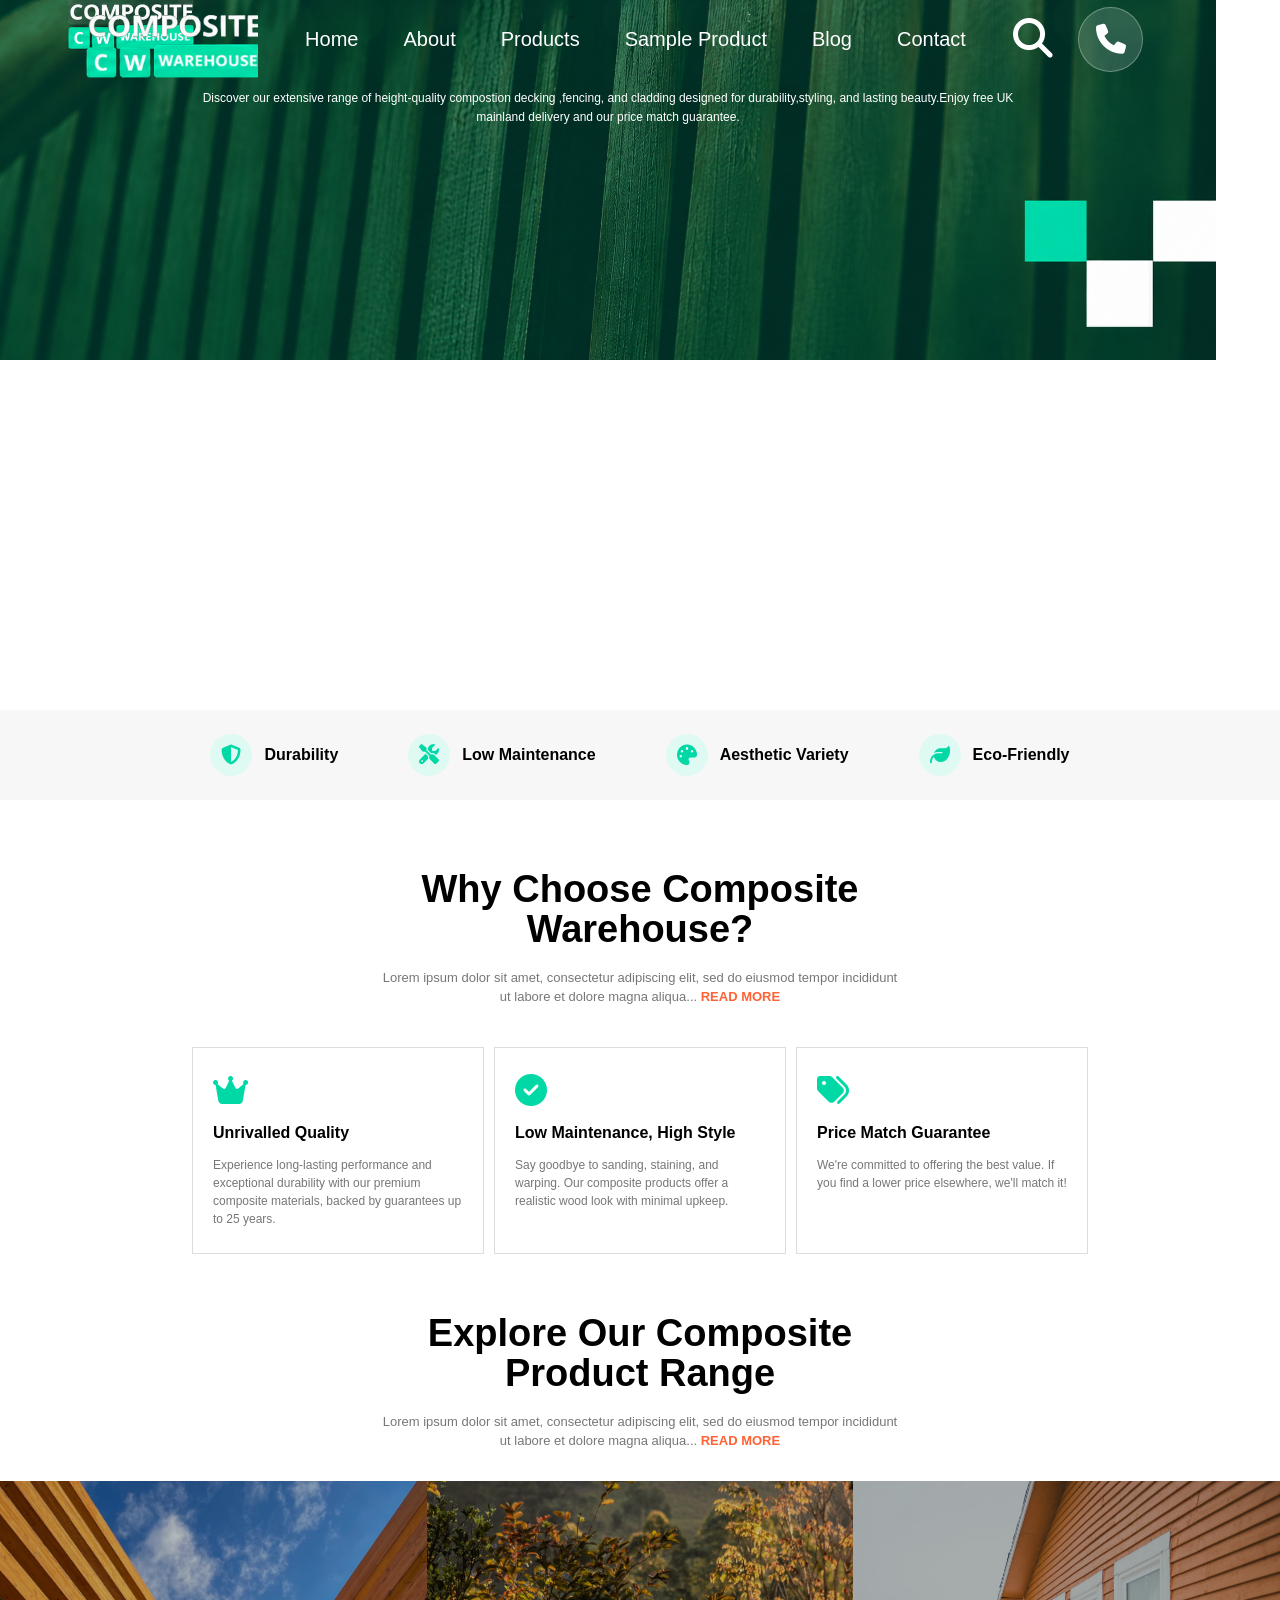
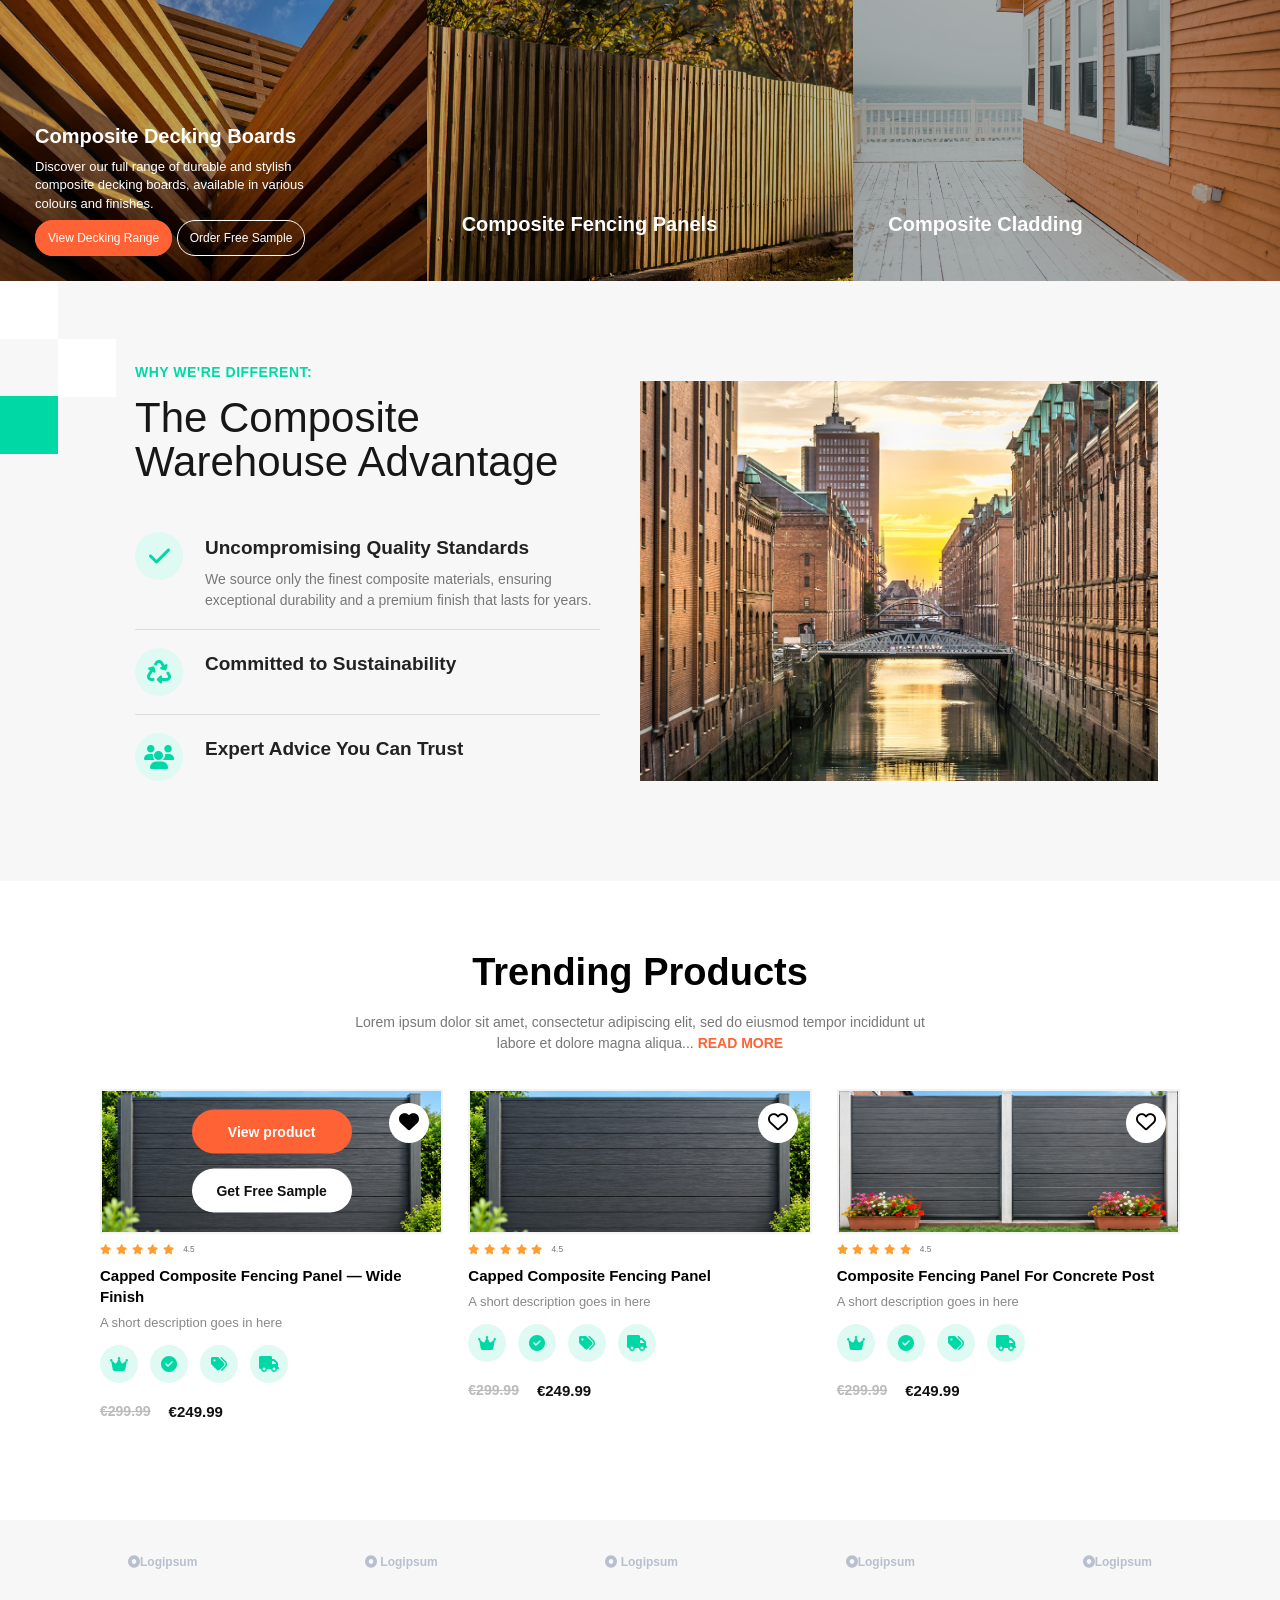
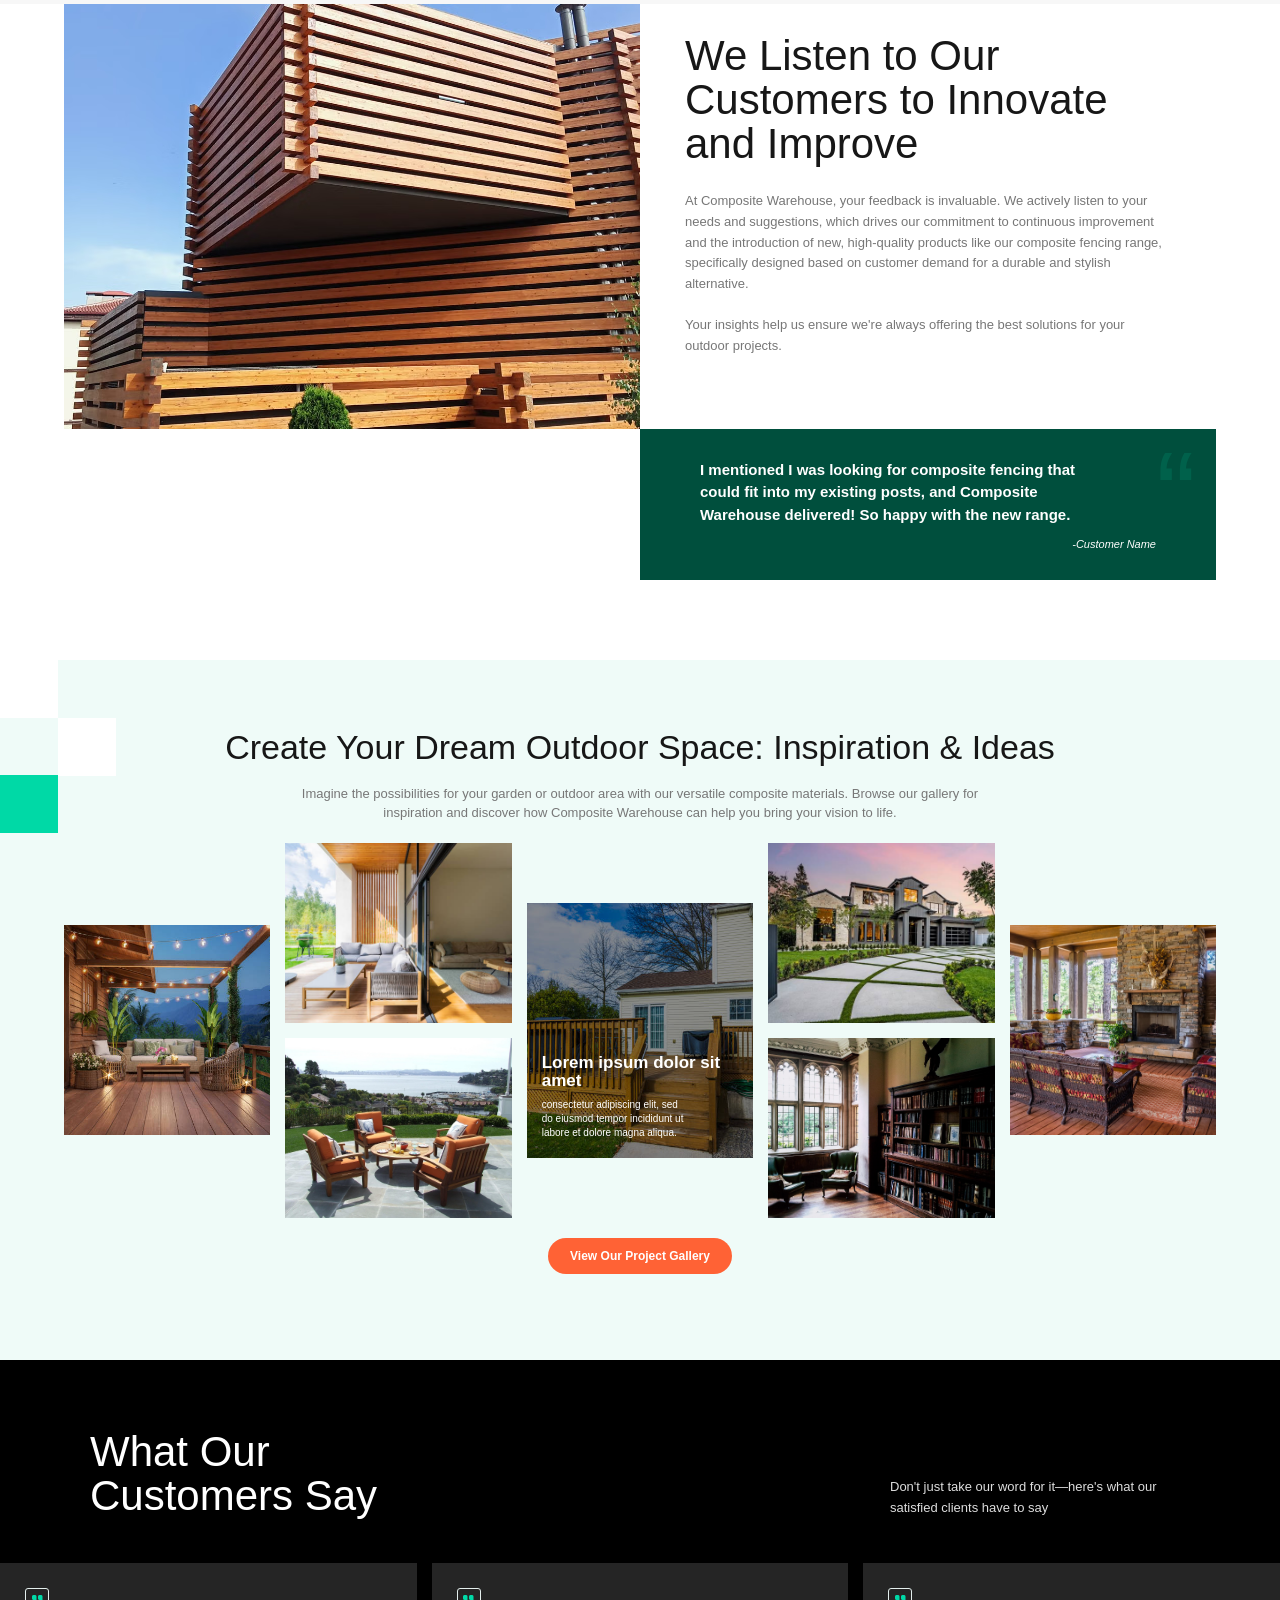
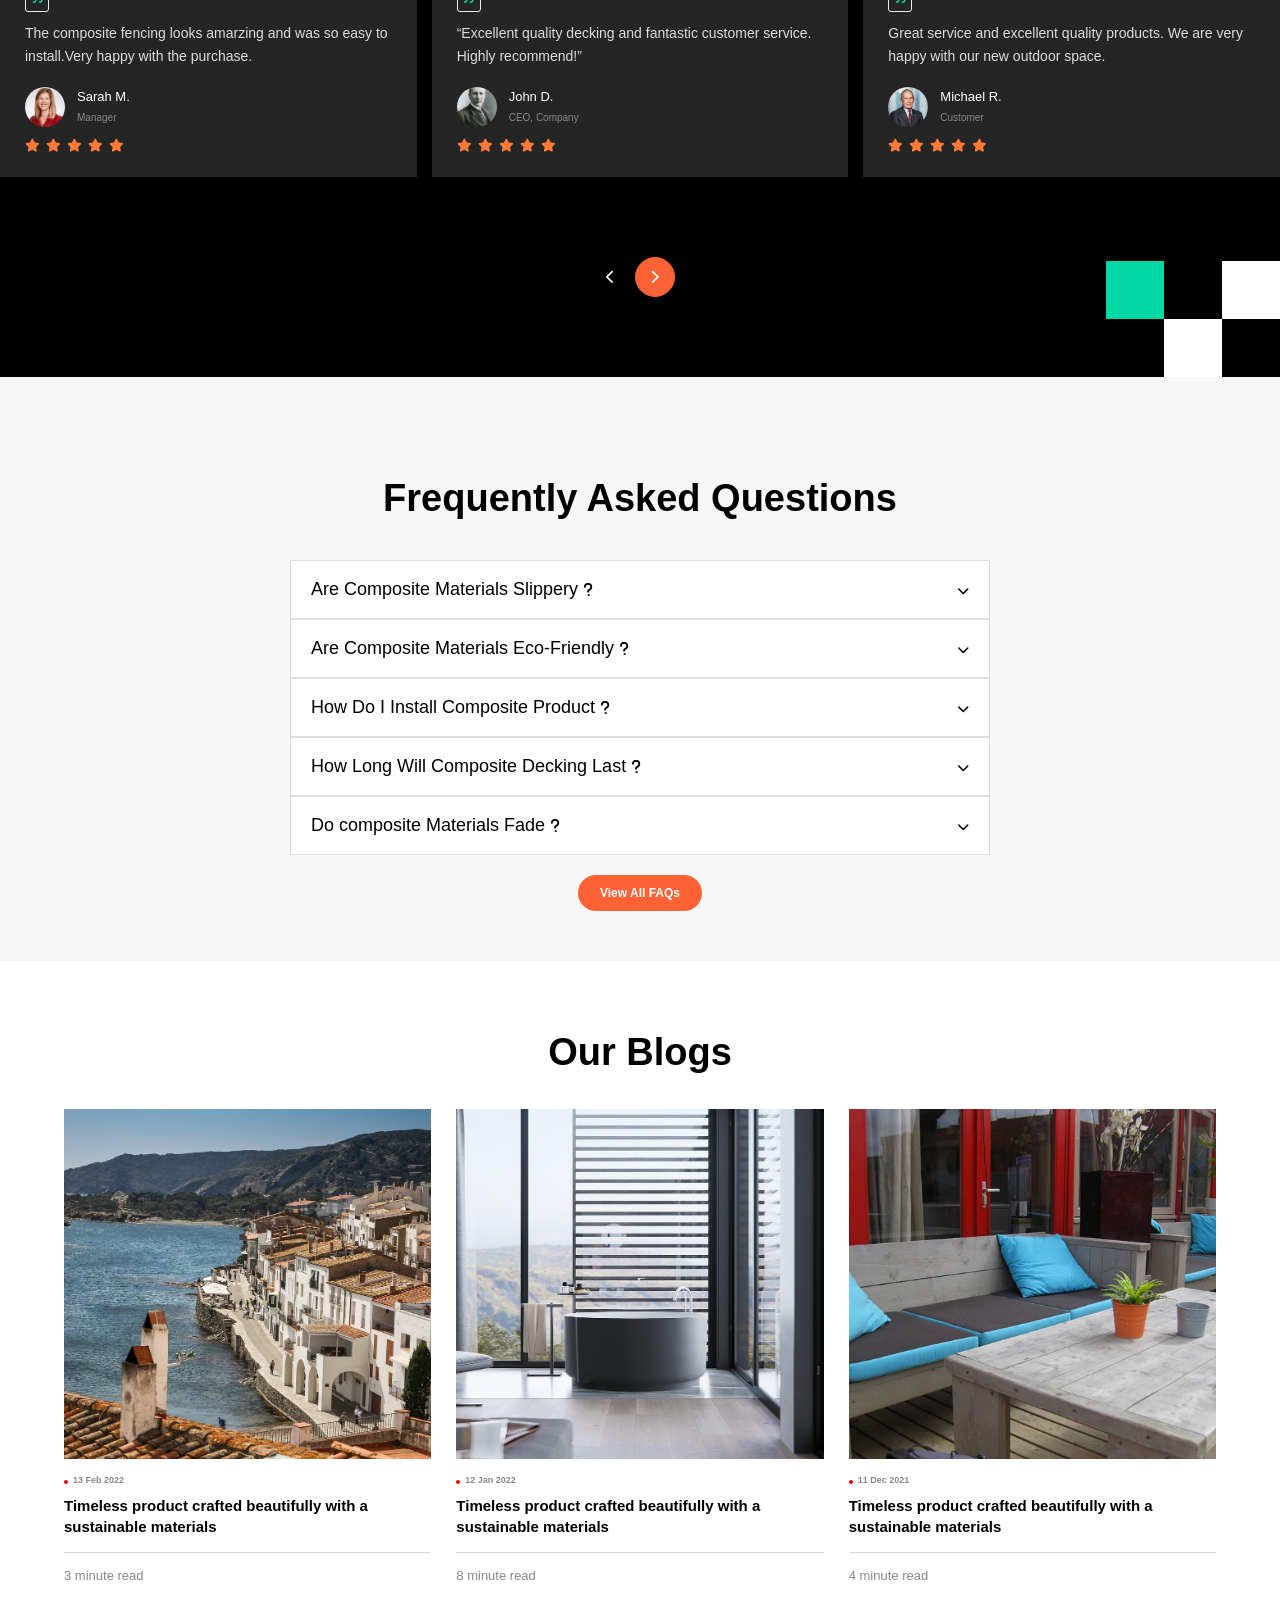
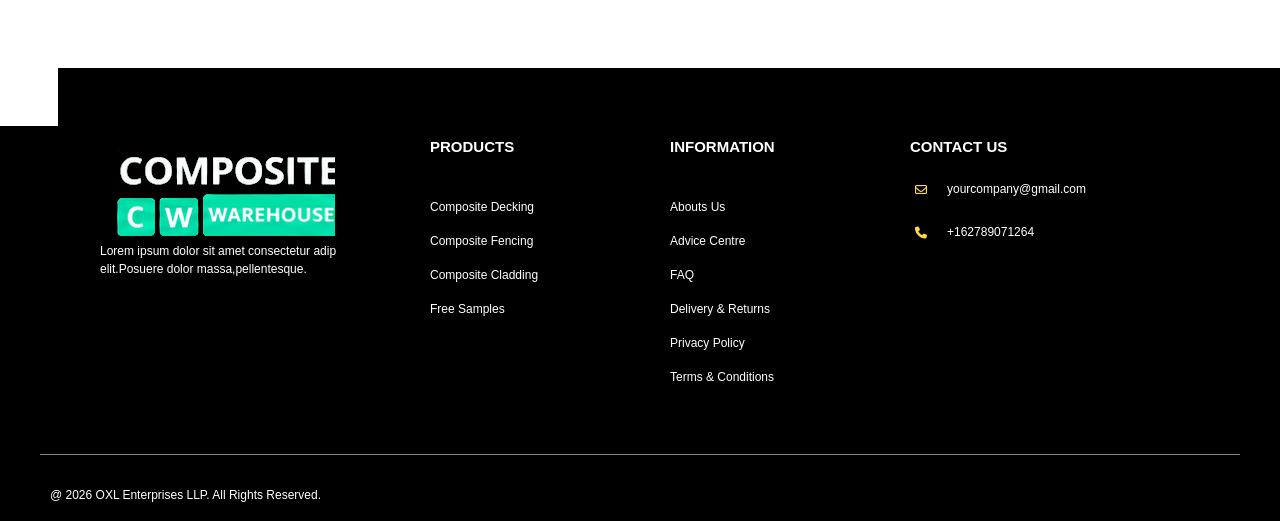
<file: index.html>
<!DOCTYPE html>
<html lang="en">

<head>
    <meta charset="UTF-8">
    <meta name="viewport" content="width=device-width, initial-scale=1.0">
    <link rel="stylesheet" href="https://cdnjs.cloudflare.com/ajax/libs/font-awesome/6.7.2/css/all.min.css">

    <link rel="stylesheet" href="style.css">

    <title>Website</title>
</head>

<body>
    <section class="hero">
        <div class="container">
            <div class="navbar">

                <div class="nav">
                    <img src="logo.png" alt="Logo" class="logo">
                    <div class="nav-links">
                        <a href="index.html">Home</a>
                        <a href="about.html">About</a>
                        <a href="products.html">Products</a>
                        <a href="sample.html">Sample Product</a>
                        <a href="blog.html">Blog</a>
                        <a href="contact.html">Contact</a>
                    </div>
                    <div class="nav-icons">
                        <span class="search">
                            <i class="fa-solid fa-magnifying-glass search-icon"></i>
                        </span>
                        <span class="call">
                            <i class="fa-solid fa-phone phone-icon"></i>
                        </span>
                    </div>
                </div>
                <div class="hero-content">
                    <p>
                        Discover our extensive range of height-quality compostion decking ,fencing, and cladding
                        designed
                        for
                        durability,styling, and lasting beauty.Enjoy free UK mainland delivery and our price match
                        guarantee.
                    </p>
                </div>

            </div>
        </div>

    </section>
    <section class="why-section">
        <div class="features">
            <div class="feature">
                <span><i class="fa-solid fa-shield-halved"></i></span>
                <p>Durability</p>
            </div>

            <div class="feature">
                <span><i class="fa-solid fa-screwdriver-wrench"></i></span>
                <p>Low Maintenance</p>
            </div>

            <div class="feature">
                <span><i class="fa-solid fa-palette"></i></span>
                <p>Aesthetic Variety</p>
            </div>

            <div class="feature">
                <span><i class="fa-solid fa-leaf"></i></span>
                <p>Eco-Friendly</p>
            </div>
        </div>
        <div class="section-heading">

            <h2>
                Why Choose Composite
                Warehouse?
            </h2>

            <p>
                Lorem ipsum dolor sit amet, consectetur adipiscing elit, sed do eiusmod tempor
                incididunt ut labore et dolore magna aliqua...
                <a href="#">READ MORE</a>
            </p>

        </div>
        <div class="cards">

            <div class="card">
                <div class="card-icon"> <i class="fa-solid fa-crown"></i></div>

                <h3>Unrivalled Quality</h3>

                <p>
                    Experience long-lasting performance and exceptional durability
                    with our premium composite materials, backed by guarantees
                    up to 25 years.
                </p>
            </div>


            <div class="card">
                <div class="card-icon"> <i class="fa-solid fa-circle-check"></i></div>

                <h3>
                    Low Maintenance,
                    High Style
                </h3>

                <p>
                    Say goodbye to sanding, staining, and warping. Our composite
                    products offer a realistic wood look with minimal upkeep.
                </p>
            </div>


            <div class="card">
                <div class="card-icon"> <i class="fa-solid fa-tags"></i></div>

                <h3>Price Match Guarantee</h3>

                <p>
                    We're committed to offering the best value. If you find a
                    lower price elsewhere, we'll match it!
                </p>
            </div>

        </div>
        <div class="product-heading">

            <h2>
                Explore Our Composite
                Product Range
            </h2>

            <p>
                Lorem ipsum dolor sit amet, consectetur adipiscing elit, sed do eiusmod tempor
                incididunt ut labore et dolore magna aliqua...
                <a href="#">READ MORE</a>
            </p>

        </div>
        <div class="products">

            <div class="product">
                <img src="project1.avif" alt="Composite Decking">

                <div class="product-content">
                    <h3>Composite Decking Boards</h3>
                    <p>
                        Discover our full range of durable and stylish composite
                        decking boards, available in various colours and finishes.
                    </p>

                    <div class="product-buttons">
                        <a href="products.html" class="btn1">View Decking Range</a>
                        <a href="sample.html" class="btn2">Order Free Sample</a>
                    </div>
                </div>
            </div>

            <div class="product">
                <img src="project3.avif" alt="Composite Fencing">

                <div class="product-content">
                    <h3>Composite Fencing Panels</h3>
                </div>
            </div>

            <div class="product">
                <img src="pro1.avif" alt="Composite Cladding">

                <div class="product-content">
                    <h3>Composite Cladding</h3>
                </div>
            </div>

        </div>

    </section>
    <section class="advantage">
        <div class="decor-box box-white"></div>
        <div class="decor-box box1-white"></div>
        <div class="decor-box box-green"></div>

        <div class="advantage-container">
            <div class="advantage-content">

                <span class="small-title">WHY WE'RE DIFFERENT:</span>

                <h2>
                    The Composite
                    Warehouse Advantage
                </h2>
                <div class="advantage-item">

                    <div class="advantage-icon">
                        <i class="fa-solid fa-check"></i>
                    </div>

                    <div>
                        <h3>Uncompromising Quality Standards</h3>

                        <p>
                            We source only the finest composite materials, ensuring
                            exceptional durability and a premium finish that lasts for years.
                        </p>
                    </div>

                </div>
                <div class="advantage-item">

                    <div class="advantage-icon">
                        <i class="fa-solid fa-recycle"></i>
                    </div>

                    <div>
                        <h3>Committed to Sustainability</h3>
                    </div>

                </div>
                <div class="advantage-item">

                    <div class="advantage-icon">
                        <i class="fa-solid fa-users"></i>
                    </div>

                    <div>
                        <h3>Expert Advice You Can Trust</h3>
                    </div>

                </div>

            </div>
            <div class="advantage-image">
                <img src="warehouse.jpg" alt="Composite Warehouse">
            </div>

        </div>

    </section>
    <section class="trending-section">

        <div class="container">

            <div class="section-title">
                <h2>Trending Products</h2>

                <p>
                    Lorem ipsum dolor sit amet, consectetur adipiscing elit,
                    sed do eiusmod tempor incididunt ut labore et dolore magna aliqua...
                    <a href="#">READ MORE</a>
                </p>
            </div>


            <div class="product-grid">
                <div class="product-card">

                    <div class="product-image">
                        <img src="image2.png" alt="Composite Fencing">

                        <button class="wishlist">
                            <i class="fa-solid fa-heart"></i>
                        </button>

                        <div class="product-overlay">
                            <a href="products.html" class="btn orange-btn">View product</a>
                            <a href="#" class="btn white-btn">Get Free Sample</a>
                        </div>
                    </div>

                    <div class="product-info">

                        <div class="rating">
                            <span>
                                <i class="fa-solid fa-star"></i>
                                <i class="fa-solid fa-star"></i>
                                <i class="fa-solid fa-star"></i>
                                <i class="fa-solid fa-star"></i>
                                <i class="fa-solid fa-star"></i>
                            </span>
                            <small>4.5</small>
                        </div>

                        <h3>Capped Composite Fencing Panel — Wide Finish</h3>

                        <p>A short description goes in here</p>

                        <div class="product-features">
                            <span><i class="fa-solid fa-crown"></i></span>
                            <span><i class="fa-solid fa-circle-check"></i></span>
                            <span><i class="fa-solid fa-tags"></i></span>
                            <span><i class="fa-solid fa-truck"></i></span>
                        </div>

                        <div class="price">
                            <del>€299.99</del>
                            <strong>€249.99</strong>
                        </div>

                    </div>

                </div>
                <div class="product-card">

                    <div class="product-image">
                        <img src="image2.png" alt="Composite Fencing">

                        <button class="wishlist">
                            <i class="fa-regular fa-heart"></i>
                        </button>
                    </div>

                    <div class="product-info">

                        <div class="rating">
                            <span><i class="fa-solid fa-star"></i>
                                <i class="fa-solid fa-star"></i>
                                <i class="fa-solid fa-star"></i>
                                <i class="fa-solid fa-star"></i>
                                <i class="fa-solid fa-star"></i></span>
                            <small>4.5</small>
                        </div>

                        <h3>Capped Composite Fencing Panel</h3>

                        <p>A short description goes in here</p>

                        <div class="product-features">
                            <span><i class="fa-solid fa-crown"></i></span>
                            <span><i class="fa-solid fa-circle-check"></i></span>
                            <span><i class="fa-solid fa-tags"></i></span>
                            <span><i class="fa-solid fa-truck"></i></span>
                        </div>

                        <div class="price">
                            <del>€299.99</del>
                            <strong>€249.99</strong>
                        </div>

                    </div>

                </div>
                <div class="product-card">

                    <div class="product-image">
                        <img src="image3.png" alt="Composite Fencing">

                        <button class="wishlist">
                            <i class="fa-regular fa-heart"></i>
                        </button>
                    </div>

                    <div class="product-info">

                        <div class="rating">
                            <span><i class="fa-solid fa-star"></i>
                                <i class="fa-solid fa-star"></i>
                                <i class="fa-solid fa-star"></i>
                                <i class="fa-solid fa-star"></i>
                                <i class="fa-solid fa-star"></i></span>
                            <small>4.5</small>
                        </div>

                        <h3>Composite Fencing Panel For Concrete Post</h3>

                        <p>A short description goes in here</p>

                        <div class="product-features">
                            <span><i class="fa-solid fa-crown"></i></span>
                            <span><i class="fa-solid fa-circle-check"></i></span>
                            <span><i class="fa-solid fa-tags"></i></span>
                            <span><i class="fa-solid fa-truck"></i></span>
                        </div>

                        <div class="price">
                            <del>€299.99</del>
                            <strong>€249.99</strong>
                        </div>

                    </div>

                </div>

            </div>

        </div>

    </section>

    <section class="brand-section">
        <div class="brands">
            <span><i class="fa-solid fa-circle-dot"></i>Logipsum</span>
            <span><i class="fa-solid fa-circle-dot"></i> Logipsum</span>
            <span><i class="fa-solid fa-circle-dot"></i> Logipsum</span>
            <span><i class="fa-solid fa-circle-dot"></i>Logipsum</span>
            <span><i class="fa-solid fa-circle-dot"></i>Logipsum</span>
        </div>
    </section>
    <section class="customer-section">

        <div class="customer-container">
            <div class="customer-image">
                <img src="product2.avif" alt="Composite products">
            </div>
            <div class="customer-content">

                <h2>
                    We Listen to Our<br>
                    Customers to Innovate<br>
                    and Improve
                </h2>

                <p>
                    At Composite Warehouse, your feedback is invaluable.
                    We actively listen to your needs and suggestions,
                    which drives our commitment to continuous improvement
                    and the introduction of new, high-quality products
                    like our composite fencing range, specifically designed
                    based on customer demand for a durable and stylish alternative.
                </p>

                <p>
                    Your insights help us ensure we're always offering
                    the best solutions for your outdoor projects.
                </p>

            </div>
            <div class="testimonial">

                <div class="quote">
                    “
                </div>

                <p>
                    I mentioned I was looking for composite fencing
                    that could fit into my existing posts, and Composite
                    Warehouse delivered! So happy with the new range.
                </p>

                <span>-Customer Name</span>

            </div>

        </div>

    </section>
    <section class="inspiration-section">
        <div class="decor-box box-white"></div>
        <div class="decor-box box1-white"></div>
        <div class="decor-box box-green"></div>



        <div class="inspiration-container">
            <div class="inspiration-heading">

                <h2>
                    Create Your Dream Outdoor
                    Space: Inspiration & Ideas
                </h2>

                <p>
                    Imagine the possibilities for your garden or outdoor area with our versatile composite materials.
                    Browse our gallery for inspiration and discover how Composite Warehouse can help you bring
                    your vision to life.
                </p>

            </div>
            <div class="gallery">
                <div class="gallery-item image1">
                    <img src="outerdoor.jpg" alt="Outdoor space">
                </div>

                <div class="gallery-item image2">
                    <img src="outerdeck.jpg" alt="Outdoor deck">
                </div>

                <div class="gallery-item center-image">

                    <img src="outerproject.jpg" alt="Outdoor project">

                    <div class="gallery-overlay">

                        <h3>
                            Lorem ipsum dolor
                            sit amet
                        </h3>
                        <p>
                            consectetur adipiscing elit, sed do
                            eiusmod tempor incididunt ut labore
                            et dolore magna aliqua.
                        </p>

                    </div>

                </div>

                <div class="gallery-item image4">
                    <img src="outdoor area.jpg" alt="Outdoor area">
                </div>
                <div class="gallery-item image5">
                    <img src="img.jpg" alt="Outdoor deck">
                </div>

                <div class="gallery-item image6">
                    <img src="green area.jpg" alt="Garden deck">
                </div>

                <div class="gallery-item image7">
                    <img src="space.jpg" alt="Garden deck">
                </div>


            </div>
            <a href="sample.html" class="gallery-btn">
                View Our Project Gallery
            </a>

        </div>

    </section>
    <section class="testimonial-section">

        <div class="testimonial-top">

            <div class="testimonial-heading">
                <h2>What Our Customers Say</h2>
            </div>

            <div class="testimonial-intro">
                <p>
                    Don't just take our word for it—here's what
                    our satisfied clients have to say
                </p>
            </div>

        </div>


        <div class="testimonial-cards">
            <div class="testimonial-card">

                <div class="quote-icon">
                    <i class="fa-solid fa-quote-right"></i>
                </div>

                <p class="review">
                    The composite fencing looks amarzing and was so easy to install.Very happy with the purchase.
                </p>

                <div class="customer-info">

                    <img src="sara.jpg" alt="Customer">

                    <div>
                        <h4>Sarah M.</h4>
                        <span>Manager</span>
                    </div>

                </div>

                <div class="stars">
                    <i class="fa-solid fa-star"></i>
                    <i class="fa-solid fa-star"></i>
                    <i class="fa-solid fa-star"></i>
                    <i class="fa-solid fa-star"></i>
                    <i class="fa-solid fa-star"></i>
                </div>

            </div>
            <div class="testimonial-card">

                <div class="quote-icon">
                    <i class="fa-solid fa-quote-right"></i>
                </div>

                <p class="review">
                    “Excellent quality decking and fantastic customer
                    service. Highly recommend!”
                </p>

                <div class="customer-info">

                    <img src="john.jpg" alt="Customer">

                    <div>
                        <h4>John D.</h4>
                        <span>CEO, Company</span>
                    </div>
                </div>
                <div class="stars">
                    <i class="fa-solid fa-star"></i>
                    <i class="fa-solid fa-star"></i>
                    <i class="fa-solid fa-star"></i>
                    <i class="fa-solid fa-star"></i>
                    <i class="fa-solid fa-star"></i>
                </div>
            </div>
            <div class="testimonial-card">
                <div class="quote-icon">
                    <i class="fa-solid fa-quote-right"></i>
                </div>
                <p class="review">
                    Great service and excellent quality products.
                    We are very happy with our new outdoor space.
                </p>
                <div class="customer-info">
                    <img src="mic.jpg" alt="Customer">
                    <div>
                        <h4>Michael R.</h4>
                        <span>Customer</span>
                    </div>
                </div>
                <div class="stars">
                    <i class="fa-solid fa-star"></i>
                    <i class="fa-solid fa-star"></i>
                    <i class="fa-solid fa-star"></i>
                    <i class="fa-solid fa-star"></i>
                    <i class="fa-solid fa-star"></i>
                </div>
            </div>
        </div>
        <div class="testimonial-arrow">
            <button class="button1">
                <i class="fa-solid fa-chevron-left"></i>
            </button>
            <button class="button2">
                <i class="fa-solid fa-chevron-right"></i>
            </button>
        </div>
        <div class="testimonial-boxes">
            <div class="green-box"></div>
            <div class="white-box"></div>
            <div class="white-box2"></div>
        </div>
    </section>
    <section class="option-section">
        <div class="main-heading">
            <h2>Frequently Asked Questions</h2>
            <div class="accordion">
                <details>
                    <summary>Are Composite Materials Slippery <i class="fa fa-question"
                            style="color: black; font-size: 15px;"></i></summary>
                    <div class="content">
                        While Traditional wood decking can become slippery our composite decking is designed with a low
                        slip resistance
                        offering a safe surface, espically in wet conditions.With an average PTV of 33,it present a low
                        to medium slip risk.
                    </div>
                </details>
                <details>
                    <summary>Are Composite Materials Eco-Friendly <i class="fa fa-question"
                            style="color: black; font-size: 15px;"></i></summary>
                    <div class="content">
                        While Traditional wood decking can become slippery our composite decking is designed with a low
                        slip resistance
                        offering a safe surface, espically in wet conditions.With an average PTV of 33,it present a low
                        to medium slip risk.
                    </div>
                </details>
                <details>
                    <summary>How Do I Install Composite Product <i class="fa fa-question"
                            style="color: black; font-size: 15px;"></i></summary>
                    <div class="content">
                        While Traditional wood decking can become slippery our composite decking is designed with a low
                        slip resistance
                        offering a safe surface, espically in wet conditions.With an average PTV of 33,it present a low
                        to medium slip risk.
                    </div>
                </details>
                <details>
                    <summary>How Long Will Composite Decking Last <i class="fa fa-question"
                            style="color:black; font-size: 15px;"></i></summary>
                    <div class="content">
                        While Traditional wood decking can become slippery our composite decking is designed with a low
                        slip resistance
                        offering a safe surface, espically in wet conditions.With an average PTV of 33,it present a low
                        to medium slip risk.
                    </div>
                </details>
                <details>
                    <summary>Do composite Materials Fade <i class="fa fa-question"
                            style="color:black; font-size: 15px;"></i></summary>
                    <div class="content">
                        While Traditional wood decking can become slippery our composite decking is designed with a low
                        slip resistance
                        offering a safe surface, espically in wet conditions.With an average PTV of 33,it present a low
                        to medium slip risk.
                    </div>
                </details>
            </div>
            <a href="sample.html" class="gallery-btn">View All FAQs</a>
        </div>
    </section>
    <section class="trending-section">
        <div class="section-title">
            <h2>Our Blogs</h2>
        </div>
        <div class="product-grid">
            <div class="blog-card">

                <div class="blog-image">
                    <img src="blog1.jpg" alt="Composite Fencing">
                </div>
                <div class="blog-info">
                    <h5> <i class="fa-solid fa-circle red-dot"></i>13 Feb 2022</h5>
                    <h3>Timeless product crafted beautifully with a sustainable materials</h3>
                    <p>3 minute read</p>
                </div>

            </div>
            <div class="blog-card">
                <div class="blog-image">
                    <img src="blog2.jpg" alt="Composite Fencing">
                </div>
                <div class="blog-info">
                    <h5> <i class="fa-solid fa-circle red-dot"></i>12 Jan 2022</h5>
                    <h3>Timeless product crafted beautifully with a sustainable materials</h3>
                    <p> 8 minute read</p>
                </div>
            </div>
            <div class="blog-card">
                <div class="blog-image">
                    <img src="blog3.jpg" alt="Composite Fencing">
                </div>
                <div class="blog-info">
                    <h5> <i class="fa-solid fa-circle red-dot"></i>11 Dec 2021</h5>
                    <h3>Timeless product crafted beautifully with a sustainable materials</h3>
                    <p>4 minute read</p>
                </div>
            </div>
        </div>
    </section>
    <section class="footer-section">
        <div class="decor-box box-white"></div>
        <div class="container">
            <div class="footer-content">
                <div class="footer-grid">
                    <div class="footer-about">
                        <img src="logo.png" alt="Logo">
                        <p>
                            Lorem ipsum dolor sit amet consectetur adip
                            elit.Posuere dolor massa,pellentesque.
                        </p>

                    </div>
                    <div class="footer-links">
                        <h3>PRODUCTS</h3>

                        <a>Composite Decking</a>
                        <a>Composite Fencing</a>
                        <a>Composite Cladding</a>
                        <a>Free Samples</a>
                    </div>
                    <div class="footer-company">
                        <h3>INFORMATION</h3>
                        <a>Abouts Us</a>
                        <a>Advice Centre</a>
                        <a>FAQ</a>
                        <a>Delivery & Returns</a>
                        <a>Privacy Policy</a>
                        <a>Terms & Conditions</a>
                    </div>

                    <div class="footer-contact">
                        <h3>CONTACT US</h3>
                        <p>
                            <i class="fa-regular fa-envelope"></i>
                            <span>yourcompany@gmail.com</span>
                        </p>
                        <p>
                            <i class="fa-solid fa-phone"></i>
                            <span>+162789071264</span>
                        </p>
                    </div>
                </div>
            </div>
            <footer class="footer-bottom">
                <p>@ 2026 OXL Enterprises LLP. All Rights Reserved.</p>
            </footer>
        </div>
    </section>
    <script src="script.js"></script>
</body>

</html>
</file>
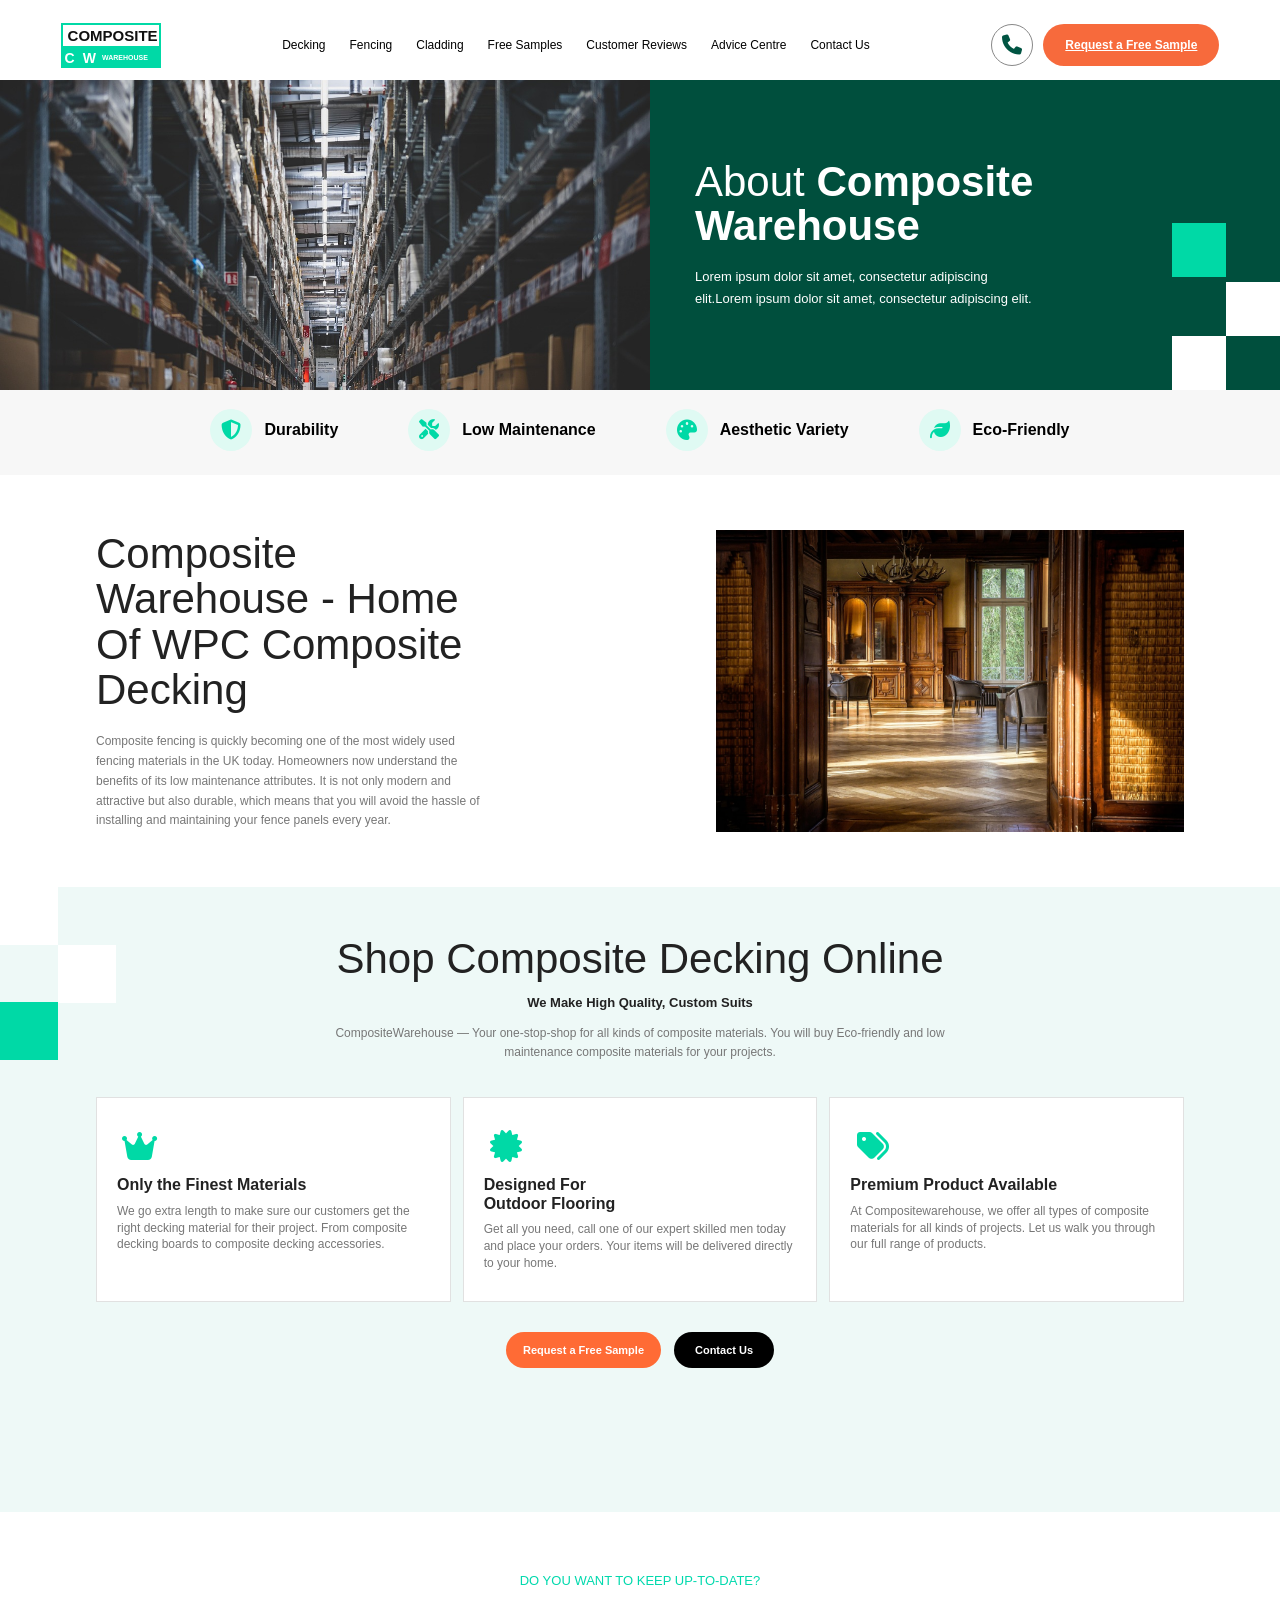
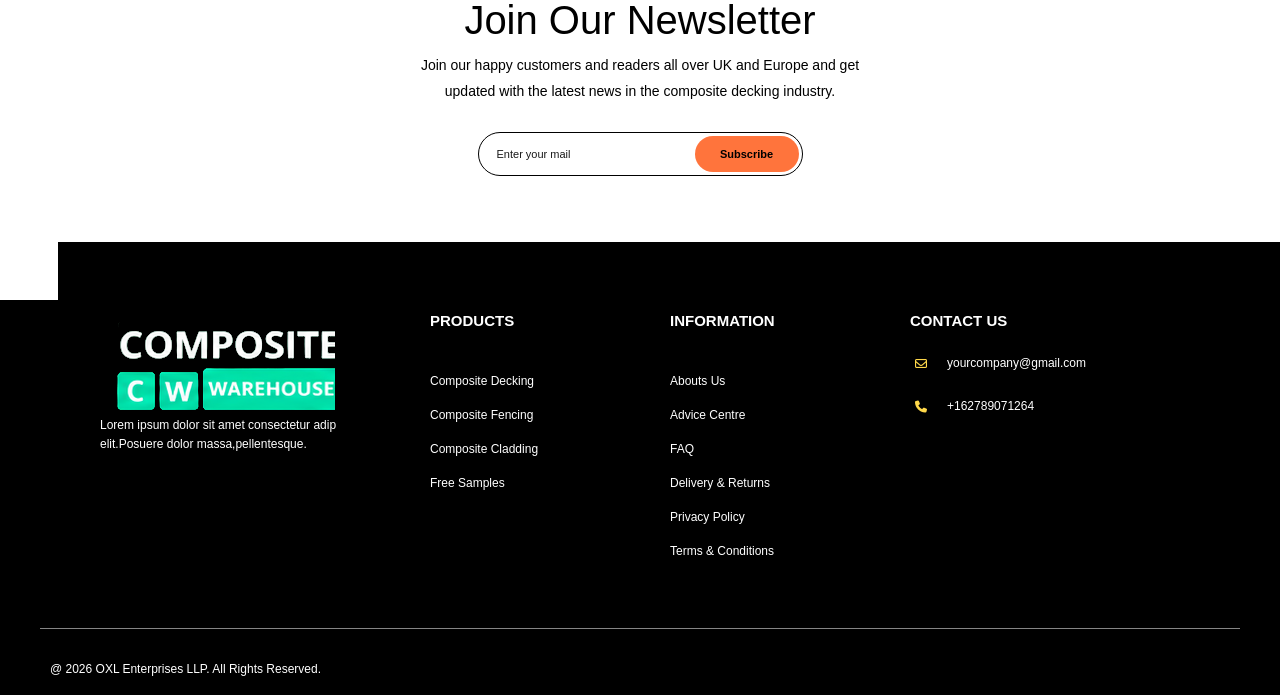
<file: about.html>
<!DOCTYPE html>
<html lang="en">

<head>
    <meta charset="UTF-8">
    <meta name="viewport" content="width=device-width, initial-scale=1.0">
    <title>website</title>
    <link rel="stylesheet" href="https://cdnjs.cloudflare.com/ajax/libs/font-awesome/6.7.2/css/all.min.css">
    <link rel="stylesheet" href="style.css">
</head>

<body>
    <header class="cw-header">
        <div class="cw-brand">
            <div class="cw-brand-name">
                COMPOSITE
            </div>
            <div class="cw-brand-bottom">
                <span>C</span>
                <span>W</span>
                <small>WAREHOUSE</small>
            </div>
        </div>
        <nav class="cw-navigation">

            <a href="#">Decking</a>
            <a href="#">Fencing</a>
            <a href="#">Cladding</a>
            <a href="#">Free Samples</a>
            <a href="#">Customer Reviews</a>
            <a href="#">Advice Centre</a>
            <a href="#">Contact Us</a>

        </nav>
        <div class="cw-header-actions">

            <button class="cw-call-button">
                <i class="fa-solid fa-phone phone-icon"></i>
            </button>

      
                 <a href="sample.html" class="cw-sample-button">
                    Request a Free Sample
                </a>
            

        </div>

    </header>
    <section class="cw-hero">
        <div class="cw-hero-image">

            <img src="aboutwarehouse.jpg" alt=" Composite Fencing">

        </div>
        <div class="cw-hero-content">

            <div class="cw-hero-text">

                <h1>
                    About
                    <strong>Composite Warehouse</strong>
                </h1>

                <p>
                    Lorem ipsum dolor sit amet, consectetur adipiscing
                    elit.Lorem ipsum dolor sit amet, consectetur
                    adipiscing elit.
                </p>

            </div>
            <div class="cw-decoration cw-green-square"></div>

            <div class="cw-decoration cw-white-square-one"></div>

            <div class="cw-decoration cw-white-square-two"></div>

        </div>

    </section>
    <section class="why-section">
        <div class="features1">
            <div class="feature1">
                <span><i class="fa-solid fa-shield-halved"></i></span>
                <p>Durability</p>
            </div>

            <div class="feature1">
                <span><i class="fa-solid fa-screwdriver-wrench"></i></span>
                <p>Low Maintenance</p>
            </div>

            <div class="feature1">
                <span><i class="fa-solid fa-palette"></i></span>
                <p>Aesthetic Variety</p>
            </div>

            <div class="feature1">
                <span><i class="fa-solid fa-leaf"></i></span>
                <p>Eco-Friendly</p>
            </div>
        </div>
    </section>
    <section class="warehouse-section">

        <div class="warehouse-container">
            <div class="warehouse-content">

                <h1>
                    Composite Warehouse
                    - Home Of WPC
                    Composite Decking
                </h1>

                <p>
                    Composite fencing is quickly becoming one of the most widely
                    used fencing materials in the UK today. Homeowners now
                    understand the benefits of its low maintenance attributes.
                    It is not only modern and attractive but also durable, which
                    means that you will avoid the hassle of installing and
                    maintaining your fence panels every year.
                </p>

            </div>
            <div class="warehouse-image">
                <img src="about1.jpg" alt="Composite Decking">
            </div>

        </div>

    </section>
    <section class="shop-section">
        <div class="decor-box box-white"></div>
        <div class="decor-box box1-white"></div>
        <div class="decor-box box-green"></div>

        <div class="shop-container">
            <div class="shop-heading">
                <h1>
                    Shop Composite
                    Decking Online
                </h1>
                <h3>We Make High Quality, Custom Suits</h3>
                <p>
                    CompositeWarehouse — Your one-stop-shop for all kinds of composite materials.
                    You will buy Eco-friendly and low maintenance composite materials for your projects.
                </p>
            </div>
            <div class="shop-cards">
                <div class="shop-card">
                    <div class="shop-icon">
                        <i class="fa-solid fa-crown"></i>
                    </div>
                    <h2>Only the Finest Materials</h2>
                    <p>
                        We go extra length to make sure our customers get the right decking
                        material for their project. From composite decking boards to composite
                        decking accessories.
                    </p>
                </div>
                <div class="shop-card">
                    <div class="shop-icon">
                        <i class="fa-solid fa-certificate"></i>
                    </div>
                    <h2>Designed For<br>Outdoor Flooring</h2>
                    <p>
                        Get all you need, call one of our expert skilled men today and place
                        your orders. Your items will be delivered directly to your home.
                    </p>
                </div>
                <div class="shop-card">
                    <div class="shop-icon">
                        <i class="fa-solid fa-tags"></i>
                    </div>
                    <h2>Premium Product Available</h2>
                    <p>
                        At Compositewarehouse, we offer all types of composite materials for
                        all kinds of projects. Let us walk you through our full range of products.
                    </p>
                </div>
            </div>
            <div class="shop-buttons">
                <a href="sample.html" class="sample-button">
                    Request a Free Sample
                </a>
                <a href="contact.html" class="contact-button">
                    Contact Us
                </a>
            </div>
        </div>
    </section>
    <section class="newsletter-section1">
      
        <div class="newsletter-content1">

            <span class="newsletter-small-title1">
                DO YOU WANT TO KEEP UP-TO-DATE?
            </span>

            <h2>Join Our Newsletter</h2>

            <p>
                Join our happy customers and readers all over UK and Europe and get<br>
                updated with the latest news in the composite decking industry.
            </p>
            <form class="newsletter-form1">

                <input type="email" placeholder="Enter your mail">

                <button type="submit1">
                    Subscribe
                </button>

            </form>

        </div>

    </section>
    <section class="footer-section">
        <div class="decor-box box-white"></div>
        <div class="container">
            <div class="footer-content">
                <div class="footer-grid">
                    <div class="footer-about">
                        <img src="logo.png" alt="Logo">
                        <p>
                            Lorem ipsum dolor sit amet consectetur adip
                            elit.Posuere dolor massa,pellentesque.
                        </p>

                    </div>
                    <div class="footer-links">
                        <h3>PRODUCTS</h3>

                        <a>Composite Decking</a>
                        <a>Composite Fencing</a>
                        <a>Composite Cladding</a>
                        <a>Free Samples</a>
                    </div>
                    <div class="footer-company">
                        <h3>INFORMATION</h3>
                        <a>Abouts Us</a>
                        <a>Advice Centre</a>
                        <a>FAQ</a>
                        <a>Delivery & Returns</a>
                        <a>Privacy Policy</a>
                        <a>Terms & Conditions</a>
                    </div>

                    <div class="footer-contact">
                        <h3>CONTACT US</h3>
                        <p>
                            <i class="fa-regular fa-envelope"></i>
                            <span>yourcompany@gmail.com</span>
                        </p>
                        <p>
                            <i class="fa-solid fa-phone"></i>
                            <span>+162789071264</span>
                        </p>
                    </div>
                </div>
            </div>
            <footer class="footer-bottom">
                <p>@ 2026 OXL Enterprises LLP. All Rights Reserved.</p>
            </footer>
        </div>
    </section>

</body>

</html>
</file>
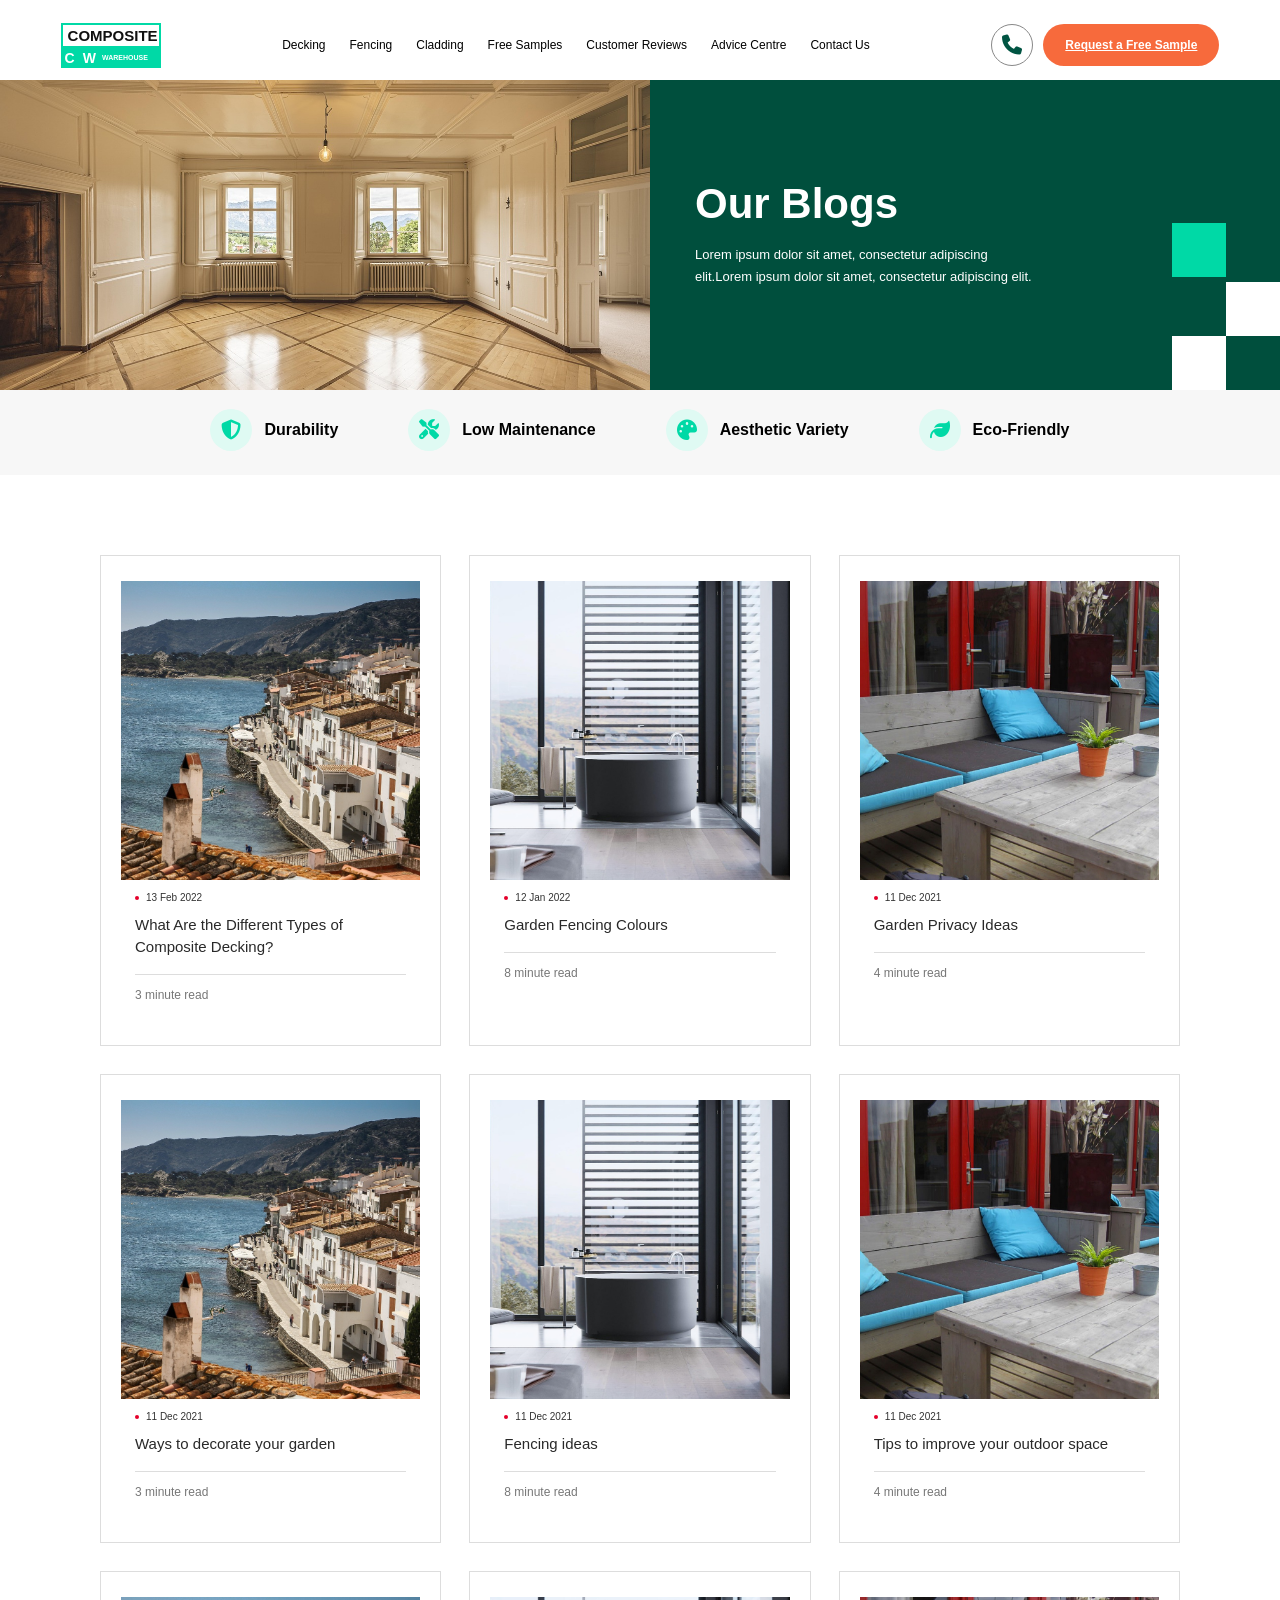
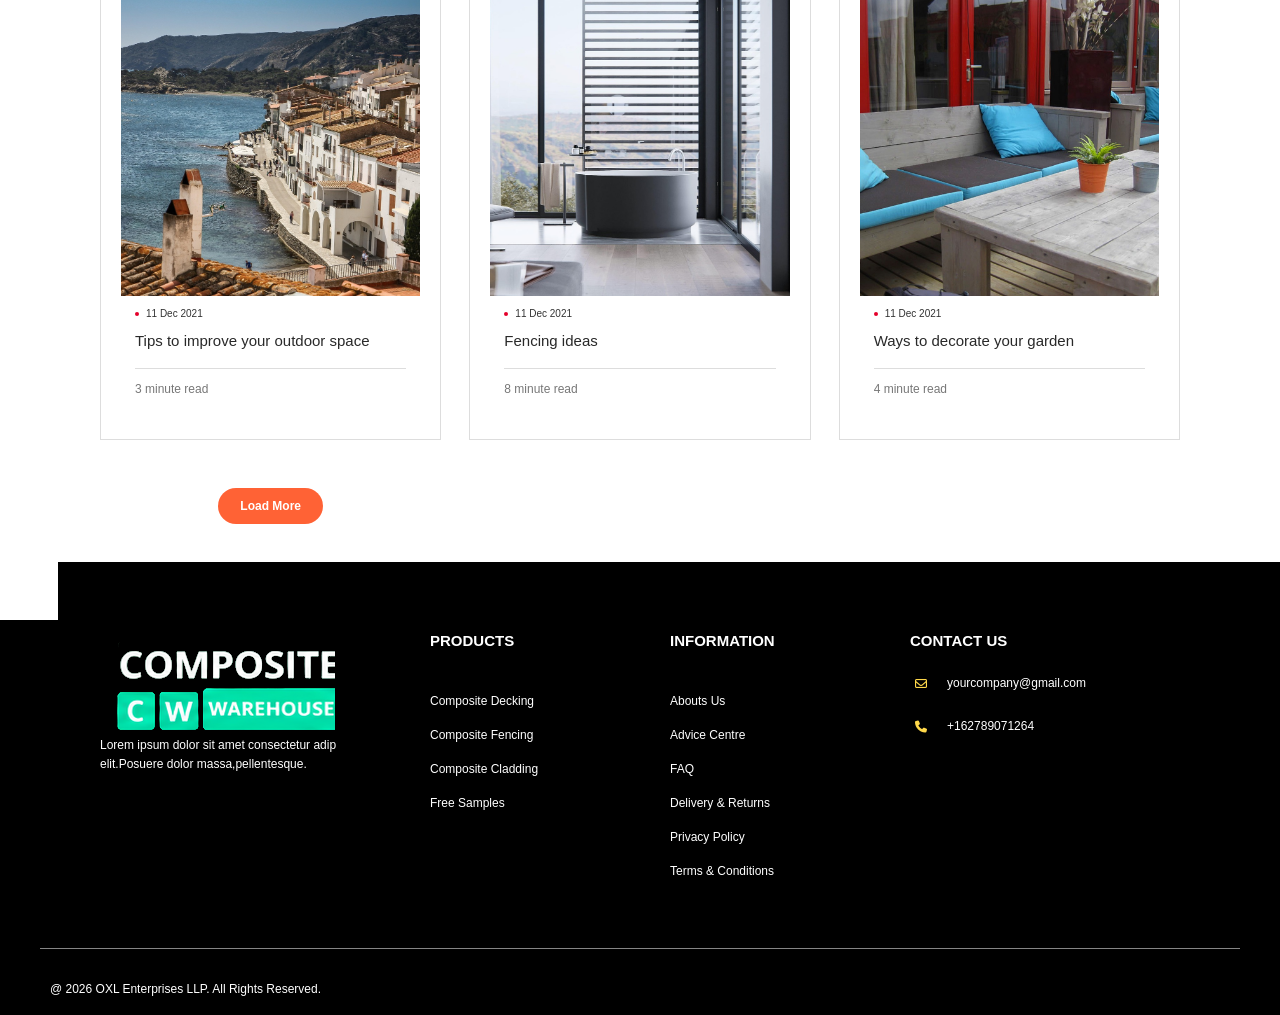
<file: blog.html>
<!DOCTYPE html>
<html lang="en">

<head>
    <meta charset="UTF-8">
    <meta name="viewport" content="width=device-width, initial-scale=1.0">
    <title>website</title>
    <link rel="stylesheet" href="https://cdnjs.cloudflare.com/ajax/libs/font-awesome/6.7.2/css/all.min.css">
    <link rel="stylesheet" href="style.css">
</head>

<body>
    <header class="cw-header">
        <div class="cw-brand">
            <div class="cw-brand-name">
                COMPOSITE
            </div>
            <div class="cw-brand-bottom">
                <span>C</span>
                <span>W</span>
                <small>WAREHOUSE</small>
            </div>
        </div>
        <nav class="cw-navigation">

            <a href="#">Decking</a>
            <a href="#">Fencing</a>
            <a href="#">Cladding</a>
            <a href="#">Free Samples</a>
            <a href="#">Customer Reviews</a>
            <a href="#">Advice Centre</a>
            <a href="#">Contact Us</a>

        </nav>
        <div class="cw-header-actions">

            <button class="cw-call-button">
                <i class="fa-solid fa-phone phone-icon"></i>
            </button>

            <a href="sample.html" class="cw-sample-button">
                    Request a Free Sample
                </a>

        </div>

    </header>
    <section class="cw-hero">
        <div class="cw-hero-image">

            <img src="blog4.jpg" alt=" Composite Fencing">

        </div>
        <div class="cw-hero-content">

            <div class="cw-hero-text">

                <h1>
                    <strong>Our Blogs</strong>
                </h1>

                <p>
                    Lorem ipsum dolor sit amet, consectetur adipiscing
                    elit.Lorem ipsum dolor sit amet, consectetur
                    adipiscing elit.
                </p>

            </div>
            <div class="cw-decoration cw-green-square"></div>

            <div class="cw-decoration cw-white-square-one"></div>

            <div class="cw-decoration cw-white-square-two"></div>

        </div>

    </section>
    <section class="why-section">
        <div class="features1">
            <div class="feature1">
                <span><i class="fa-solid fa-shield-halved"></i></span>
                <p>Durability</p>
            </div>

            <div class="feature1">
                <span><i class="fa-solid fa-screwdriver-wrench"></i></span>
                <p>Low Maintenance</p>
            </div>

            <div class="feature1">
                <span><i class="fa-solid fa-palette"></i></span>
                <p>Aesthetic Variety</p>
            </div>

            <div class="feature1">
                <span><i class="fa-solid fa-leaf"></i></span>
                <p>Eco-Friendly</p>
            </div>
        </div>
    </section>
    <section class="articles">
        <article class="card">
            <div class="image-wrapper">
                <img src="blog1.jpg" alt="Composite decking" />
            </div>

            <div class="card-content">
                <div class="date">
                    <span class="dot"></span>
                    <span>13 Feb 2022</span>
                </div>

                <h2>
                    What Are the Different Types of
                    Composite Decking?
                </h2>

                <div class="divider"></div>

                <p class="reading-time">3 minute read</p>
            </div>
        </article>
        <article class="card">
            <div class="image-wrapper">
                <img src="blog2.jpg" alt="Garden fencing" />
            </div>

            <div class="card-content">
                <div class="date">
                    <span class="dot"></span>
                    <span>12 Jan 2022</span>
                </div>

                <h2>Garden Fencing Colours</h2>

                <div class="divider"></div>

                <p class="reading-time">8 minute read</p>
            </div>
        </article>
        <article class="card">
            <div class="image-wrapper">
                <img src="blog3.jpg" alt="Garden privacy" />
            </div>

            <div class="card-content">
                <div class="date">
                    <span class="dot"></span>
                    <span>11 Dec 2021</span>
                </div>

                <h2>Garden Privacy Ideas</h2>

                <div class="divider"></div>

                <p class="reading-time">4 minute read</p>
            </div>
        </article>
        <article class="card">
            <div class="image-wrapper">
                <img src="blog1.jpg" alt="Garden privacy" />
            </div>

            <div class="card-content">
                <div class="date">
                    <span class="dot"></span>
                    <span>11 Dec 2021</span>
                </div>

                <h2>Ways to decorate your garden</h2>

                <div class="divider"></div>

                <p class="reading-time">3 minute read</p>
            </div>
        </article>
        <article class="card">
            <div class="image-wrapper">
                <img src="blog2.jpg" alt="Garden privacy" />
            </div>

            <div class="card-content">
                <div class="date">
                    <span class="dot"></span>
                    <span>11 Dec 2021</span>
                </div>

                <h2>Fencing ideas</h2>

                <div class="divider"></div>

                <p class="reading-time">8 minute read</p>
            </div>
        </article>
        <article class="card">
            <div class="image-wrapper">
                <img src="blog3.jpg" alt="Garden privacy" />
            </div>

            <div class="card-content">
                <div class="date">
                    <span class="dot"></span>
                    <span>11 Dec 2021</span>
                </div>

                <h2>Tips to improve your outdoor space</h2>

                <div class="divider"></div>

                <p class="reading-time">4 minute read</p>
            </div>
        </article>
        <article class="card">
            <div class="image-wrapper">
                <img src="blog1.jpg" alt="Garden privacy" />
            </div>

            <div class="card-content">
                <div class="date">
                    <span class="dot"></span>
                    <span>11 Dec 2021</span>
                </div>

                <h2>Tips to improve your outdoor space</h2>

                <div class="divider"></div>

                <p class="reading-time">3 minute read</p>
            </div>
        </article>
        <article class="card">
            <div class="image-wrapper">
                <img src="blog2.jpg" alt="Garden privacy" />
            </div>

            <div class="card-content">
                <div class="date">
                    <span class="dot"></span>
                    <span>11 Dec 2021</span>
                </div>

                <h2>Fencing ideas</h2>

                <div class="divider"></div>

                <p class="reading-time">8 minute read</p>
            </div>
        </article>
        <article class="card">
            <div class="image-wrapper">
                <img src="blog3.jpg" alt="Garden privacy" />
            </div>

            <div class="card-content">
                <div class="date">
                    <span class="dot"></span>
                    <span>11 Dec 2021</span>
                </div>

                <h2>Ways to decorate your garden</h2>

                <div class="divider"></div>

                <p class="reading-time">4 minute read</p>
            </div>
        </article>
        <div>
            <a href="bloginner.html" class="gallery-btn">
                Load More
            </a>
        </div>

    </section>
    <section class="footer-section">
        <div class="decor-box box-white"></div>
        <div class="container">
            <div class="footer-content">
                <div class="footer-grid">
                    <div class="footer-about">
                        <img src="logo.png" alt="Logo">
                        <p>
                            Lorem ipsum dolor sit amet consectetur adip
                            elit.Posuere dolor massa,pellentesque.
                        </p>

                    </div>
                    <div class="footer-links">
                        <h3>PRODUCTS</h3>

                        <a>Composite Decking</a>
                        <a>Composite Fencing</a>
                        <a>Composite Cladding</a>
                        <a>Free Samples</a>
                    </div>
                    <div class="footer-company">
                        <h3>INFORMATION</h3>
                        <a>Abouts Us</a>
                        <a>Advice Centre</a>
                        <a>FAQ</a>
                        <a>Delivery & Returns</a>
                        <a>Privacy Policy</a>
                        <a>Terms & Conditions</a>
                    </div>

                    <div class="footer-contact">
                        <h3>CONTACT US</h3>
                        <p>
                            <i class="fa-regular fa-envelope"></i>
                            <span>yourcompany@gmail.com</span>
                        </p>
                        <p>
                            <i class="fa-solid fa-phone"></i>
                            <span>+162789071264</span>
                        </p>
                    </div>
                </div>
            </div>
            <footer class="footer-bottom">
                <p>@ 2026 OXL Enterprises LLP. All Rights Reserved.</p>
            </footer>
        </div>
    </section>
</body>

</html>
</file>
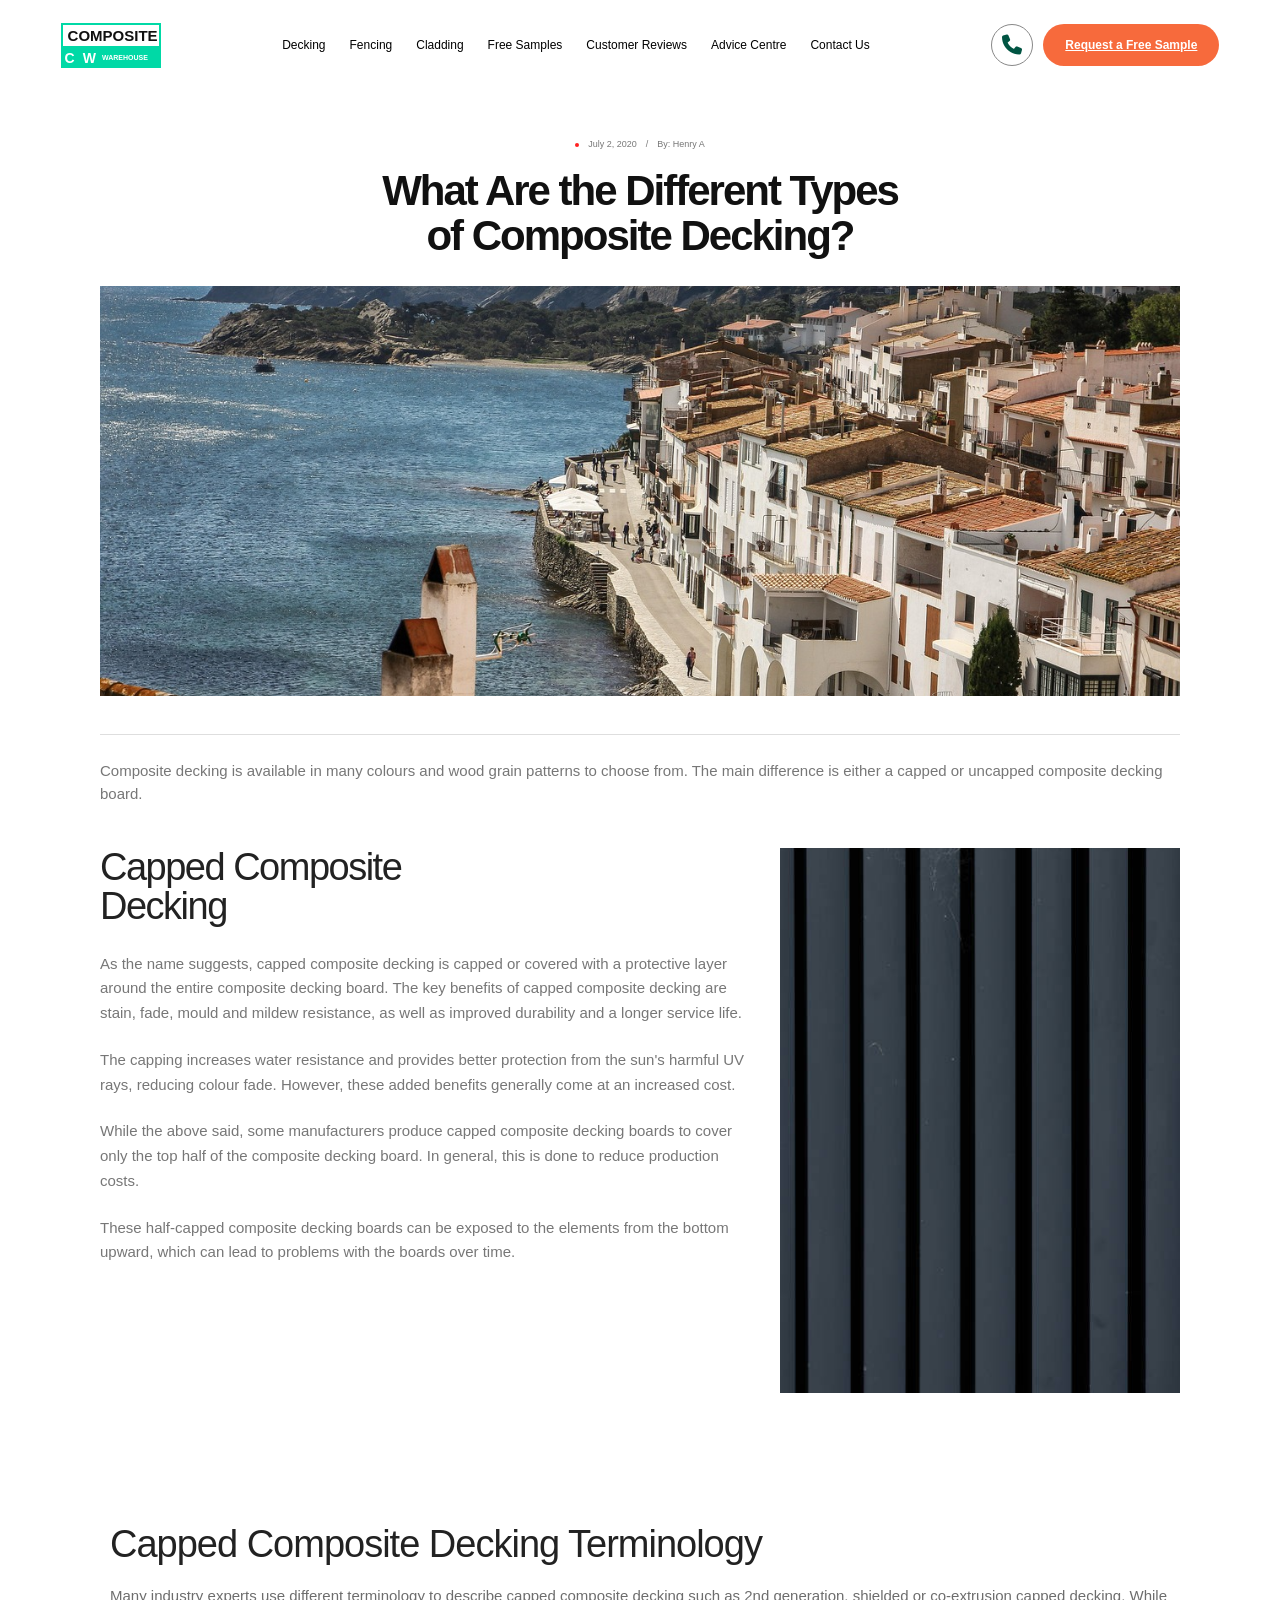
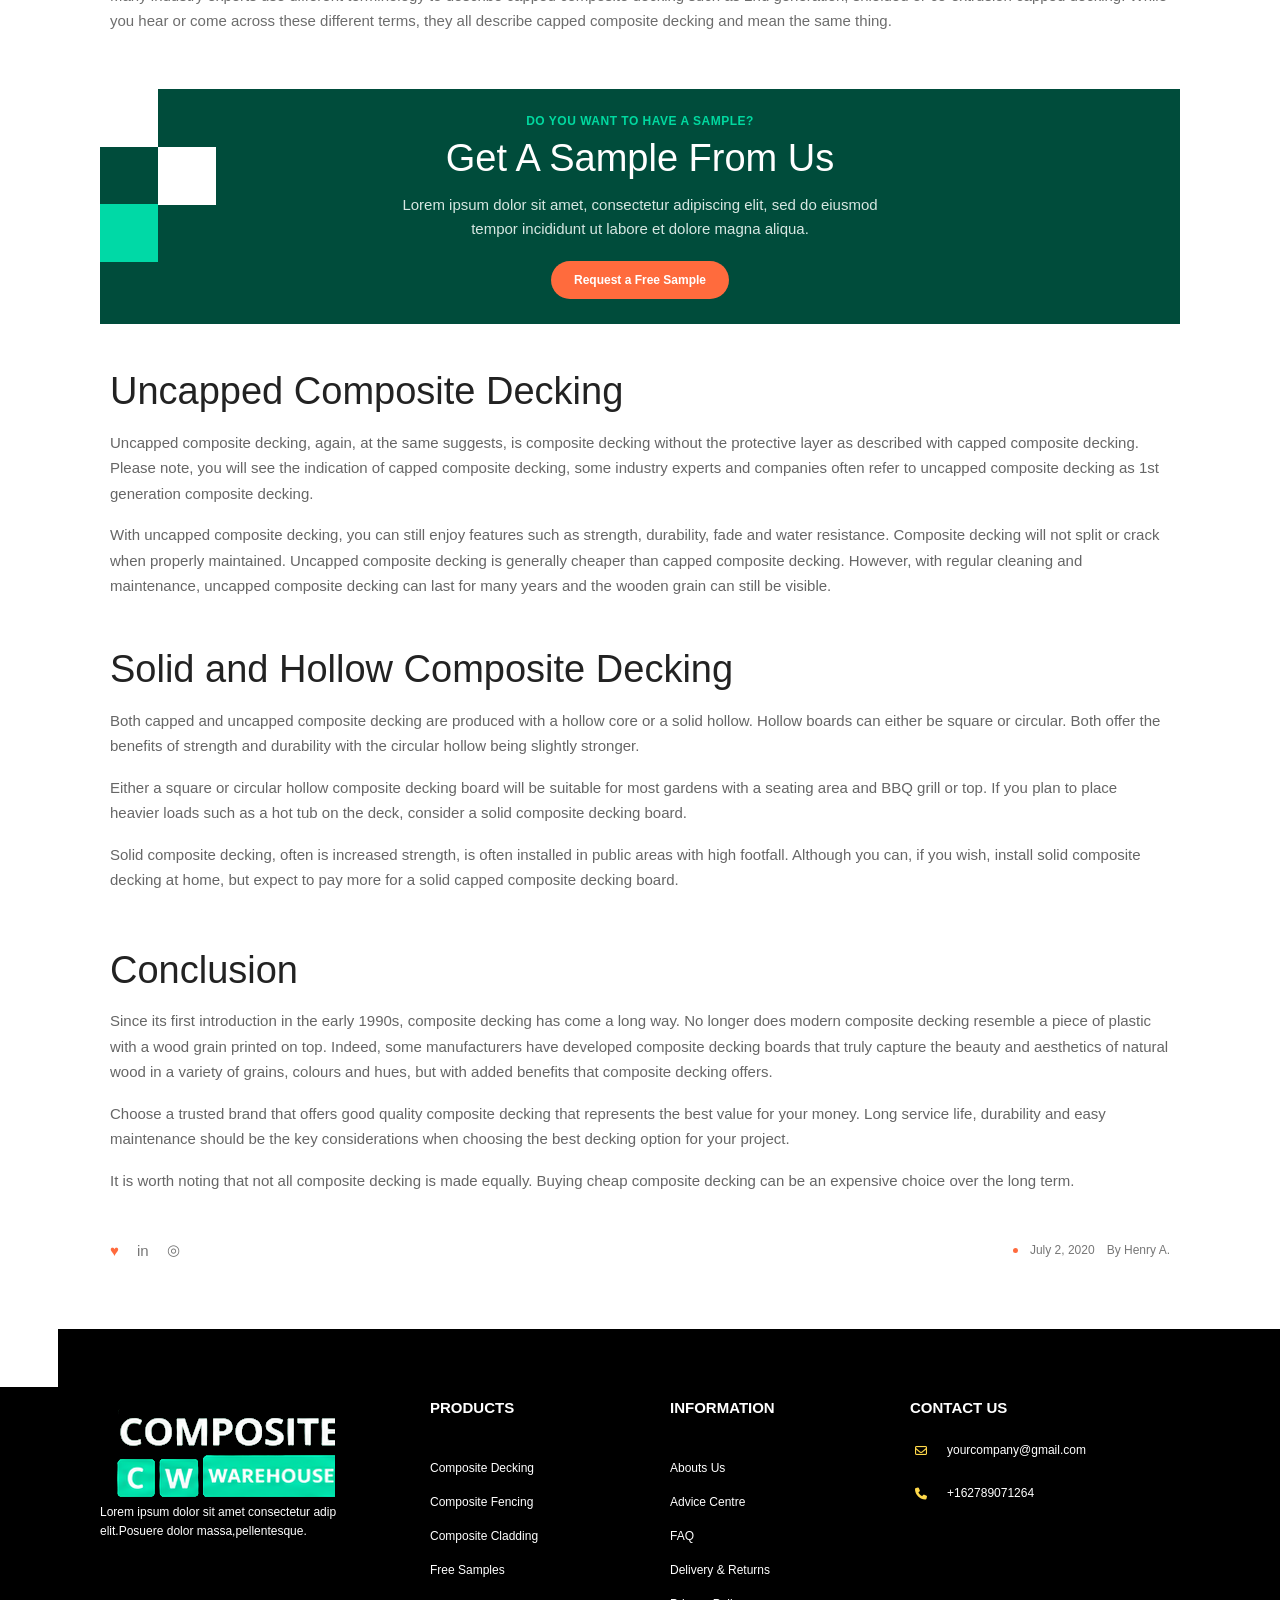
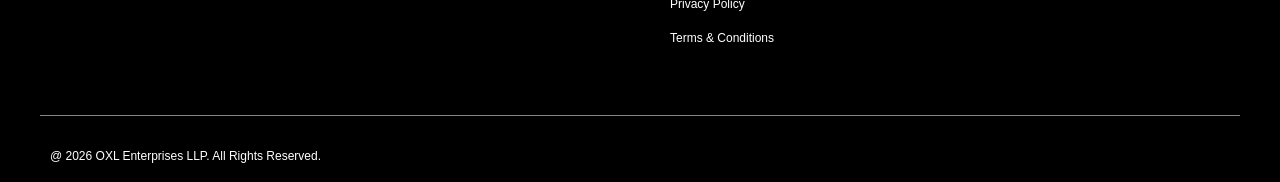
<file: bloginner.html>
<!DOCTYPE html>
<html lang="en">

<head>
    <meta charset="UTF-8">
    <meta name="viewport" content="width=device-width, initial-scale=1.0">
    <title>website</title>
    <link rel="stylesheet" href="https://cdnjs.cloudflare.com/ajax/libs/font-awesome/6.7.2/css/all.min.css">
    <link rel="stylesheet" href="style.css">
</head>

<body>
    <header class="cw-header">
        <div class="cw-brand">
            <div class="cw-brand-name">
                COMPOSITE
            </div>
            <div class="cw-brand-bottom">
                <span>C</span>
                <span>W</span>
                <small>WAREHOUSE</small>
            </div>
        </div>
        <nav class="cw-navigation">

            <a href="#">Decking</a>
            <a href="#">Fencing</a>
            <a href="#">Cladding</a>
            <a href="#">Free Samples</a>
            <a href="#">Customer Reviews</a>
            <a href="#">Advice Centre</a>
            <a href="#">Contact Us</a>

        </nav>
        <div class="cw-header-actions">

            <button class="cw-call-button">
                <i class="fa-solid fa-phone phone-icon"></i>
            </button>

            <a href="sample.html" class="cw-sample-button">
                Request a Free Sample
            </a>

        </div>

    </header>
    <main class="cdx-page">
        <header class="cdx-article-header">

            <div class="cdx-meta">
                <span class="cdx-meta-dot"></span>
                <span>July 2, 2020</span>
                <span>/</span>
                <span>By: Henry A</span>
            </div>

            <h1 class="cdx-title">
                What Are the Different Types<br>
                of Composite Decking?
            </h1>

        </header>
        <div class="cdx-hero">
            <img src="blog1.jpg" alt="Composite decking outdoor area" class="cdx-hero-img">
        </div>
        <div class="cdx-intro">
            Composite decking is available in many colours and wood grain patterns to choose from. The main
            difference is either a capped or uncapped composite decking board.
        </div>
        <section class="cdx-content">

            <div class="cdx-text">

                <h2 class="cdx-heading">
                    Capped Composite<br>
                    Decking
                </h2>

                <p class="cdx-paragraph">
                    As the name suggests, capped composite decking is capped or covered
                    with a protective layer around the entire composite decking board.
                    The key benefits of capped composite decking are stain, fade, mould
                    and mildew resistance, as well as improved durability and a longer
                    service life.
                </p>

                <p class="cdx-paragraph">
                    The capping increases water resistance and provides better protection
                    from the sun's harmful UV rays, reducing colour fade. However, these
                    added benefits generally come at an increased cost.
                </p>

                <p class="cdx-paragraph">
                    While the above said, some manufacturers produce capped composite
                    decking boards to cover only the top half of the composite decking
                    board. In general, this is done to reduce production costs.
                </p>

                <p class="cdx-paragraph">
                    These half-capped composite decking boards can be exposed to the
                    elements from the bottom upward, which can lead to problems with the
                    boards over time.
                </p>

            </div>
            <div class="cdx-product">
                <img src="c5.jpg" alt="Black composite decking boards" class="cdx-product-img">
            </div>

        </section>

    </main>
    <div class="ccd-page">
        <header class="ccd-intro">

            <h1 class="ccd-main-title">
                Capped Composite Decking Terminology
            </h1>

            <p class="ccd-intro-text">
                Many industry experts use different terminology to describe capped
                composite decking such as 2nd generation, shielded or co-extrusion
                capped decking. While you hear or come across these different terms,
                they all describe capped composite decking and mean the same thing.
            </p>

        </header>

        <section class="ccd-sample-banner">

            <div class="ccd-sample-content">

                <div class="ccd-sample-label">
                    DO YOU WANT TO HAVE A SAMPLE?
                </div>

                <h2 class="ccd-sample-title">
                    Get A Sample From Us
                </h2>

                <p class="ccd-sample-description">
                    Lorem ipsum dolor sit amet, consectetur adipiscing elit,
                    sed do eiusmod tempor incididunt ut labore et dolore magna aliqua.
                </p>

                <a href="sample.html" class="ccd-sample-button">
                    Request a Free Sample
                </a>

            </div>
            <div class="decor-box box-white"></div>
            <div class="decor-box box1-white"></div>
            <div class="decor-box box-green"></div>


        </section>
        <main class="ccd-article">
            <section class="ccd-article-section">

                <h2 class="ccd-section-title">
                    Uncapped Composite Decking
                </h2>

                <p class="ccd-paragraph">
                    Uncapped composite decking, again, at the same suggests, is
                    composite decking without the protective layer as described with
                    capped composite decking. Please note, you will see the indication
                    of capped composite decking, some industry experts and companies
                    often refer to uncapped composite decking as 1st generation
                    composite decking.
                </p>

                <p class="ccd-paragraph">
                    With uncapped composite decking, you can still enjoy features such
                    as strength, durability, fade and water resistance. Composite
                    decking will not split or crack when properly maintained. Uncapped
                    composite decking is generally cheaper than capped composite
                    decking. However, with regular cleaning and maintenance, uncapped
                    composite decking can last for many years and the wooden grain
                    can still be visible.
                </p>

            </section>
            <section class="ccd-article-section">

                <h2 class="ccd-section-title">
                    Solid and Hollow Composite Decking
                </h2>

                <p class="ccd-paragraph">
                    Both capped and uncapped composite decking are produced with a
                    hollow core or a solid hollow. Hollow boards can either be square
                    or circular. Both offer the benefits of strength and durability
                    with the circular hollow being slightly stronger.
                </p>

                <p class="ccd-paragraph">
                    Either a square or circular hollow composite decking board will
                    be suitable for most gardens with a seating area and BBQ grill or
                    top. If you plan to place heavier loads such as a hot tub on the
                    deck, consider a solid composite decking board.
                </p>

                <p class="ccd-paragraph">
                    Solid composite decking, often is increased strength, is often
                    installed in public areas with high footfall. Although you can,
                    if you wish, install solid composite decking at home, but expect
                    to pay more for a solid capped composite decking board.
                </p>

            </section>
            <section class="ccd-article-section ccd-conclusion-section">

                <h2 class="ccd-section-title">
                    Conclusion
                </h2>

                <p class="ccd-paragraph">
                    Since its first introduction in the early 1990s, composite decking
                    has come a long way. No longer does modern composite decking
                    resemble a piece of plastic with a wood grain printed on top.
                    Indeed, some manufacturers have developed composite decking boards
                    that truly capture the beauty and aesthetics of natural wood in a
                    variety of grains, colours and hues, but with added benefits that
                    composite decking offers.
                </p>

                <p class="ccd-paragraph">
                    Choose a trusted brand that offers good quality composite decking
                    that represents the best value for your money. Long service life,
                    durability and easy maintenance should be the key considerations
                    when choosing the best decking option for your project.
                </p>

                <p class="ccd-paragraph">
                    It is worth noting that not all composite decking is made equally.
                    Buying cheap composite decking can be an expensive choice over
                    the long term.
                </p>

            </section>

        </main>
        <footer class="ccd-footer">

            <div class="ccd-social-links">

                <a href="#" class="ccd-social-link ccd-twitter">
                    ♥
                </a>

                <a href="#" class="ccd-social-link">
                    in
                </a>

                <a href="#" class="ccd-social-link">
                    ◎
                </a>

            </div>


            <div class="ccd-footer-meta">

                <span class="ccd-footer-dot"></span>

                <span class="ccd-footer-date">
                    July 2, 2020
                </span>

                <span class="ccd-footer-author">
                    By Henry A.
                </span>

            </div>

        </footer>

    </div>
    <section class="footer-section">
        <div class="decor-box box-white"></div>
        <div class="container">
            <div class="footer-content">
                <div class="footer-grid">
                    <div class="footer-about">
                        <img src="logo.png" alt="Logo">
                        <p>
                            Lorem ipsum dolor sit amet consectetur adip
                            elit.Posuere dolor massa,pellentesque.
                        </p>

                    </div>
                    <div class="footer-links">
                        <h3>PRODUCTS</h3>

                        <a>Composite Decking</a>
                        <a>Composite Fencing</a>
                        <a>Composite Cladding</a>
                        <a>Free Samples</a>
                    </div>
                    <div class="footer-company">
                        <h3>INFORMATION</h3>
                        <a>Abouts Us</a>
                        <a>Advice Centre</a>
                        <a>FAQ</a>
                        <a>Delivery & Returns</a>
                        <a>Privacy Policy</a>
                        <a>Terms & Conditions</a>
                    </div>

                    <div class="footer-contact">
                        <h3>CONTACT US</h3>
                        <p>
                            <i class="fa-regular fa-envelope"></i>
                            <span>yourcompany@gmail.com</span>
                        </p>
                        <p>
                            <i class="fa-solid fa-phone"></i>
                            <span>+162789071264</span>
                        </p>
                    </div>
                </div>
            </div>
            <footer class="footer-bottom">
                <p>@ 2026 OXL Enterprises LLP. All Rights Reserved.</p>
            </footer>
        </div>
    </section>
</body>

</html>
</file>
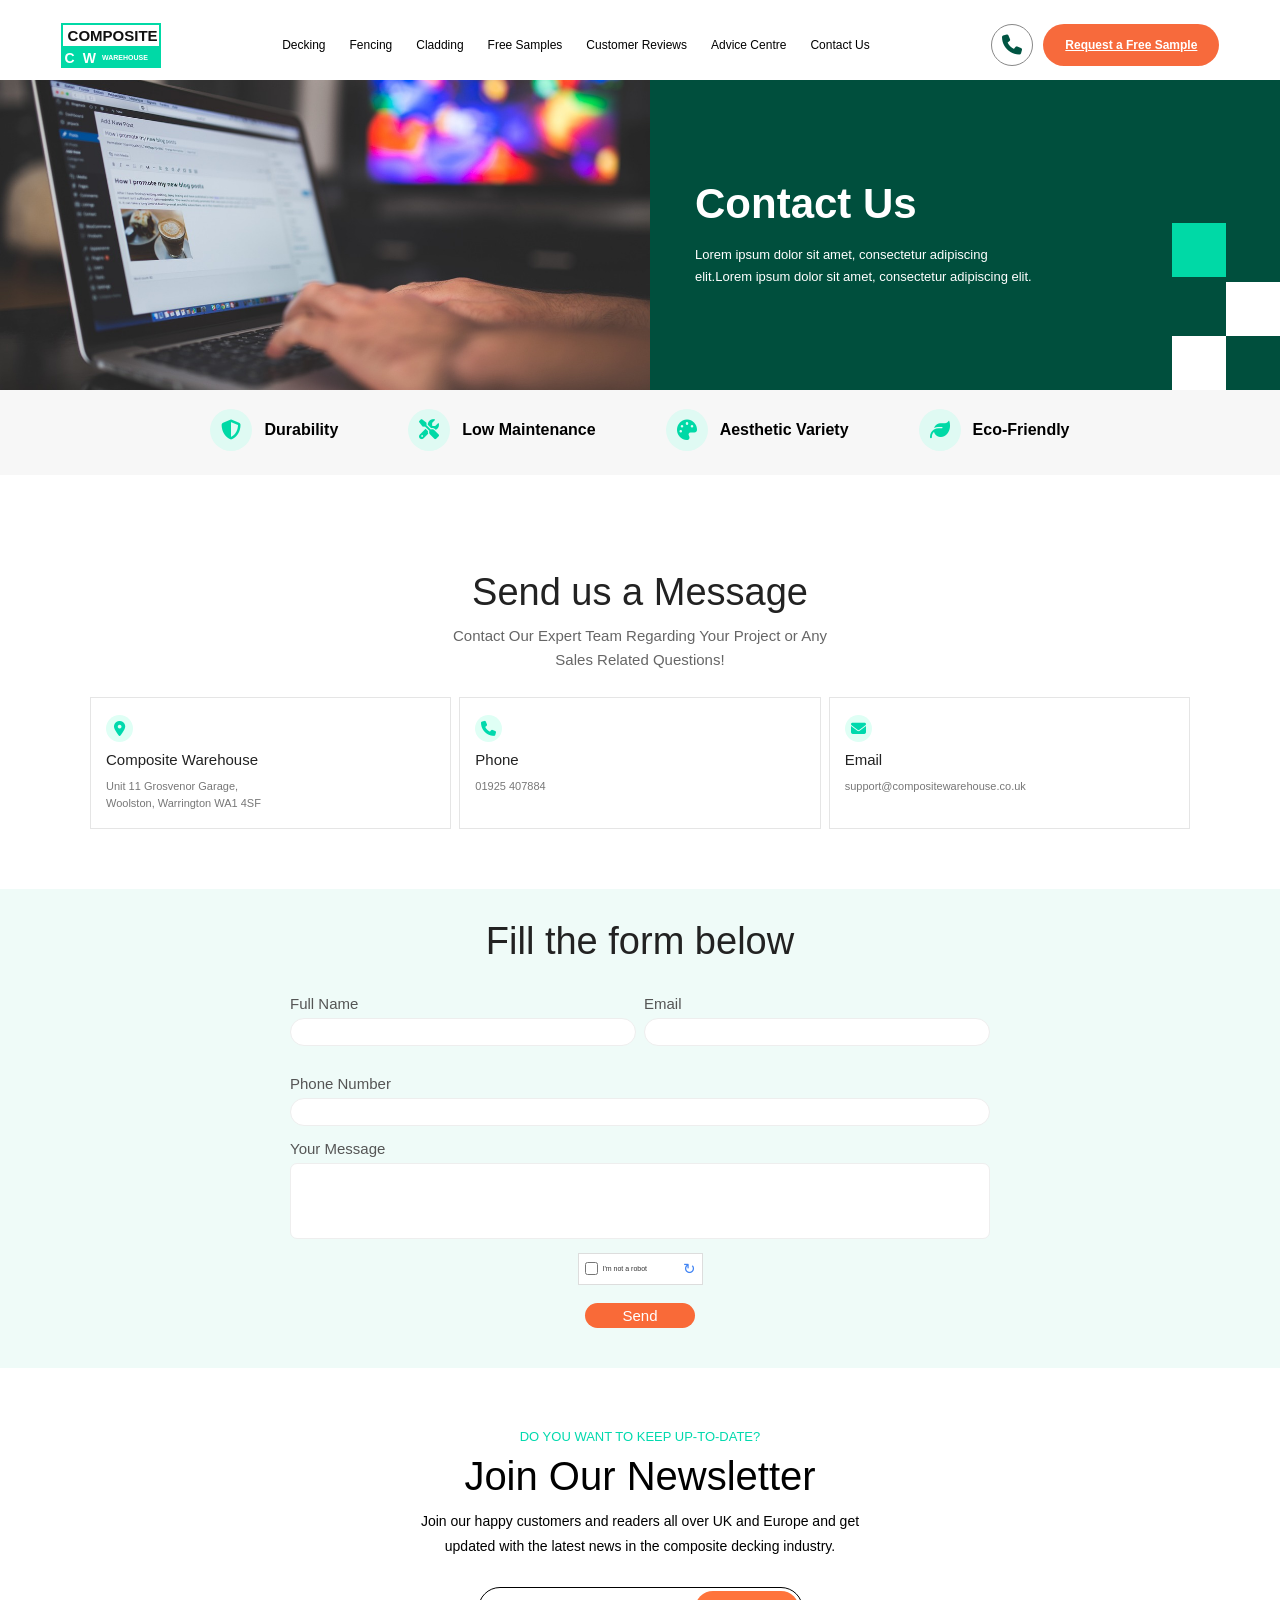
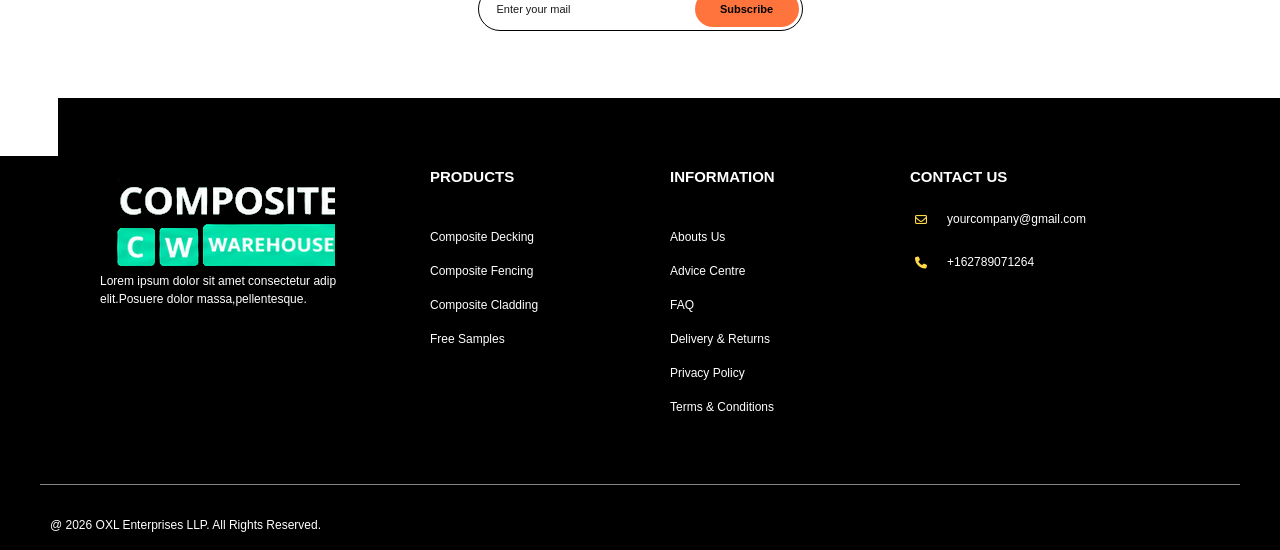
<file: contact.html>
<!DOCTYPE html>
<html lang="en">

<head>
    <meta charset="UTF-8">
    <meta name="viewport" content="width=device-width, initial-scale=1.0">
    <title>website</title>
    <link rel="stylesheet" href="https://cdnjs.cloudflare.com/ajax/libs/font-awesome/6.7.2/css/all.min.css">
    <link rel="stylesheet" href="style.css">
</head>

<body>
    <header class="cw-header">
        <div class="cw-brand">
            <div class="cw-brand-name">
                COMPOSITE
            </div>
            <div class="cw-brand-bottom">
                <span>C</span>
                <span>W</span>
                <small>WAREHOUSE</small>
            </div>
        </div>
        <nav class="cw-navigation">

            <a href="#">Decking</a>
            <a href="#">Fencing</a>
            <a href="#">Cladding</a>
            <a href="#">Free Samples</a>
            <a href="#">Customer Reviews</a>
            <a href="#">Advice Centre</a>
            <a href="#">Contact Us</a>

        </nav>
        <div class="cw-header-actions">

            <button class="cw-call-button">
                <i class="fa-solid fa-phone phone-icon"></i>
            </button>

            <a href="sample.html" class="cw-sample-button">
                Request a Free Sample
            </a>

        </div>

    </header>
    <section class="cw-hero">
        <div class="cw-hero-image">

            <img src="contact1.jpg" Composite Fencing">

        </div>
        <div class="cw-hero-content">

            <div class="cw-hero-text">

                <h1>
                    <strong>Contact Us</strong>
                </h1>

                <p>
                    Lorem ipsum dolor sit amet, consectetur adipiscing
                    elit.Lorem ipsum dolor sit amet, consectetur
                    adipiscing elit.
                </p>

            </div>
            <div class="cw-decoration cw-green-square"></div>

            <div class="cw-decoration cw-white-square-one"></div>

            <div class="cw-decoration cw-white-square-two"></div>

        </div>

    </section>
    <section class="why-section">
        <div class="features1">
            <div class="feature1">
                <span><i class="fa-solid fa-shield-halved"></i></span>
                <p>Durability</p>
            </div>

            <div class="feature1">
                <span><i class="fa-solid fa-screwdriver-wrench"></i></span>
                <p>Low Maintenance</p>
            </div>

            <div class="feature1">
                <span><i class="fa-solid fa-palette"></i></span>
                <p>Aesthetic Variety</p>
            </div>

            <div class="feature1">
                <span><i class="fa-solid fa-leaf"></i></span>
                <p>Eco-Friendly</p>
            </div>
        </div>
    </section>
    <section class="message-section">

        <div class="message-container">
            <div class="message-heading">
                <h1>Send us a Message</h1>

                <p>
                    Contact Our Expert Team Regarding Your Project or Any<br>
                    Sales Related Questions!
                </p>
            </div>
            <div class="message-cards">
                <div class="message-card">

                    <div class="message-icon">
                        <i class="fa-solid fa-location-dot"></i>
                    </div>

                    <h3>Composite Warehouse</h3>

                    <p>
                        Unit 11 Grosvenor Garage,<br>
                        Woolston, Warrington WA1 4SF
                    </p>

                </div>
                <div class="message-card">

                    <div class="message-icon">
                        <i class="fa-solid fa-phone"></i>
                    </div>

                    <h3>Phone</h3>

                    <p>
                        01925 407884
                    </p>

                </div>
                <div class="message-card">

                    <div class="message-icon">
                        <i class="fa-solid fa-envelope"></i>
                    </div>

                    <h3>Email</h3>

                    <p>
                        support@compositewarehouse.co.uk
                    </p>

                </div>

            </div>

        </div>

    </section>
    <section class="form-section">

        <span class="form-shape form-shape-white"></span>
        <span class="form-shape form-shape-green"></span>


        <div class="form-container">

            <h2>Fill the form below</h2>

            <form class="contact-form">
                <div class="form-row">

                    <div class="form-group">
                        <label for="fullName">Full Name</label>
                        <input type="text" id="fullName">
                    </div>

                    <div class="form-group">
                        <label for="email">Email</label>
                        <input type="email" id="email">
                    </div>

                </div>
                <div class="form-group full-width">
                    <label for="phone">Phone Number</label>
                    <input type="tel" id="phone">
                </div>
                <div class="form-group full-width">
                    <label for="message">Your Message</label>
                    <textarea id="message"></textarea>
                </div>

                <div class="captcha-box">
                    <input type="checkbox" id="robot">
                    <label for="robot">I'm not a robot</label>

                    <div class="captcha-logo">
                        ↻
                    </div>
                </div>
                <button type="submit" class="form-submit">
                    Send
                </button>

            </form>

        </div>

    </section>
     <section class="newsletter-section1">
      
        <div class="newsletter-content1">

            <span class="newsletter-small-title1">
                DO YOU WANT TO KEEP UP-TO-DATE?
            </span>

            <h2>Join Our Newsletter</h2>

            <p>
                Join our happy customers and readers all over UK and Europe and get<br>
                updated with the latest news in the composite decking industry.
            </p>
            <form class="newsletter-form1">

                <input type="email" placeholder="Enter your mail">

                <button type="submit1">
                    Subscribe
                </button>

            </form>

        </div>

    </section>
    <section class="footer-section">
        <div class="decor-box box-white"></div>
        <div class="container">
            <div class="footer-content">
                <div class="footer-grid">
                    <div class="footer-about">
                        <img src="logo.png" alt="Logo">
                        <p>
                            Lorem ipsum dolor sit amet consectetur adip
                            elit.Posuere dolor massa,pellentesque.
                        </p>

                    </div>
                    <div class="footer-links">
                        <h3>PRODUCTS</h3>

                        <a>Composite Decking</a>
                        <a>Composite Fencing</a>
                        <a>Composite Cladding</a>
                        <a>Free Samples</a>
                    </div>
                    <div class="footer-company">
                        <h3>INFORMATION</h3>
                        <a>Abouts Us</a>
                        <a>Advice Centre</a>
                        <a>FAQ</a>
                        <a>Delivery & Returns</a>
                        <a>Privacy Policy</a>
                        <a>Terms & Conditions</a>
                    </div>

                    <div class="footer-contact">
                        <h3>CONTACT US</h3>
                        <p>
                            <i class="fa-regular fa-envelope"></i>
                            <span>yourcompany@gmail.com</span>
                        </p>
                        <p>
                            <i class="fa-solid fa-phone"></i>
                            <span>+162789071264</span>
                        </p>
                    </div>
                </div>
            </div>
            <footer class="footer-bottom">
                <p>@ 2026 OXL Enterprises LLP. All Rights Reserved.</p>
            </footer>
        </div>
    </section>

</body>

</html>
</file>
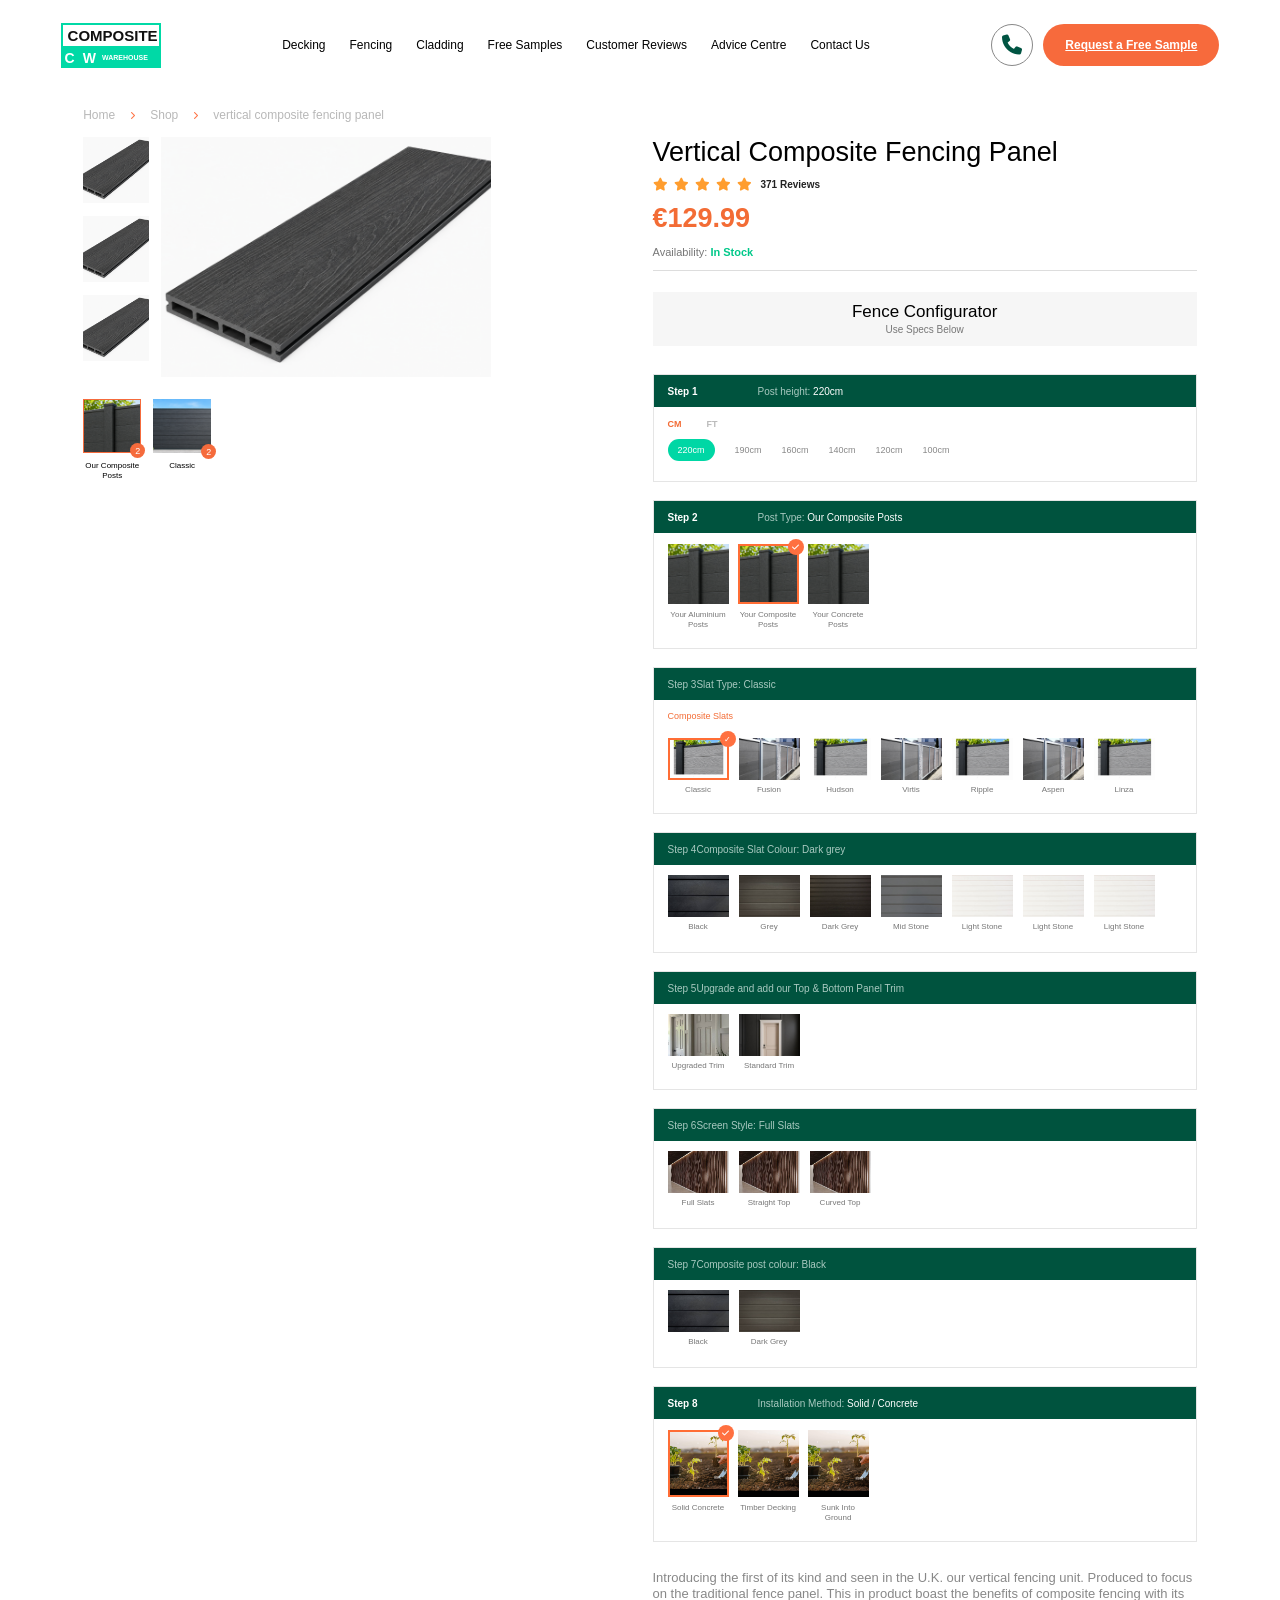
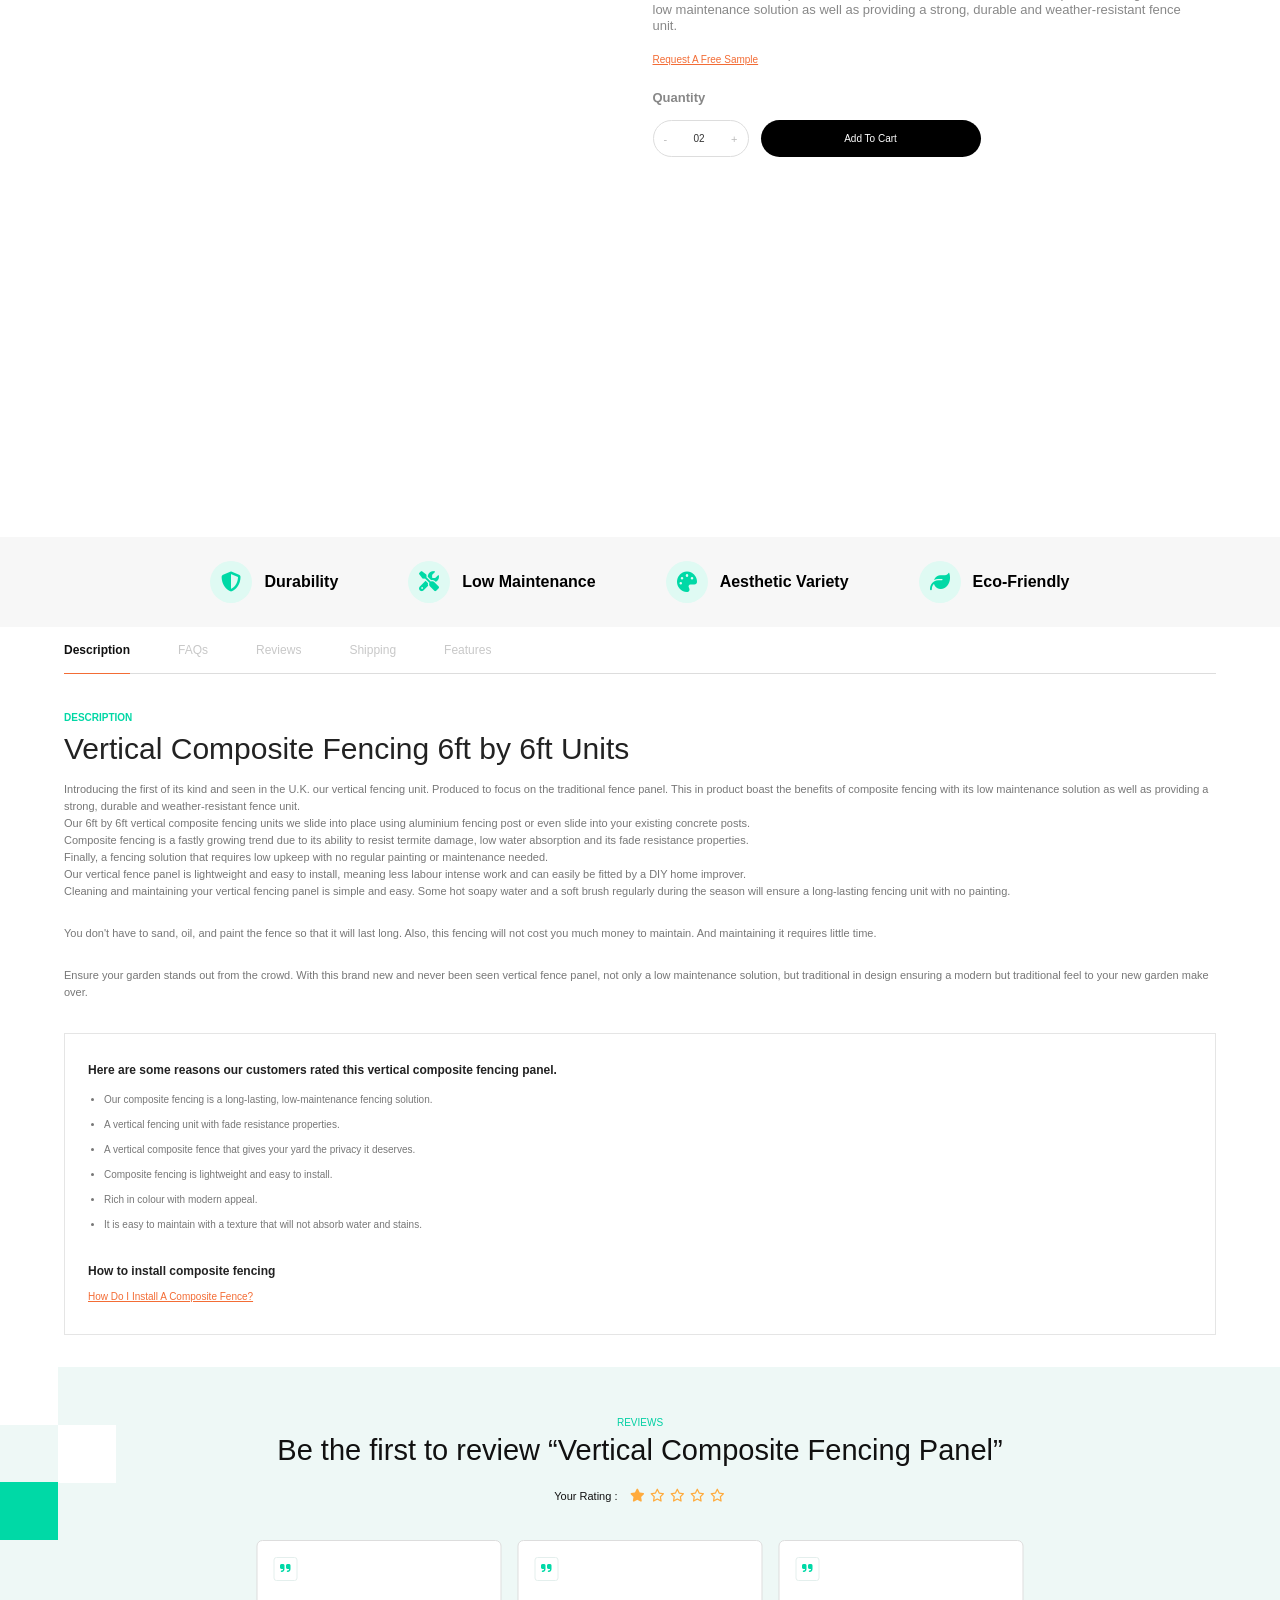
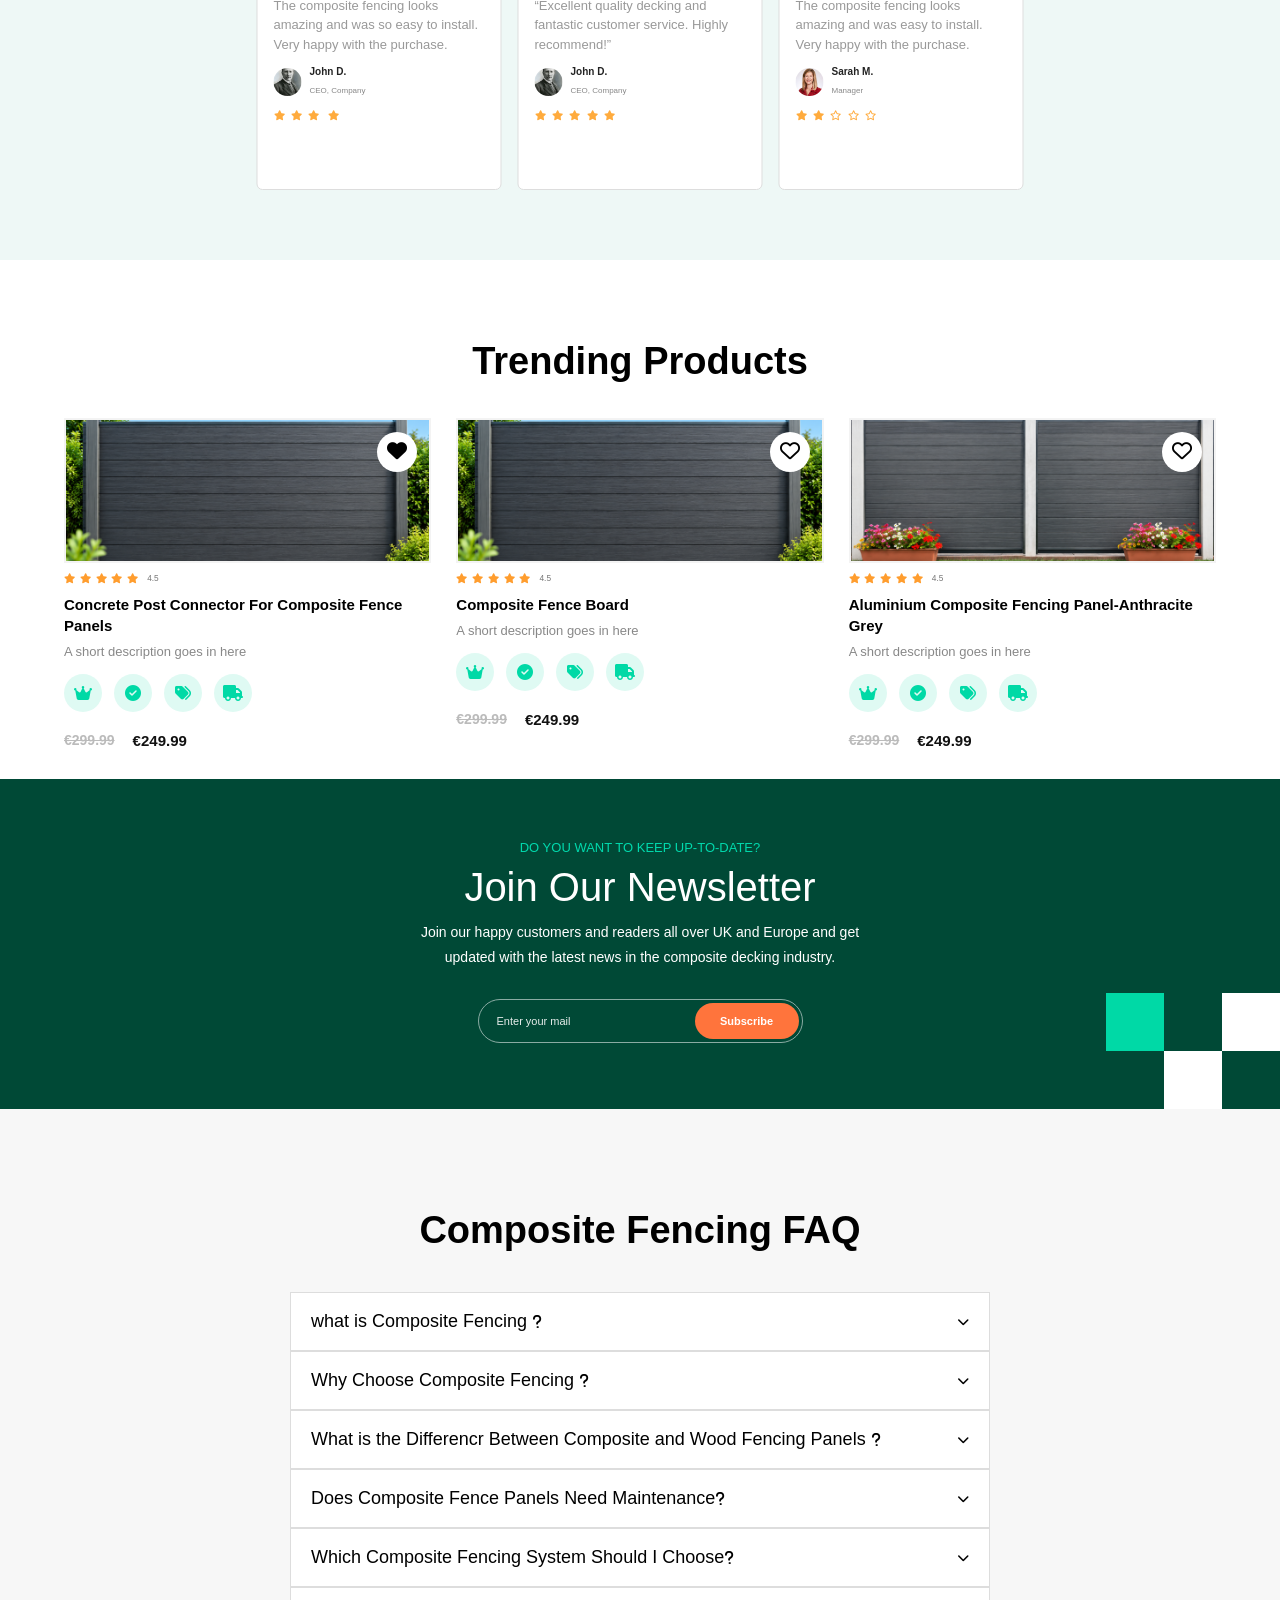
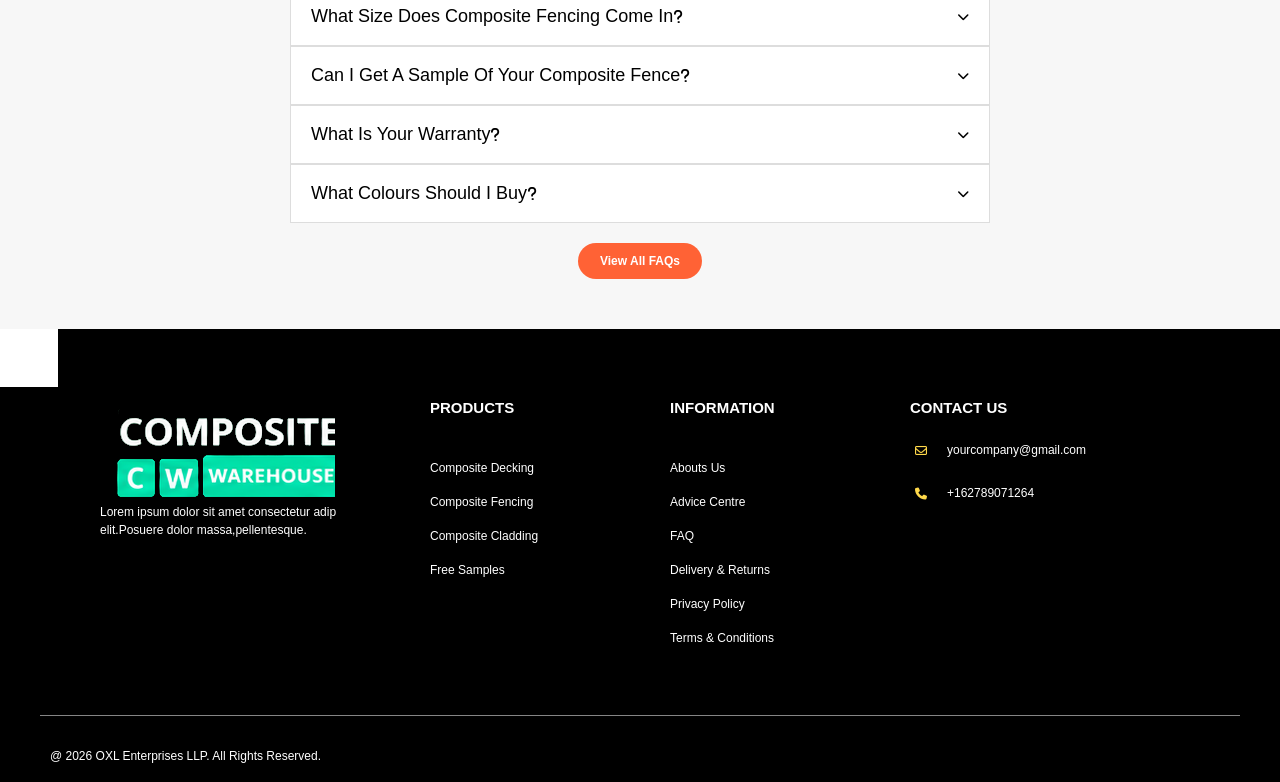
<file: innerproduct.html>
<!DOCTYPE html>
<html lang="en">

<head>
    <meta charset="UTF-8">
    <meta name="viewport" content="width=device-width, initial-scale=1.0">
    <title>website</title>
    <link rel="stylesheet" href="https://cdnjs.cloudflare.com/ajax/libs/font-awesome/6.7.2/css/all.min.css">
    <link rel="stylesheet" href="style.css">
</head>

<body>
    <header class="cw-header">
        <div class="cw-brand">
            <div class="cw-brand-name">
                COMPOSITE
            </div>
            <div class="cw-brand-bottom">
                <span>C</span>
                <span>W</span>
                <small>WAREHOUSE</small>
            </div>
        </div>
        <nav class="cw-navigation">

            <a href="#">Decking</a>
            <a href="#">Fencing</a>
            <a href="#">Cladding</a>
            <a href="#">Free Samples</a>
            <a href="#">Customer Reviews</a>
            <a href="#">Advice Centre</a>
            <a href="#">Contact Us</a>

        </nav>
        <div class="cw-header-actions">

            <button class="cw-call-button">
                <i class="fa-solid fa-phone phone-icon"></i>
            </button>

            <a href="sample.html" class="cw-sample-button">
                    Request a Free Sample
                </a>

        </div>
    </header>
    <section class="product-page">
        <div class="breadcrumb">
            <span>Home</span>
            <i class="fa-solid fa-chevron-right"></i>

            <span>Shop</span>
            <i class="fa-solid fa-chevron-right"></i>

            <span>vertical composite fencing panel</span>
        </div>
        <div class="product-area">
            <div class="product-left">

                <div class="product-images">
                    <div class="thumbnail-list">

                        <img src="panel.png" alt="Panel">
                        <img src="panel.png" alt="Panel">
                        <img src="panel.png" alt="Panel">

                    </div>
                    <div class="main-image">
                        <img src="panel.png" alt="Vertical Composite Fencing Panel">
                    </div>

                </div>
                <div class="post-options">

                    <div class="post-option active-post">
                        <div class="option-image">
                            <img src="composite.png" alt="Composite Posts">

                            <span class="number">2</span>
                        </div>

                        <p>Our Composite Posts</p>
                    </div>


                    <div class="post-option">
                        <div class="option-image">
                            <img src="image2.png" alt="Classic">

                            <span class="number">2</span>
                        </div>

                        <p>Classic</p>
                    </div>

                </div>

            </div>
            <div class="product-right">
                <h1>
                    Vertical Composite
                    Fencing Panel
                </h1>
                <div class="rating">

                    <span class="stars">
                        <i class="fa-solid fa-star"></i>
                        <i class="fa-solid fa-star"></i>
                        <i class="fa-solid fa-star"></i>
                        <i class="fa-solid fa-star"></i>
                        <i class="fa-solid fa-star"></i>
                    </span>

                    <strong>371 Reviews</strong>

                </div>
                <div class="price">
                    €129.99
                </div>
                <div class="availability">
                    Availability:
                    <span>In Stock</span>
                </div>


                <hr>

                <div class="configurator-title">
                    <h2>Fence Configurator</h2>
                    <p>Use Specs Below</p>
                </div>
                <div class="step-box">

                    <div class="step-heading">
                        <strong>Step 1</strong>

                        <span>
                            Post height:
                            <b>220cm</b>
                        </span>
                    </div>


                    <div class="unit">
                        <span class="active-unit">CM</span>
                        <span>FT</span>
                    </div>


                    <div class="height-options">

                        <button class="selected">220cm</button>

                        <button>190cm</button>
                        <button>160cm</button>
                        <button>140cm</button>
                        <button>120cm</button>
                        <button>100cm</button>

                    </div>

                </div>
                <div class="step-box step-two">

                    <div class="step-heading">
                        <strong>Step 2</strong>

                        <span>
                            Post Type:
                            <b>Our Composite Posts</b>
                        </span>
                    </div>


                    <div class="post-types">
                        <div class="post-type">

                            <div class="post-type-image">
                                <img src="composite.png" alt="Aluminium Posts">
                            </div>

                            <p>
                                Your Aluminium
                                Posts
                            </p>

                        </div>
                        <div class="post-type selected-post">

                            <div class="post-type-image">

                                <img src="composite.png" alt="Composite Posts">

                                <span class="check">
                                    <i class="fa-solid fa-check"></i>
                                </span>

                            </div>

                            <p>
                                Your Composite
                                Posts
                            </p>

                        </div>
                        <div class="post-type">

                            <div class="post-type-image">
                                <img src="composite.png" alt="Concrete Posts">
                            </div>

                            <p>
                                Your Concrete<br>
                                Posts
                            </p>

                        </div>

                    </div>


                </div>
                <div class="step-box">

                    <div class="step-heading">
                        <span>Step 3</span>
                        <span>Slat Type: Classic</span>
                    </div>

                    <h4>Composite Slats</h4>

                    <div class="options">

                        <div class="option selected">
                            <img src="1.png" alt="Classic">
                            <p>Classic</p>
                        </div>

                        <div class="option">
                            <img src="image4.jpg" alt="Fusion">
                            <p>Fusion</p>
                        </div>

                        <div class="option">
                            <img src="1.png" alt="Hudson">
                            <p>Hudson</p>
                        </div>

                        <div class="option">
                            <img src="image4.jpg" alt="Virtis">
                            <p>Virtis</p>
                        </div>

                        <div class="option">
                            <img src="1.png" alt="Ripple">
                            <p>Ripple</p>
                        </div>

                        <div class="option">
                            <img src="image4.jpg" alt="Aspen">
                            <p>Aspen</p>
                        </div>

                        <div class="option">
                            <img src="1.png" alt="Linza">
                            <p>Linza</p>
                        </div>

                    </div>
                </div>
                <div class="step-box">

                    <div class="step-heading">
                        <span>Step 4</span>
                        <span>Composite Slat Colour: Dark grey</span>
                    </div>

                    <div class="options">

                        <div class="option">
                            <img src="slat.jpg" alt="Black">
                            <p>Black</p>
                        </div>

                        <div class="option">
                            <img src="grey.jpg" alt="Grey">
                            <p>Grey</p>
                        </div>

                        <div class="option">
                            <img src="drakgrey.jpg" alt="Dark Grey">
                            <p>Dark Grey</p>
                        </div>

                        <div class="option">
                            <img src="mindstone.jpg" alt="Mid Stone">
                            <p>Mid Stone</p>
                        </div>

                        <div class="option">
                            <img src="light stone.jpg" alt="Light Stone">
                            <p>Light Stone</p>
                        </div>

                        <div class="option">
                            <img src="light stone.jpg" alt="Light Stone">
                            <p>Light Stone</p>
                        </div>

                        <div class="option">
                            <img src="light stone.jpg" alt="Light Stone">
                            <p>Light Stone</p>
                        </div>

                    </div>
                </div>
                <div class="step-box step-five">

                    <div class="step-heading">
                        <span>Step 5</span>
                        <span>Upgrade and add our Top & Bottom Panel Trim</span>
                    </div>

                    <div class="options">

                        <div class="option">
                            <img src="step5.jpg" alt="Upgraded Trim">
                            <p>Upgraded Trim</p>
                        </div>

                        <div class="option">
                            <img src="steps.jpg" alt="Standard Trim">
                            <p>Standard Trim</p>
                        </div>

                    </div>
                </div>
                <div class="step-box">

                    <div class="step-heading">
                        <span>Step 6</span>
                        <span>Screen Style: Full Slats</span>
                    </div>

                    <div class="options">

                        <div class="option">
                            <img src="step6.jpg" alt="Full Slats">
                            <p>Full Slats</p>
                        </div>

                        <div class="option">
                            <img src="step6.jpg" alt="Straight Top">
                            <p>Straight Top</p>
                        </div>

                        <div class="option">
                            <img src="step6.jpg" alt="Curved Top">
                            <p>Curved Top</p>
                        </div>

                    </div>
                </div>
                <div class="step-box">

                    <div class="step-heading">
                        <span>Step 7</span>
                        <span>Composite post colour: Black</span>
                    </div>

                    <div class="options">

                        <div class="option">
                            <img src="slat.jpg" alt="Black">
                            <p>Black</p>
                        </div>

                        <div class="option">
                            <img src="grey.jpg" alt="Dark Grey">
                            <p>Dark Grey</p>
                        </div>

                    </div>
                </div>
                <div class="step-box step-eight">

                    <div class="step-heading">
                        <strong>Step 8</strong>

                        <span>
                            Installation Method:
                            <b>Solid / Concrete</b>
                        </span>
                    </div>


                    <div class="installation-options">

                        <div class="installation-option selected-installation">

                            <div class="installation-image">

                                <img src="step8.jpg" alt="Solid Concrete">

                                <span class="check">
                                    <i class="fa-solid fa-check"></i>
                                </span>

                            </div>

                            <p>
                                Solid 
                                Concrete
                            </p>

                        </div>



                        <div class="installation-option">

                            <div class="installation-image">

                                <img src="step8.jpg" alt="Timber Decking">

                            </div>

                            <p>
                                Timber 
                                Decking
                            </p>

                        </div>


                        <div class="installation-option">

                            <div class="installation-image">

                                <img src="step8.jpg" alt="Sunk Into Ground">

                            </div>

                            <p>
                                Sunk Into
                                Ground
                            </p>

                        </div>

                    </div>

                </div>
                <div class="product-info">
                    <p class="product-description">
                        Introducing the first of its kind and seen in the U.K. our vertical
                        fencing unit. Produced to focus on the traditional fence panel. This
                        in product boast the benefits of composite fencing with its low
                        maintenance solution as well as providing a strong, durable and
                        weather-resistant fence unit.
                    </p>
                    <a href="#" class="sample-link">
                        Request A Free Sample
                    </a>
                    <p class="quantity-title">
                        Quantity
                    </p>
                    <div class="cart-row">
                        <div class="quantity-box">
                            <button type="button">-</button>
                            <span>02</span>
                            <button type="button">+</button>
                        </div>
                        <button type="button" class="add-cart">
                            Add To Cart
                        </button>
                    </div>
                </div>
            </div>
        </div>

    </section>
    <div class="features">
        <div class="feature">
            <span><i class="fa-solid fa-shield-halved"></i></span>
            <p>Durability</p>
        </div>

        <div class="feature">
            <span><i class="fa-solid fa-screwdriver-wrench"></i></span>
            <p>Low Maintenance</p>
        </div>

        <div class="feature">
            <span><i class="fa-solid fa-palette"></i></span>
            <p>Aesthetic Variety</p>
        </div>

        <div class="feature">
            <span><i class="fa-solid fa-leaf"></i></span>
            <p>Eco-Friendly</p>
        </div>
    </div>
    </section>
    <section class="product-description-section">
        <div class="description-tabs">
            <button class="active-tab">Description</button>
            <button>FAQs</button>
            <button>Reviews</button>
            <button>Shipping</button>
            <button>Features</button>
        </div>
        <div class="description-content">
            <span class="description-label">
                DESCRIPTION
            </span>
            <h1>
                Vertical Composite Fencing 6ft by 6ft Units
            </h1>
            <p>
                Introducing the first of its kind and seen in the U.K. our vertical
                fencing unit. Produced to focus on the traditional fence panel.
                This in product boast the benefits of composite fencing with its
                low maintenance solution as well as providing a strong, durable
                and weather-resistant fence unit.
            </p>
            <p>
                Our 6ft by 6ft vertical composite fencing units we slide into place
                using aluminium fencing post or even slide into your existing
                concrete posts.
            </p>
            <p>
                Composite fencing is a fastly growing trend due to its ability to
                resist termite damage, low water absorption and its fade resistance
                properties.
            </p>
            <p>
                Finally, a fencing solution that requires low upkeep with no
                regular painting or maintenance needed.
            </p>
            <p>
                Our vertical fence panel is lightweight and easy to install, meaning
                less labour intense work and can easily be fitted by a DIY home
                improver.
            </p>
            <p>
                Cleaning and maintaining your vertical fencing panel is simple and
                easy. Some hot soapy water and a soft brush regularly during the
                season will ensure a long-lasting fencing unit with no painting.
            </p>
            <p class="description-space">
                You don't have to sand, oil, and paint the fence so that it will
                last long. Also, this fencing will not cost you much money to
                maintain. And maintaining it requires little time.
            </p>
            <p class="description-space">
                Ensure your garden stands out from the crowd. With this brand new
                and never been seen vertical fence panel, not only a low maintenance
                solution, but traditional in design ensuring a modern but traditional
                feel to your new garden make over.
            </p>
            <div class="reasons-box">

                <h3>
                    Here are some reasons our customers rated this vertical
                    composite fencing panel.
                </h3>


                <ul>

                    <li>
                        Our composite fencing is a long-lasting, low-maintenance
                        fencing solution.
                    </li>

                    <li>
                        A vertical fencing unit with fade resistance properties.
                    </li>

                    <li>
                        A vertical composite fence that gives your yard the
                        privacy it deserves.
                    </li>

                    <li>
                        Composite fencing is lightweight and easy to install.
                    </li>

                    <li>
                        Rich in colour with modern appeal.
                    </li>

                    <li>
                        It is easy to maintain with a texture that will not absorb
                        water and stains.
                    </li>

                </ul>


                <h3 class="install-title">
                    How to install composite fencing
                </h3>

                <a href="#" class="install-link">
                    How Do I Install A Composite Fence?
                </a>

            </div>

        </div>

    </section>
    <section class="review-section">
        <div class="decor-box box-white"></div>
        <div class="decor-box box1-white"></div>
        <div class="decor-box box-green"></div>
        <div class="review-heading">
            <span>REVIEWS</span>
            <h2>
                Be the first to review “Vertical
                Composite Fencing Panel”
            </h2>
            <p class="rating-title1">
                Your Rating :
                <span class="stars1">
                    <i class="fa-solid fa-star"></i>
                    <i class="fa-regular fa-star"></i>
                    <i class="fa-regular fa-star"></i>
                    <i class="fa-regular fa-star"></i>
                    <i class="fa-regular fa-star"></i>
                </span>
            </p>
        </div>
        <div class="reviews-wrapper">
            <div class="review-card">

                <div class="quote-icon">
                    <i class="fa-solid fa-quote-right"></i>
                </div>

                <p class="review-text">
                    The composite fencing looks amazing and was so
                    easy to install. Very happy with the purchase.
                </p>

                <div class="customer">
                    <img src="john.jpg" alt="Customer">

                    <div>
                        <h4>John D.</h4>
                        <span>CEO, Company</span>
                    </div>
                </div>

                <div class="card-stars">
                    <i class="fa-solid fa-star"></i>
                    <i class="fa-solid fa-star"></i>
                    <i class="fa-solid fa-star"></i>
                    <i class="solid fa-star"></i>
                    <i class="fa-solid fa-star"></i>
                </div>

            </div>
            <div class="review-card">

                <div class="quote-icon">
                    <i class="fa-solid fa-quote-right"></i>
                </div>

                <p class="review-text">
                    “Excellent quality decking and fantastic customer
                    service. Highly recommend!”
                </p>

                <div class="customer">
                    <img src="john.jpg" alt="Customer">

                    <div>
                        <h4>John D.</h4>
                        <span>CEO, Company</span>
                    </div>
                </div>

                <div class="card-stars">
                    <i class="fa-solid fa-star"></i>
                    <i class="fa-solid fa-star"></i>
                    <i class="fa-solid fa-star"></i>
                    <i class="fa-solid fa-star"></i>
                    <i class="fa-solid fa-star"></i>
                </div>

            </div>
            <div class="review-card">

                <div class="quote-icon">
                    <i class="fa-solid fa-quote-right"></i>
                </div>

                <p class="review-text">
                    The composite fencing looks amazing and was
                    easy to install. Very happy with the purchase.
                </p>

                <div class="customer">
                    <img src="sara.jpg" alt="Customer">

                    <div>
                        <h4>Sarah M.</h4>
                        <span>Manager</span>
                    </div>
                </div>

                <div class="card-stars">
                    <i class="fa-solid fa-star"></i>
                    <i class="fa-solid fa-star"></i>
                    <i class="fa-regular fa-star"></i>
                    <i class="fa-regular fa-star"></i>
                    <i class="fa-regular fa-star"></i>
                </div>

            </div>

        </div>

    </section>
    <div class="section-title">
        <h2>Trending Products</h2>
    </div>
    <div class="product-grid">
        <div class="product-card">

            <div class="product-image">
                <img src="image2.png" alt="Composite Fencing">

                <button class="wishlist">
                    <i class="fa-solid fa-heart"></i>
                </button>
            </div>

            <div class="product-info">

                <div class="rating">
                    <span><i class="fa-solid fa-star"></i>
                        <i class="fa-solid fa-star"></i>
                        <i class="fa-solid fa-star"></i>
                        <i class="fa-solid fa-star"></i>
                        <i class="fa-solid fa-star"></i></span>
                    <small>4.5</small>
                </div>

                <h3>Concrete Post Connector For Composite Fence Panels</h3>

                <p>A short description goes in here</p>

                <div class="product-features">
                    <span><i class="fa-solid fa-crown"></i></span>
                    <span><i class="fa-solid fa-circle-check"></i></span>
                    <span><i class="fa-solid fa-tags"></i></span>
                    <span><i class="fa-solid fa-truck"></i></span>
                </div>

                <div class="price">
                    <del>€299.99</del>
                    <strong>€249.99</strong>
                </div>

            </div>

        </div>
        <div class="product-card">

            <div class="product-image">
                <img src="image2.png" alt="Composite Fencing">

                <button class="wishlist">
                    <i class="fa-regular fa-heart"></i>
                </button>
            </div>

            <div class="product-info">

                <div class="rating">
                    <span><i class="fa-solid fa-star"></i>
                        <i class="fa-solid fa-star"></i>
                        <i class="fa-solid fa-star"></i>
                        <i class="fa-solid fa-star"></i>
                        <i class="fa-solid fa-star"></i></span>
                    <small>4.5</small>
                </div>

                <h3>Composite Fence Board</h3>

                <p>A short description goes in here</p>

                <div class="product-features">
                    <span><i class="fa-solid fa-crown"></i></span>
                    <span><i class="fa-solid fa-circle-check"></i></span>
                    <span><i class="fa-solid fa-tags"></i></span>
                    <span><i class="fa-solid fa-truck"></i></span>
                </div>

                <div class="price">
                    <del>€299.99</del>
                    <strong>€249.99</strong>
                </div>

            </div>

        </div>
        <div class="product-card">

            <div class="product-image">
                <img src="image3.png" alt="Composite Fencing">

                <button class="wishlist">
                    <i class="fa-regular fa-heart"></i>
                </button>
            </div>

            <div class="product-info">

                <div class="rating">
                    <span><i class="fa-solid fa-star"></i>
                        <i class="fa-solid fa-star"></i>
                        <i class="fa-solid fa-star"></i>
                        <i class="fa-solid fa-star"></i>
                        <i class="fa-solid fa-star"></i></span>
                    <small>4.5</small>
                </div>

                <h3>Aluminium Composite Fencing Panel-Anthracite Grey</h3>

                <p>A short description goes in here</p>

                <div class="product-features">
                    <span><i class="fa-solid fa-crown"></i></span>
                    <span><i class="fa-solid fa-circle-check"></i></span>
                    <span><i class="fa-solid fa-tags"></i></span>
                    <span><i class="fa-solid fa-truck"></i></span>
                </div>

                <div class="price">
                    <del>€299.99</del>
                    <strong>€249.99</strong>
                </div>

            </div>

        </div>
    </div>
    <section class="newsletter-section">

        <div class="testimonial-boxes">
            <div class="green-box"></div>
            <div class="white-box"></div>
            <div class="white-box2"></div>
        </div>
        <div class="newsletter-content">

            <span class="newsletter-small-title">
                DO YOU WANT TO KEEP UP-TO-DATE?
            </span>

            <h2>Join Our Newsletter</h2>

            <p>
                Join our happy customers and readers all over UK and Europe and get<br>
                updated with the latest news in the composite decking industry.
            </p>
            <form class="newsletter-form">

                <input type="email" placeholder="Enter your mail">

                <button type="submit">
                    Subscribe
                </button>

            </form>

        </div>

    </section>
    <section class="option-section">
        <div class="main-heading">
            <h2>Composite Fencing FAQ</h2>
            <div class="accordion">
                <details>
                    <summary>what is Composite Fencing <i class="fa fa-question"
                            style="color: black; font-size: 15px;"></i></summary>
                    <div class="content">
                        Composite fence panels are durable, lightweight fencing material that is used to modernise and
                        upgrade our outerdoor erterior. Unlike the wood counterpart,it is made from the mixture of HDPE
                        plastic,wood fibres and bonding agents,After, these two components are heated and compressed
                        through a
                        mould to create the desired panels.

                    </div>
                </details>
                <details>
                    <summary>Why Choose Composite Fencing <i class="fa fa-question"
                            style="color: black; font-size: 15px;"></i></summary>
                    <div class="content">
                        Composite fence panels are durable, lightweight fencing material that is used to modernise and
                        upgrade our outerdoor erterior. Unlike the wood counterpart,it is made from the mixture of HDPE
                        plastic,wood fibres and bonding agents,After, these two components are heated and compressed
                        through a
                        mould to create the desired panels.

                    </div>
                </details>
                <details>
                    <summary>What is the Differencr Between Composite and Wood Fencing Panels <i class="fa fa-question"
                            style="color: black; font-size: 15px;"></i></summary>
                    <div class="content">
                        Composite fence panels are durable, lightweight fencing material that is used to modernise and
                        upgrade our outerdoor erterior. Unlike the wood counterpart,it is made from the mixture of HDPE
                        plastic,wood fibres and bonding agents,After, these two components are heated and compressed
                        through a
                        mould to create the desired panels.

                    </div>
                </details>
                <details>
                    <summary>Does Composite Fence Panels Need Maintenance<i class="fa fa-question"
                            style="color:black; font-size: 15px;"></i></summary>
                    <div class="content">
                        Composite fence panels are durable, lightweight fencing material that is used to modernise and
                        upgrade our outerdoor erterior. Unlike the wood counterpart,it is made from the mixture of HDPE
                        plastic,wood fibres and bonding agents,After, these two components are heated and compressed
                        through a
                        mould to create the desired panels.

                    </div>
                </details>
                <details>
                    <summary>Which Composite Fencing System Should I Choose<i class="fa fa-question"
                            style="color:black; font-size: 15px;"></i></summary>
                    <div class="content">
                        Composite fence panels are durable, lightweight fencing material that is used to modernise and
                        upgrade our outerdoor erterior. Unlike the wood counterpart,it is made from the mixture of HDPE
                        plastic,wood fibres and bonding agents,After, these two components are heated and compressed
                        through a
                        mould to create the desired panels.

                    </div>
                </details>
                <details>
                    <summary>What Size Does Composite Fencing Come In<i class="fa fa-question"
                            style="color:black; font-size: 15px;"></i></summary>
                    <div class="content">
                        Composite fence panels are durable, lightweight fencing material that is used to modernise and
                        upgrade our outerdoor erterior. Unlike the wood counterpart,it is made from the mixture of HDPE
                        plastic,wood fibres and bonding agents,After, these two components are heated and compressed
                        through a
                        mould to create the desired panels.

                    </div>
                </details>
                <details>
                    <summary>Can I Get A Sample Of Your Composite Fence<i class="fa fa-question"
                            style="color:black; font-size: 15px;"></i></summary>
                    <div class="content">
                        Composite fence panels are durable, lightweight fencing material that is used to modernise and
                        upgrade our outerdoor erterior. Unlike the wood counterpart,it is made from the mixture of HDPE
                        plastic,wood fibres and bonding agents,After, these two components are heated and compressed
                        through a
                        mould to create the desired panels.

                    </div>
                </details>
                <details>
                    <summary>What Is Your Warranty<i class="fa fa-question" style="color:black; font-size: 15px;"></i>
                    </summary>
                    <div class="content">
                        Composite fence panels are durable, lightweight fencing material that is used to modernise and
                        upgrade our outerdoor erterior. Unlike the wood counterpart,it is made from the mixture of HDPE
                        plastic,wood fibres and bonding agents,After, these two components are heated and compressed
                        through a
                        mould to create the desired panels.

                    </div>
                </details>
                <details>
                    <summary>What Colours Should I Buy<i class="fa fa-question"
                            style="color:black; font-size: 15px;"></i></summary>
                    <div class="content">
                        Composite fence panels are durable, lightweight fencing material that is used to modernise and
                        upgrade our outerdoor erterior. Unlike the wood counterpart,it is made from the mixture of HDPE
                        plastic,wood fibres and bonding agents,After, these two components are heated and compressed
                        through a
                        mould to create the desired panels.

                    </div>
                </details>
            </div>
            <a href="#" class="gallery-btn">View All FAQs</a>
        </div>
    </section>
    <section class="footer-section">
        <div class="decor-box box-white"></div>
        <div class="container">
            <div class="footer-content">
                <div class="footer-grid">
                    <div class="footer-about">
                        <img src="logo.png" alt="Logo">
                        <p>
                            Lorem ipsum dolor sit amet consectetur adip
                            elit.Posuere dolor massa,pellentesque.
                        </p>

                    </div>
                    <div class="footer-links">
                        <h3>PRODUCTS</h3>

                        <a>Composite Decking</a>
                        <a>Composite Fencing</a>
                        <a>Composite Cladding</a>
                        <a>Free Samples</a>
                    </div>
                    <div class="footer-company">
                        <h3>INFORMATION</h3>
                        <a>Abouts Us</a>
                        <a>Advice Centre</a>
                        <a>FAQ</a>
                        <a>Delivery & Returns</a>
                        <a>Privacy Policy</a>
                        <a>Terms & Conditions</a>
                    </div>

                    <div class="footer-contact">
                        <h3>CONTACT US</h3>
                        <p>
                            <i class="fa-regular fa-envelope"></i>
                            <span>yourcompany@gmail.com</span>
                        </p>
                        <p>
                            <i class="fa-solid fa-phone"></i>
                            <span>+162789071264</span>
                        </p>
                    </div>
                </div>
            </div>
            <footer class="footer-bottom">
                <p>@ 2026 OXL Enterprises LLP. All Rights Reserved.</p>
            </footer>
        </div>
    </section>
    <script src="script.js"></script>
</body>

</html>
</file>
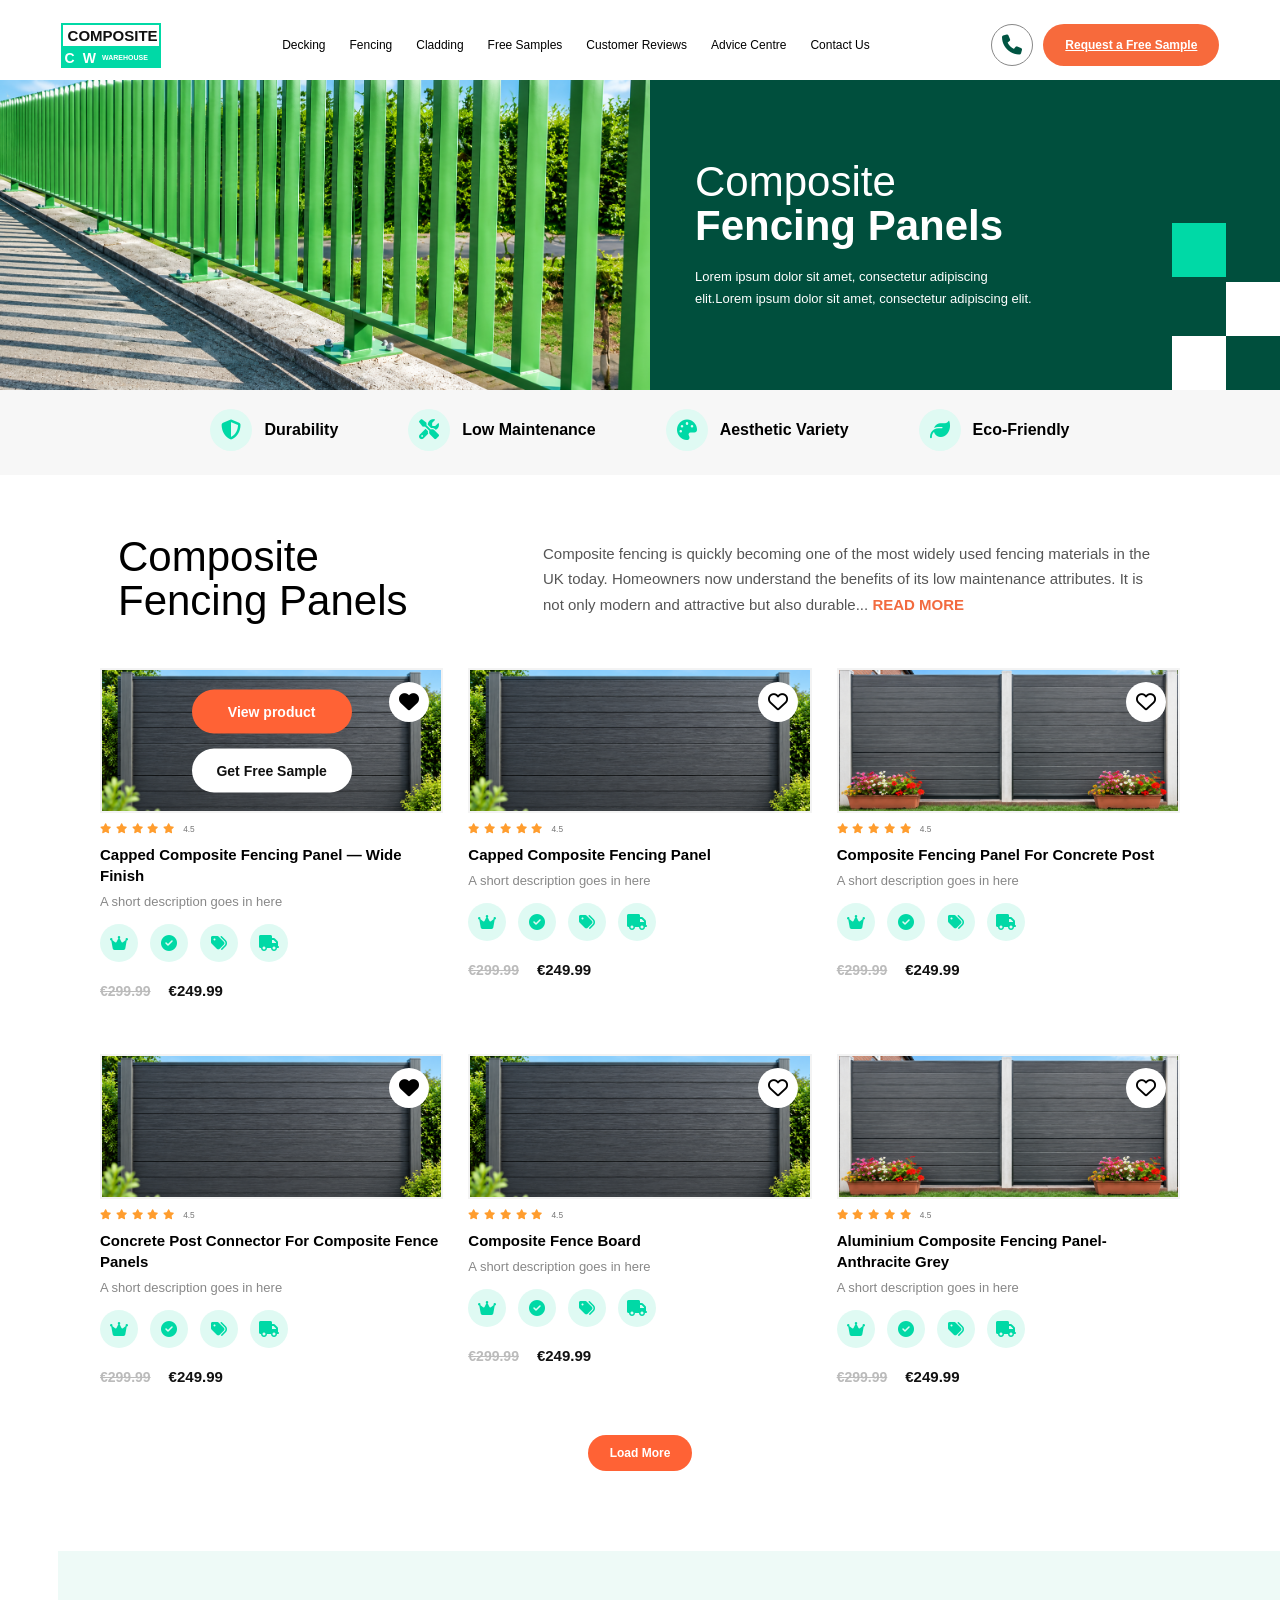
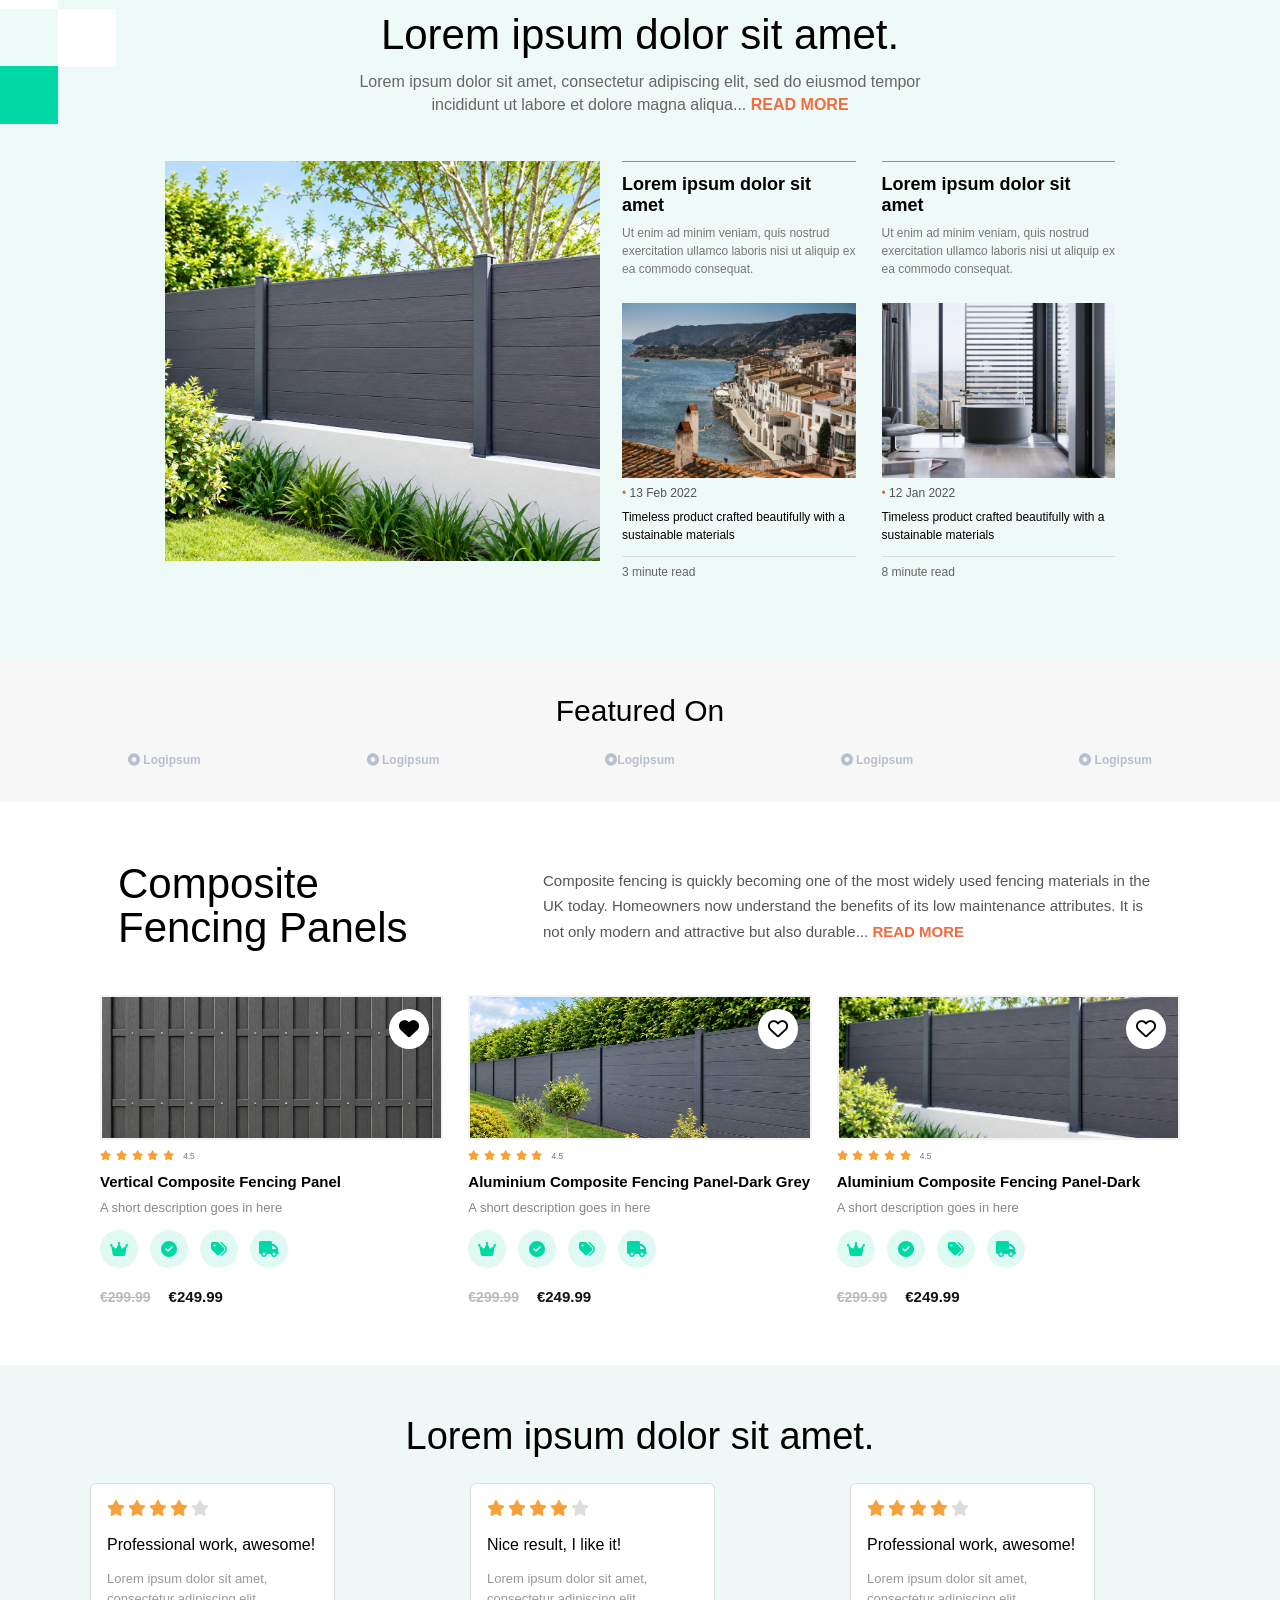
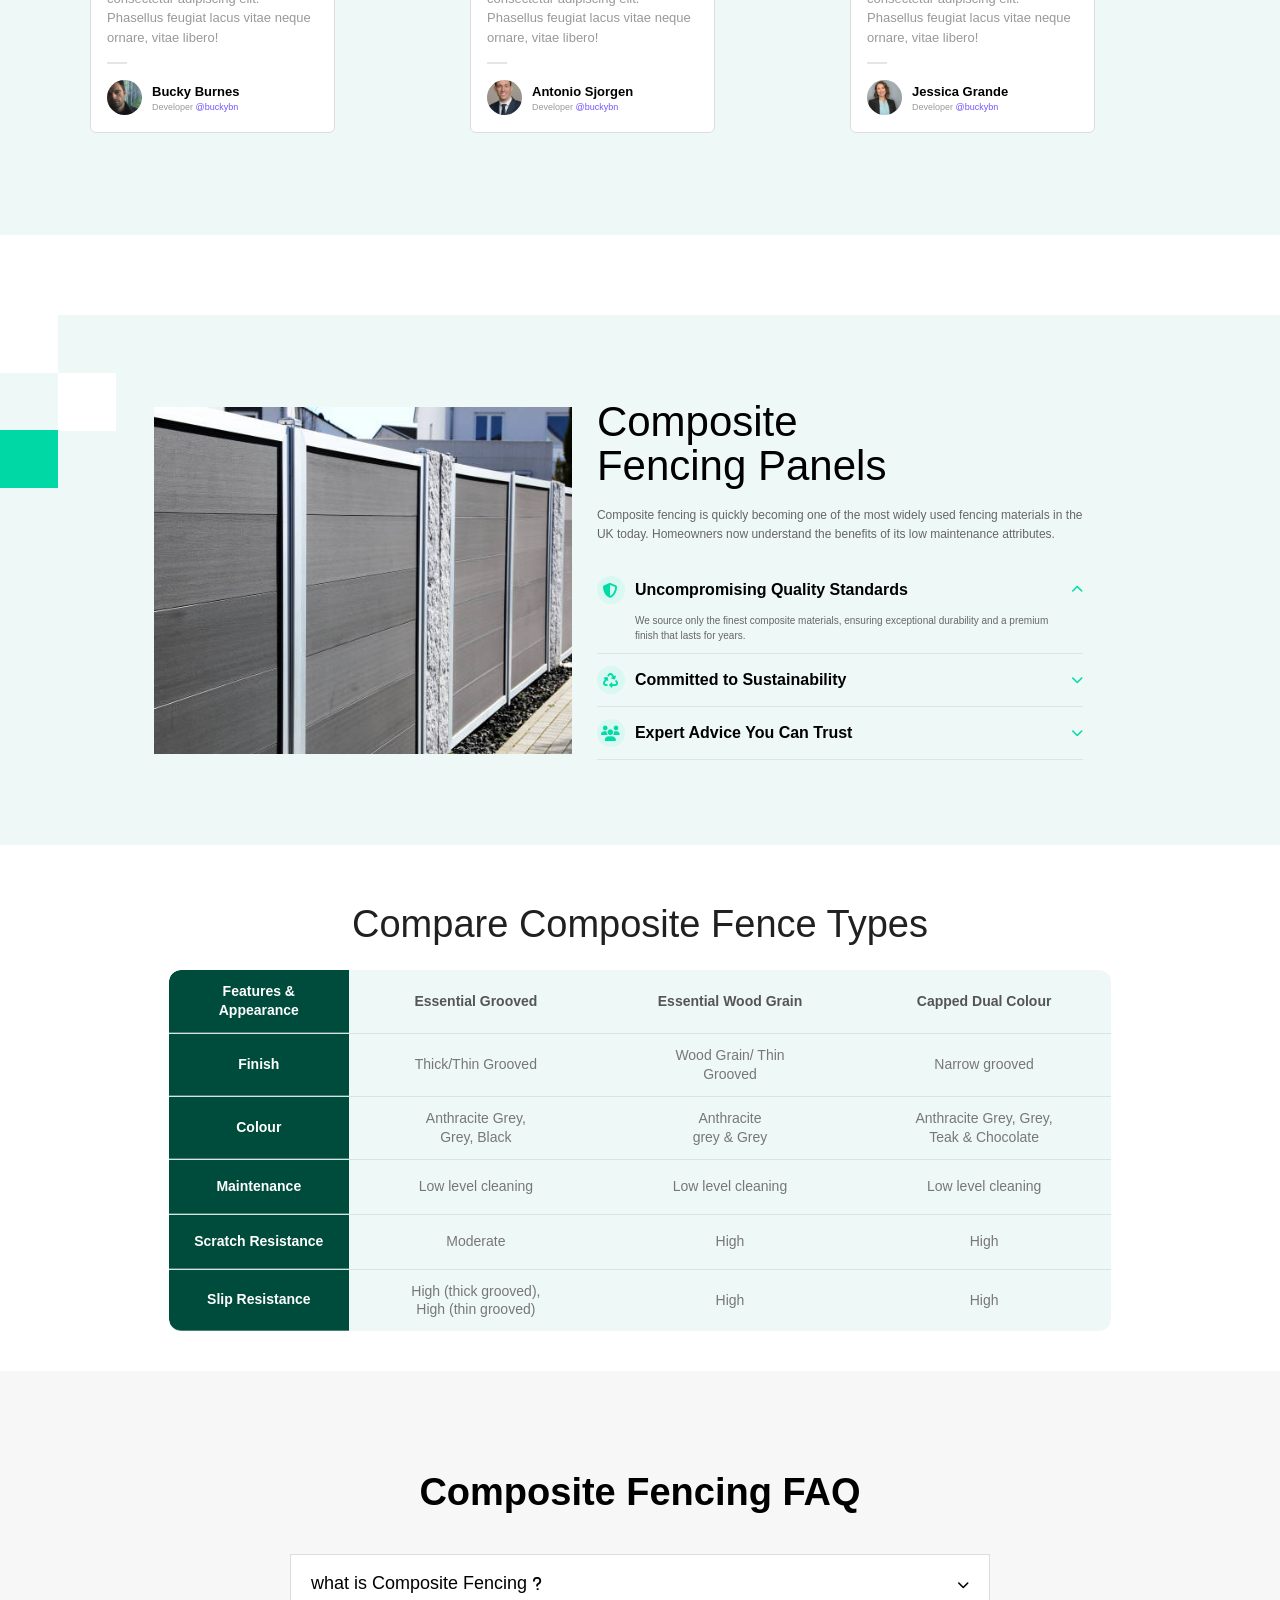
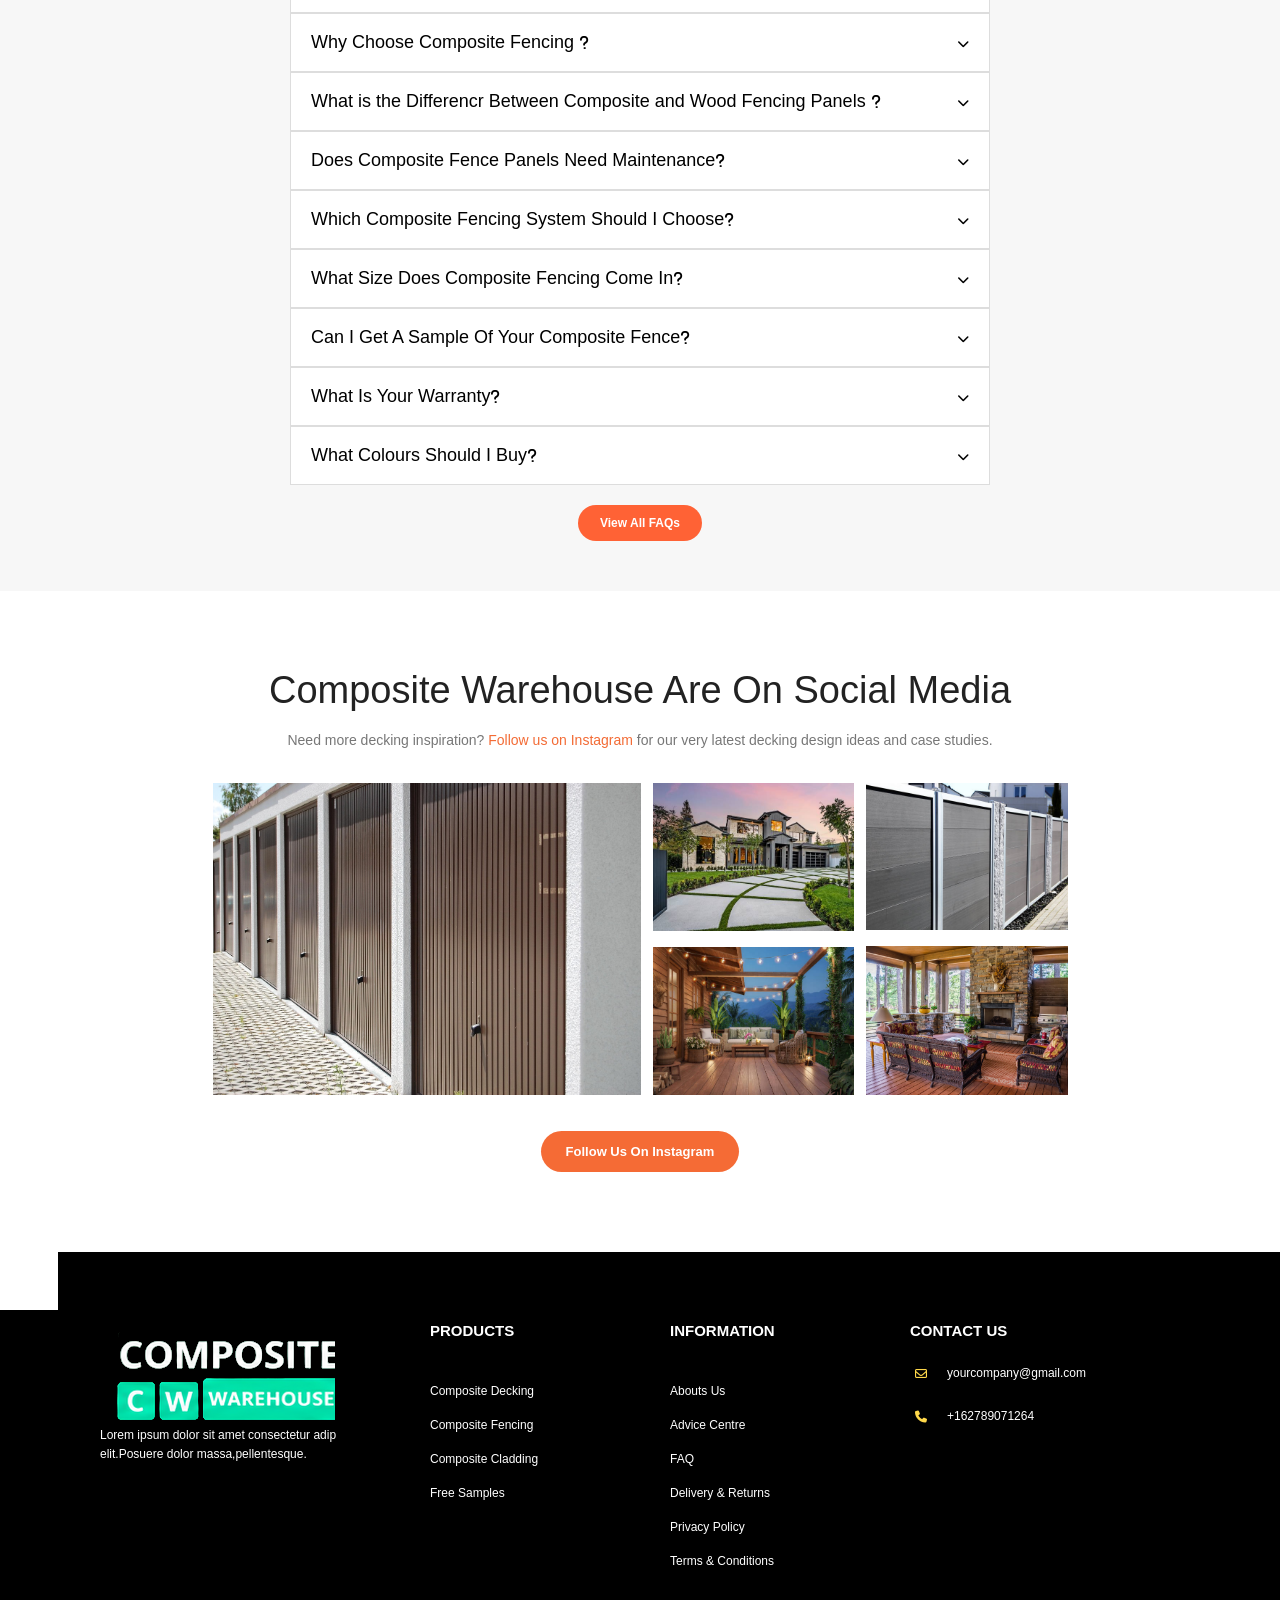
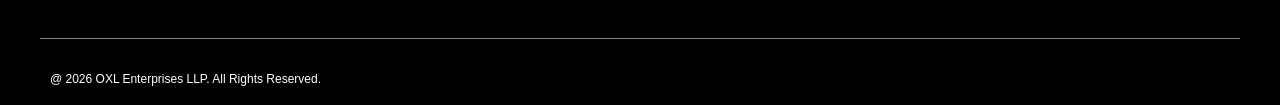
<file: products.html>
<!DOCTYPE html>
<html lang="en">

<head>
    <meta charset="UTF-8">
    <meta name="viewport" content="width=device-width, initial-scale=1.0">
    <title>website</title>
    <link rel="stylesheet" href="https://cdnjs.cloudflare.com/ajax/libs/font-awesome/6.7.2/css/all.min.css">
    <link rel="stylesheet" href="style.css">
</head>

<body>
    <header class="cw-header">
        <div class="cw-brand">
            <div class="cw-brand-name">
                COMPOSITE
            </div>
            <div class="cw-brand-bottom">
                <span>C</span>
                <span>W</span>
                <small>WAREHOUSE</small>
            </div>
        </div>
        <nav class="cw-navigation">

            <a href="#">Decking</a>
            <a href="#">Fencing</a>
            <a href="#">Cladding</a>
            <a href="#">Free Samples</a>
            <a href="#">Customer Reviews</a>
            <a href="#">Advice Centre</a>
            <a href="#">Contact Us</a>

        </nav>
        <div class="cw-header-actions">

            <button class="cw-call-button">
                <i class="fa-solid fa-phone phone-icon"></i>
            </button>

            <a href="sample.html" class="cw-sample-button">
                    Request a Free Sample
                </a>

        </div>

    </header>
    <section class="cw-hero">
        <div class="cw-hero-image">

            <img src="product1.png" Composite Fencing">

        </div>
        <div class="cw-hero-content">

            <div class="cw-hero-text">

                <h1>
                    Composite
                    <strong>Fencing Panels</strong>
                </h1>

                <p>
                    Lorem ipsum dolor sit amet, consectetur adipiscing
                    elit.Lorem ipsum dolor sit amet, consectetur
                    adipiscing elit.
                </p>

            </div>
            <div class="cw-decoration cw-green-square"></div>

            <div class="cw-decoration cw-white-square-one"></div>

            <div class="cw-decoration cw-white-square-two"></div>

        </div>

    </section>
    <section class="why-section">
        <div class="features1">
            <div class="feature1">
                <span><i class="fa-solid fa-shield-halved"></i></span>
                <p>Durability</p>
            </div>

            <div class="feature1">
                <span><i class="fa-solid fa-screwdriver-wrench"></i></span>
                <p>Low Maintenance</p>
            </div>

            <div class="feature1">
                <span><i class="fa-solid fa-palette"></i></span>
                <p>Aesthetic Variety</p>
            </div>

            <div class="feature1">
                <span><i class="fa-solid fa-leaf"></i></span>
                <p>Eco-Friendly</p>
            </div>
        </div>
    </section>

    <section class="cw-fencing-section">
        <div class="container">
            <div class="cw-fencing-top">

                <div class="cw-fencing-title">
                    <h1>
                        Composite
                        Fencing Panels
                    </h1>
                </div>

                <div class="cw-fencing-description">
                    <p>
                        Composite fencing is quickly becoming one of the most widely
                        used fencing materials in the UK today. Homeowners now
                        understand the benefits of its low maintenance attributes.
                        It is not only modern and attractive but also durable...
                        <a href="#">READ MORE</a>
                    </p>
                </div>

            </div>
            <div class="product-grid">
                <div class="product-card">

                    <div class="product-image">
                        <img src="image2.png" alt="Composite Fencing">

                        <button class="wishlist">
                            <i class="fa-solid fa-heart"></i>
                        </button>

                        <div class="product-overlay">
                            <a href="innerproduct.html" class="btn orange-btn">View product</a>
                            <a href="sample.html" class="btn white-btn">Get Free Sample</a>
                        </div>
                    </div>

                    <div class="product-info">

                        <div class="rating">
                            <span><i class="fa-solid fa-star"></i>
                                <i class="fa-solid fa-star"></i>
                                <i class="fa-solid fa-star"></i>
                                <i class="fa-solid fa-star"></i>
                                <i class="fa-solid fa-star"></i></span>
                            <small>4.5</small>
                        </div>

                        <h3>Capped Composite Fencing Panel — Wide Finish</h3>

                        <p>A short description goes in here</p>

                        <div class="product-features">
                            <span><i class="fa-solid fa-crown"></i></span>
                            <span><i class="fa-solid fa-circle-check"></i></span>
                            <span><i class="fa-solid fa-tags"></i></span>
                            <span><i class="fa-solid fa-truck"></i></span>
                        </div>

                        <div class="price">
                            <del>€299.99</del>
                            <strong>€249.99</strong>
                        </div>

                    </div>

                </div>
                <div class="product-card">

                    <div class="product-image">
                        <img src="image2.png" alt="Composite Fencing">

                        <button class="wishlist">
                            <i class="fa-regular fa-heart"></i>
                        </button>
                    </div>

                    <div class="product-info">

                        <div class="rating">
                            <span><i class="fa-solid fa-star"></i>
                                <i class="fa-solid fa-star"></i>
                                <i class="fa-solid fa-star"></i>
                                <i class="fa-solid fa-star"></i>
                                <i class="fa-solid fa-star"></i></span>
                            <small>4.5</small>
                        </div>

                        <h3>Capped Composite Fencing Panel</h3>

                        <p>A short description goes in here</p>

                        <div class="product-features">
                            <span><i class="fa-solid fa-crown"></i></span>
                            <span><i class="fa-solid fa-circle-check"></i></span>
                            <span><i class="fa-solid fa-tags"></i></span>
                            <span><i class="fa-solid fa-truck"></i></span>
                        </div>

                        <div class="price">
                            <del>€299.99</del>
                            <strong>€249.99</strong>
                        </div>

                    </div>

                </div>
                <div class="product-card">

                    <div class="product-image">
                        <img src="image3.png" alt="Composite Fencing">

                        <button class="wishlist">
                            <i class="fa-regular fa-heart"></i>
                        </button>
                    </div>

                    <div class="product-info">

                        <div class="rating">
                            <span><i class="fa-solid fa-star"></i>
                                <i class="fa-solid fa-star"></i>
                                <i class="fa-solid fa-star"></i>
                                <i class="fa-solid fa-star"></i>
                                <i class="fa-solid fa-star"></i></span>
                            <small>4.5</small>
                        </div>

                        <h3>Composite Fencing Panel For Concrete Post</h3>

                        <p>A short description goes in here</p>

                        <div class="product-features">
                            <span><i class="fa-solid fa-crown"></i></span>
                            <span><i class="fa-solid fa-circle-check"></i></span>
                            <span><i class="fa-solid fa-tags"></i></span>
                            <span><i class="fa-solid fa-truck"></i></span>
                        </div>

                        <div class="price">
                            <del>€299.99</del>
                            <strong>€249.99</strong>
                        </div>

                    </div>

                </div>
                <div class="product-card">

                    <div class="product-image">
                        <img src="image2.png" alt="Composite Fencing">

                        <button class="wishlist">
                            <i class="fa-solid fa-heart"></i>
                        </button>
                    </div>

                    <div class="product-info">

                        <div class="rating">
                            <span><i class="fa-solid fa-star"></i>
                                <i class="fa-solid fa-star"></i>
                                <i class="fa-solid fa-star"></i>
                                <i class="fa-solid fa-star"></i>
                                <i class="fa-solid fa-star"></i></span>
                            <small>4.5</small>
                        </div>

                        <h3>Concrete Post Connector For Composite Fence Panels</h3>

                        <p>A short description goes in here</p>

                        <div class="product-features">
                            <span><i class="fa-solid fa-crown"></i></span>
                            <span><i class="fa-solid fa-circle-check"></i></span>
                            <span><i class="fa-solid fa-tags"></i></span>
                            <span><i class="fa-solid fa-truck"></i></span>
                        </div>

                        <div class="price">
                            <del>€299.99</del>
                            <strong>€249.99</strong>
                        </div>

                    </div>

                </div>
                <div class="product-card">

                    <div class="product-image">
                        <img src="image2.png" alt="Composite Fencing">

                        <button class="wishlist">
                            <i class="fa-regular fa-heart"></i>
                        </button>
                    </div>

                    <div class="product-info">

                        <div class="rating">
                            <span><i class="fa-solid fa-star"></i>
                                <i class="fa-solid fa-star"></i>
                                <i class="fa-solid fa-star"></i>
                                <i class="fa-solid fa-star"></i>
                                <i class="fa-solid fa-star"></i></span>
                            <small>4.5</small>
                        </div>

                        <h3>Composite Fence Board</h3>

                        <p>A short description goes in here</p>

                        <div class="product-features">
                            <span><i class="fa-solid fa-crown"></i></span>
                            <span><i class="fa-solid fa-circle-check"></i></span>
                            <span><i class="fa-solid fa-tags"></i></span>
                            <span><i class="fa-solid fa-truck"></i></span>
                        </div>

                        <div class="price">
                            <del>€299.99</del>
                            <strong>€249.99</strong>
                        </div>

                    </div>

                </div>
                <div class="product-card">

                    <div class="product-image">
                        <img src="image3.png" alt="Composite Fencing">

                        <button class="wishlist">
                            <i class="fa-regular fa-heart"></i>
                        </button>
                    </div>

                    <div class="product-info">

                        <div class="rating">
                            <span><i class="fa-solid fa-star"></i>
                                <i class="fa-solid fa-star"></i>
                                <i class="fa-solid fa-star"></i>
                                <i class="fa-solid fa-star"></i>
                                <i class="fa-solid fa-star"></i></span>
                            <small>4.5</small>
                        </div>

                        <h3>Aluminium Composite Fencing Panel-Anthracite Grey</h3>

                        <p>A short description goes in here</p>

                        <div class="product-features">
                            <span><i class="fa-solid fa-crown"></i></span>
                            <span><i class="fa-solid fa-circle-check"></i></span>
                            <span><i class="fa-solid fa-tags"></i></span>
                            <span><i class="fa-solid fa-truck"></i></span>
                        </div>

                        <div class="price">
                            <del>€299.99</del>
                            <strong>€249.99</strong>
                        </div>

                    </div>

                </div>


            </div>
            <a href="innerproduct.html" class="gallery-btn">
                Load More
            </a>
        </div>

    </section>
    <section class="cw-blog-section">
        <div class="decor-box box-white"></div>
        <div class="decor-box box1-white"></div>
        <div class="decor-box box-green"></div>
        <div class="cw-blog-heading">
            <h1>Lorem ipsum dolor sit amet.</h1>

            <p>
                Lorem ipsum dolor sit amet, consectetur adipiscing elit, sed do eiusmod tempor
                <br>
                incididunt ut labore et dolore magna aliqua...
                <a href="#">READ MORE</a>
            </p>
        </div>
        <div class="cw-blog-content">
            <div class="cw-blog-main-image">
                <img src="product3.png" alt="Composite fencing">
            </div>
            <div class="cw-blog-cards">
                <article class="cw-blog-card">

                    <div class="cw-blog-card-top">
                        <h2>Lorem ipsum dolor sit amet</h2>

                        <p>
                            Ut enim ad minim veniam, quis nostrud exercitation ullamco
                            laboris nisi ut aliquip ex ea commodo consequat.
                        </p>
                    </div>

                    <img src="blog1.jpg" alt="Composite fencing">

                    <div class="cw-blog-date">
                        <span>•</span> 13 Feb 2022
                    </div>

                    <h3>
                        Timeless product crafted beautifully
                        with a sustainable materials
                    </h3>

                    <div class="cw-blog-read">
                        3 minute read
                    </div>

                </article>
                <article class="cw-blog-card">

                    <div class="cw-blog-card-top">
                        <h2>Lorem ipsum dolor sit amet</h2>

                        <p>
                            Ut enim ad minim veniam, quis nostrud exercitation ullamco
                            laboris nisi ut aliquip ex ea commodo consequat.
                        </p>
                    </div>

                    <img src="blog2.jpg" alt="Composite fencing">

                    <div class="cw-blog-date">
                        <span>•</span> 12 Jan 2022
                    </div>

                    <h3>
                        Timeless product crafted beautifully
                        with a sustainable materials
                    </h3>

                    <div class="cw-blog-read">
                        8 minute read
                    </div>

                </article>

            </div>

        </div>

    </section>
    <section class="brand-section1">
        <h2>Featured On</h2>
        <div class="brands1">
            <span><i class="fa-solid fa-circle-dot"></i> Logipsum</span>
            <span><i class="fa-solid fa-circle-dot"></i> Logipsum</span>
            <span><i class="fa-solid fa-circle-dot"></i>Logipsum</span>
            <span><i class="fa-solid fa-circle-dot"></i> Logipsum</span>
            <span><i class="fa-solid fa-circle-dot"></i> Logipsum</span>
        </div>
    </section>
    <section class="cw-fencing-section">
        <div class="container">
            <div class="cw-fencing-top">

                <div class="cw-fencing-title">
                    <h1>
                        Composite
                        Fencing Panels
                    </h1>
                </div>

                <div class="cw-fencing-description">
                    <p>
                        Composite fencing is quickly becoming one of the most widely
                        used fencing materials in the UK today. Homeowners now
                        understand the benefits of its low maintenance attributes.
                        It is not only modern and attractive but also durable...
                        <a href="#">READ MORE</a>
                    </p>
                </div>

            </div>
            <div class="product-grid">
                <div class="product-card">

                    <div class="product-image">
                        <img src="card1.png" alt="Composite Fencing">

                        <button class="wishlist">
                            <i class="fa-solid fa-heart"></i>
                        </button>
                    </div>

                    <div class="product-info">

                        <div class="rating">
                            <span><i class="fa-solid fa-star"></i>
                                <i class="fa-solid fa-star"></i>
                                <i class="fa-solid fa-star"></i>
                                <i class="fa-solid fa-star"></i>
                                <i class="fa-solid fa-star"></i></span>
                            <small>4.5</small>
                        </div>

                        <h3>Vertical Composite Fencing Panel</h3>

                        <p>A short description goes in here</p>

                        <div class="product-features">
                            <span><i class="fa-solid fa-crown"></i></span>
                            <span><i class="fa-solid fa-circle-check"></i></span>
                            <span><i class="fa-solid fa-tags"></i></span>
                            <span><i class="fa-solid fa-truck"></i></span>
                        </div>

                        <div class="price">
                            <del>€299.99</del>
                            <strong>€249.99</strong>
                        </div>

                    </div>

                </div>
                <div class="product-card">

                    <div class="product-image">
                        <img src="card2.png" alt="Composite Fencing">

                        <button class="wishlist">
                            <i class="fa-regular fa-heart"></i>
                        </button>
                    </div>

                    <div class="product-info">

                        <div class="rating">
                            <span><i class="fa-solid fa-star"></i>
                                <i class="fa-solid fa-star"></i>
                                <i class="fa-solid fa-star"></i>
                                <i class="fa-solid fa-star"></i>
                                <i class="fa-solid fa-star"></i></span>
                            <small>4.5</small>
                        </div>

                        <h3>Aluminium Composite Fencing Panel-Dark Grey</h3>

                        <p>A short description goes in here</p>

                        <div class="product-features">
                            <span><i class="fa-solid fa-crown"></i></span>
                            <span><i class="fa-solid fa-circle-check"></i></span>
                            <span><i class="fa-solid fa-tags"></i></span>
                            <span><i class="fa-solid fa-truck"></i></span>
                        </div>

                        <div class="price">
                            <del>€299.99</del>
                            <strong>€249.99</strong>
                        </div>

                    </div>

                </div>
                <div class="product-card">

                    <div class="product-image">
                        <img src="product3.png" alt="Composite Fencing">

                        <button class="wishlist">
                            <i class="fa-regular fa-heart"></i>
                        </button>
                    </div>

                    <div class="product-info">

                        <div class="rating">
                            <span><i class="fa-solid fa-star"></i>
                                <i class="fa-solid fa-star"></i>
                                <i class="fa-solid fa-star"></i>
                                <i class="fa-solid fa-star"></i>
                                <i class="fa-solid fa-star"></i></span>
                            <small>4.5</small>
                        </div>

                        <h3>Aluminium Composite Fencing Panel-Dark</h3>

                        <p>A short description goes in here</p>

                        <div class="product-features">
                            <span><i class="fa-solid fa-crown"></i></span>
                            <span><i class="fa-solid fa-circle-check"></i></span>
                            <span><i class="fa-solid fa-tags"></i></span>
                            <span><i class="fa-solid fa-truck"></i></span>
                        </div>

                        <div class="price">
                            <del>€299.99</del>
                            <strong>€249.99</strong>
                        </div>

                    </div>

                </div>
            </div>
        </div>
    </section>
    <section class="review-section">

        <h1>Lorem ipsum dolor sit amet.</h1>

        <div class="review-container">

            <div class="review-card">

                <div class="review-stars">
                    <i class="fa-solid fa-star"></i>
                    <i class="fa-solid fa-star"></i>
                    <i class="fa-solid fa-star"></i>
                    <i class="fa-solid fa-star"></i>
                    <i class="fa-solid fa-star empty-star"></i>
                </div>

                <h2>Professional work, awesome!</h2>

                <p>
                    Lorem ipsum dolor sit amet, consectetur adipiscing elit.
                    Phasellus feugiat lacus vitae neque ornare, vitae libero!
                </p>

                <div class="review-line"></div>

                <div class="review-user">

                    <img src="bru1.jpg" alt="Bucky Burnes">

                    <div>
                        <h3>Bucky Burnes</h3>
                        <p>Developer <span>@buckybn</span></p>
                    </div>

                </div>

            </div>

            <div class="review-card">

                <div class="review-stars">
                    <i class="fa-solid fa-star"></i>
                    <i class="fa-solid fa-star"></i>
                    <i class="fa-solid fa-star"></i>
                    <i class="fa-solid fa-star"></i>
                    <i class="fa-solid fa-star empty-star"></i>
                </div>

                <h2>Nice result, I like it!</h2>

                <p>
                    Lorem ipsum dolor sit amet, consectetur adipiscing elit.
                    Phasellus feugiat lacus vitae neque ornare, vitae libero!
                </p>

                <div class="review-line"></div>

                <div class="review-user">

                    <img src="ant.jpg" alt="Antonio Sjorgen">

                    <div>
                        <h3>Antonio Sjorgen</h3>
                        <p>Developer <span>@buckybn</span></p>
                    </div>

                </div>

            </div>
            <div class="review-card">

                <div class="review-stars">
                    <i class="fa-solid fa-star"></i>
                    <i class="fa-solid fa-star"></i>
                    <i class="fa-solid fa-star"></i>
                    <i class="fa-solid fa-star"></i>
                    <i class="fa-solid fa-star empty-star"></i>
                </div>

                <h2>Professional work, awesome!</h2>

                <p>
                    Lorem ipsum dolor sit amet, consectetur adipiscing elit.
                    Phasellus feugiat lacus vitae neque ornare, vitae libero!
                </p>

                <div class="review-line"></div>

                <div class="review-user">

                    <img src="jess.jpg" alt="Jessica Grande">

                    <div>
                        <h3>Jessica Grande</h3>
                        <p>Developer <span>@buckybn</span></p>
                    </div>

                </div>

            </div>

        </div>

    </section>
    <section class="fencing-section">

        <div class="decor-box box-white"></div>
        <div class="decor-box box1-white"></div>
        <div class="decor-box box-green"></div>
        <div class="fencing-container">
            <div class="fencing-image1">
                <img src="image4.jpg" alt="Composite Fencing Panels">
            </div>
            <div class="fencing-content">
                <h1>
                    Composite
                    Fencing Panels
                </h1>
                <p class="fencing-description">
                    Composite fencing is quickly becoming one of the most widely used
                    fencing materials in the UK today. Homeowners now understand the
                    benefits of its low maintenance attributes.
                </p>
                <div class="fencing-item active">

                    <div class="item-heading">

                        <div class="item-icon">
                            <i class="fa-solid fa-shield-halved"></i>
                        </div>

                        <h3>
                            Uncompromising Quality Standards
                        </h3>

                        <i class="fa-solid fa-chevron-up arrow"></i>

                    </div>

                    <p>
                        We source only the finest composite materials, ensuring
                        exceptional durability and a premium finish that lasts for years.
                    </p>

                </div>
                <div class="fencing-item">
                    <div class="item-heading">
                        <div class="item-icon">
                            <i class="fa-solid fa-recycle"></i>
                        </div>
                        <h3>
                            Committed to Sustainability
                        </h3>
                        <i class="fa-solid fa-chevron-down arrow"></i>
                    </div>
                </div>
                <div class="fencing-item">
                    <div class="item-heading">
                        <div class="item-icon">
                            <i class="fa-solid fa-users"></i>
                        </div>
                        <h3>
                            Expert Advice You Can Trust
                        </h3>
                        <i class="fa-solid fa-chevron-down arrow"></i>
                    </div>
                </div>
            </div>
        </div>
    </section>
    <section class="compare-section">
        <div class="compare-container">
            <h1>Compare Composite Fence Types</h1>
            <div class="compare-table">
                <div class="table-row table-header">
                    <div class="table-cell feature-cell">
                        Features &amp; Appearance
                    </div>
                    <div class="table-cell">
                        Essential Grooved
                    </div>
                    <div class="table-cell">
                        Essential Wood Grain
                    </div>
                    <div class="table-cell">
                        Capped Dual Colour
                    </div>
                </div>
                <div class="table-row">
                    <div class="table-cell feature-cell">
                        Finish
                    </div>
                    <div class="table-cell">
                        Thick/Thin Grooved
                    </div>
                    <div class="table-cell">
                        Wood Grain/ Thin<br>
                        Grooved
                    </div>
                    <div class="table-cell">
                        Narrow grooved
                    </div>
                </div>
                <div class="table-row">
                    <div class="table-cell feature-cell">
                        Colour
                    </div>
                    <div class="table-cell">
                        Anthracite Grey,<br>
                        Grey, Black
                    </div>
                    <div class="table-cell">
                        Anthracite<br>
                        grey &amp; Grey
                    </div>
                    <div class="table-cell">
                        Anthracite Grey, Grey,<br>
                        Teak &amp; Chocolate
                    </div>
                </div>
                <div class="table-row">
                    <div class="table-cell feature-cell">
                        Maintenance
                    </div>
                    <div class="table-cell">
                        Low level cleaning
                    </div>
                    <div class="table-cell">
                        Low level cleaning
                    </div>
                    <div class="table-cell">
                        Low level cleaning
                    </div>
                </div>
                <div class="table-row">
                    <div class="table-cell feature-cell">
                        Scratch Resistance
                    </div>
                    <div class="table-cell">
                        Moderate
                    </div>
                    <div class="table-cell">
                        High
                    </div>
                    <div class="table-cell">
                        High
                    </div>
                </div>
                <div class="table-row last-row">
                    <div class="table-cell feature-cell">
                        Slip Resistance
                    </div>
                    <div class="table-cell">
                        High (thick grooved),<br>
                        High (thin grooved)
                    </div>
                    <div class="table-cell">
                        High
                    </div>
                    <div class="table-cell">
                        High
                    </div>
                </div>
            </div>
        </div>
    </section>
    <section class="option-section">
        <div class="main-heading">
            <h2>Composite Fencing FAQ</h2>
            <div class="accordion">
                <details>
                    <summary>what is Composite Fencing <i class="fa fa-question"
                            style="color: black; font-size: 15px;"></i></summary>
                    <div class="content">
                        Composite fence panels are durable, lightweight fencing material that is used to modernise and
                        upgrade our outerdoor erterior. Unlike the wood counterpart,it is made from the mixture of HDPE
                        plastic,wood fibres and bonding agents,After, these two components are heated and compressed
                        through a
                        mould to create the desired panels.

                    </div>
                </details>
                <details>
                    <summary>Why Choose Composite Fencing <i class="fa fa-question"
                            style="color: black; font-size: 15px;"></i></summary>
                    <div class="content">
                        Composite fence panels are durable, lightweight fencing material that is used to modernise and
                        upgrade our outerdoor erterior. Unlike the wood counterpart,it is made from the mixture of HDPE
                        plastic,wood fibres and bonding agents,After, these two components are heated and compressed
                        through a
                        mould to create the desired panels.

                    </div>
                </details>
                <details>
                    <summary>What is the Differencr Between Composite and Wood Fencing Panels <i class="fa fa-question"
                            style="color: black; font-size: 15px;"></i></summary>
                    <div class="content">
                        Composite fence panels are durable, lightweight fencing material that is used to modernise and
                        upgrade our outerdoor erterior. Unlike the wood counterpart,it is made from the mixture of HDPE
                        plastic,wood fibres and bonding agents,After, these two components are heated and compressed
                        through a
                        mould to create the desired panels.

                    </div>
                </details>
                <details>
                    <summary>Does Composite Fence Panels Need Maintenance<i class="fa fa-question"
                            style="color:black; font-size: 15px;"></i></summary>
                    <div class="content">
                        Composite fence panels are durable, lightweight fencing material that is used to modernise and
                        upgrade our outerdoor erterior. Unlike the wood counterpart,it is made from the mixture of HDPE
                        plastic,wood fibres and bonding agents,After, these two components are heated and compressed
                        through a
                        mould to create the desired panels.

                    </div>
                </details>
                <details>
                    <summary>Which Composite Fencing System Should I Choose<i class="fa fa-question"
                            style="color:black; font-size: 15px;"></i></summary>
                    <div class="content">
                        Composite fence panels are durable, lightweight fencing material that is used to modernise and
                        upgrade our outerdoor erterior. Unlike the wood counterpart,it is made from the mixture of HDPE
                        plastic,wood fibres and bonding agents,After, these two components are heated and compressed
                        through a
                        mould to create the desired panels.

                    </div>
                </details>
                <details>
                    <summary>What Size Does Composite Fencing Come In<i class="fa fa-question"
                            style="color:black; font-size: 15px;"></i></summary>
                    <div class="content">
                        Composite fence panels are durable, lightweight fencing material that is used to modernise and
                        upgrade our outerdoor erterior. Unlike the wood counterpart,it is made from the mixture of HDPE
                        plastic,wood fibres and bonding agents,After, these two components are heated and compressed
                        through a
                        mould to create the desired panels.

                    </div>
                </details>
                <details>
                    <summary>Can I Get A Sample Of Your Composite Fence<i class="fa fa-question"
                            style="color:black; font-size: 15px;"></i></summary>
                    <div class="content">
                        Composite fence panels are durable, lightweight fencing material that is used to modernise and
                        upgrade our outerdoor erterior. Unlike the wood counterpart,it is made from the mixture of HDPE
                        plastic,wood fibres and bonding agents,After, these two components are heated and compressed
                        through a
                        mould to create the desired panels.

                    </div>
                </details>
                <details>
                    <summary>What Is Your Warranty<i class="fa fa-question" style="color:black; font-size: 15px;"></i>
                    </summary>
                    <div class="content">
                        Composite fence panels are durable, lightweight fencing material that is used to modernise and
                        upgrade our outerdoor erterior. Unlike the wood counterpart,it is made from the mixture of HDPE
                        plastic,wood fibres and bonding agents,After, these two components are heated and compressed
                        through a
                        mould to create the desired panels.

                    </div>
                </details>
                <details>
                    <summary>What Colours Should I Buy<i class="fa fa-question"
                            style="color:black; font-size: 15px;"></i></summary>
                    <div class="content">
                        Composite fence panels are durable, lightweight fencing material that is used to modernise and
                        upgrade our outerdoor erterior. Unlike the wood counterpart,it is made from the mixture of HDPE
                        plastic,wood fibres and bonding agents,After, these two components are heated and compressed
                        through a
                        mould to create the desired panels.

                    </div>
                </details>
            </div>
            <a href="#" class="gallery-btn">View All FAQs</a>
        </div>
    </section>
    <section class="social-section">

        <div class="social-heading">

            <h2>
                Composite Warehouse Are
                On Social Media
            </h2>

            <p>
                Need more decking inspiration?
                <span>Follow us on Instagram</span>
                for our very latest decking design
                ideas and case studies.
            </p>

        </div>
        <div class="social-gallery">

            <div class="social-big">
                <img src="image1.jpg" alt="Composite decking">
            </div>
            <div class="social-small">
                <img src="outdoor area.jpg" alt="Composite decking">
                <img src="outerdoor.jpg" alt="Composite decking">
            </div>

            <div class="social-small">
                <img src="image4.jpg" alt="Composite decking">
                <img src="img.jpg" alt="Composite decking">
            </div>

        </div>


        <a href="#" class="instagram-btn">
            Follow Us On Instagram
        </a>

    </section>
    <section class="footer-section">
        <div class="decor-box box-white"></div>
        <div class="container">
            <div class="footer-content">
                <div class="footer-grid">
                    <div class="footer-about">
                        <img src="logo.png" alt="Logo">
                        <p>
                            Lorem ipsum dolor sit amet consectetur adip
                            elit.Posuere dolor massa,pellentesque.
                        </p>

                    </div>
                    <div class="footer-links">
                        <h3>PRODUCTS</h3>

                        <a>Composite Decking</a>
                        <a>Composite Fencing</a>
                        <a>Composite Cladding</a>
                        <a>Free Samples</a>
                    </div>
                    <div class="footer-company">
                        <h3>INFORMATION</h3>
                        <a>Abouts Us</a>
                        <a>Advice Centre</a>
                        <a>FAQ</a>
                        <a>Delivery & Returns</a>
                        <a>Privacy Policy</a>
                        <a>Terms & Conditions</a>
                    </div>

                    <div class="footer-contact">
                        <h3>CONTACT US</h3>
                        <p>
                            <i class="fa-regular fa-envelope"></i>
                            <span>yourcompany@gmail.com</span>
                        </p>
                        <p>
                            <i class="fa-solid fa-phone"></i>
                            <span>+162789071264</span>
                        </p>
                    </div>
                </div>
            </div>
            <footer class="footer-bottom">
                <p>@ 2026 OXL Enterprises LLP. All Rights Reserved.</p>
            </footer>
        </div>
    </section>
    <script src="script.js"></script>
</body>

</html>
</file>
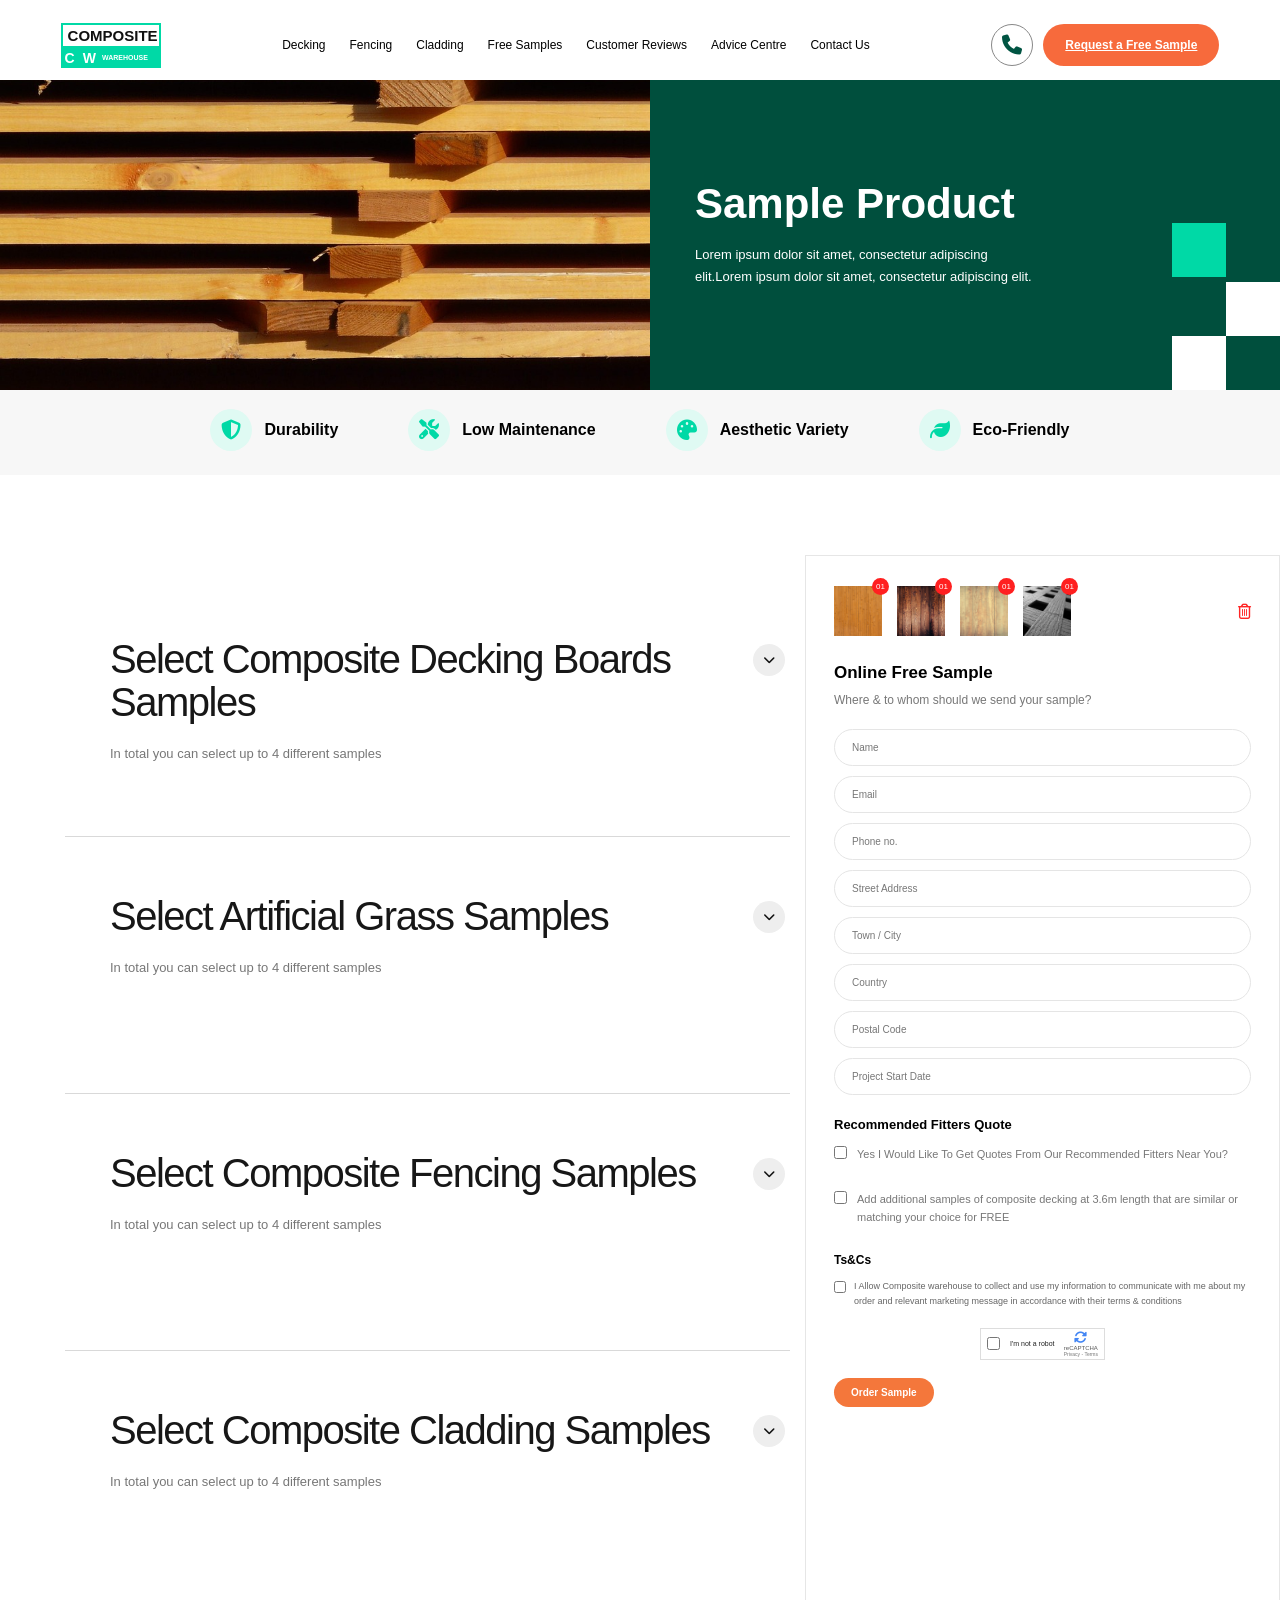
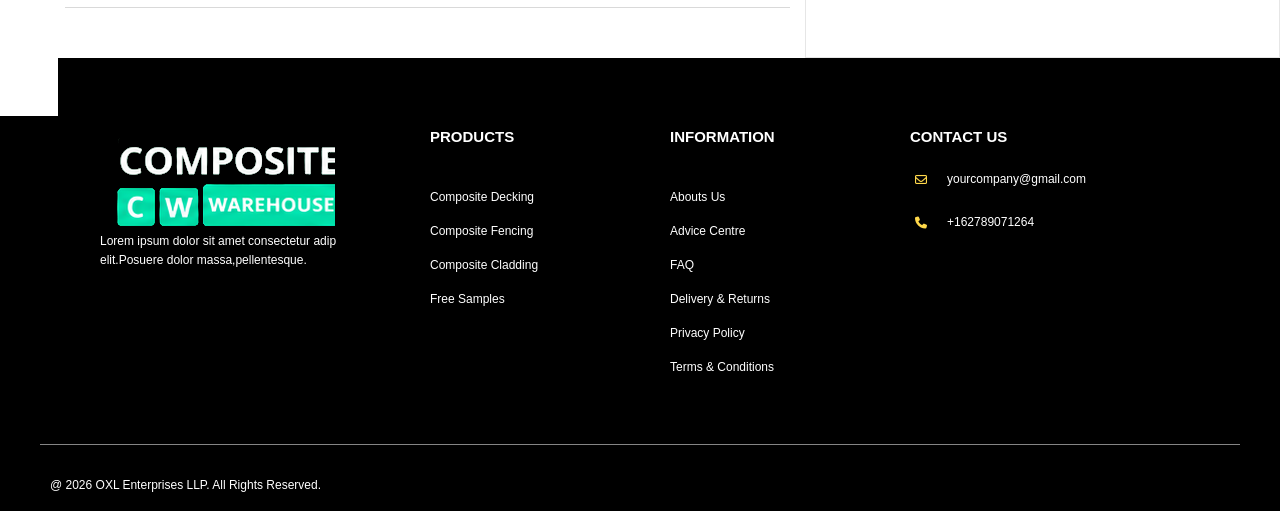
<file: sample.html>
<!DOCTYPE html>
<html lang="en">

<head>
    <meta charset="UTF-8">
    <meta name="viewport" content="width=device-width, initial-scale=1.0">
    <title>website</title>
    <link rel="stylesheet" href="https://cdnjs.cloudflare.com/ajax/libs/font-awesome/6.7.2/css/all.min.css">
    <link rel="stylesheet" href="style.css">
</head>

<body>
    <header class="cw-header">
        <div class="cw-brand">
            <div class="cw-brand-name">
                COMPOSITE
            </div>
            <div class="cw-brand-bottom">
                <span>C</span>
                <span>W</span>
                <small>WAREHOUSE</small>
            </div>
        </div>
        <nav class="cw-navigation">

            <a href="#">Decking</a>
            <a href="#">Fencing</a>
            <a href="#">Cladding</a>
            <a href="#">Free Samples</a>
            <a href="#">Customer Reviews</a>
            <a href="#">Advice Centre</a>
            <a href="#">Contact Us</a>

        </nav>
        <div class="cw-header-actions">

            <button class="cw-call-button">
                <i class="fa-solid fa-phone phone-icon"></i>
            </button>

             <a href="sample.html" class="cw-sample-button">
                    Request a Free Sample
                </a>

        </div>

    </header>
    <section class="cw-hero">
        <div class="cw-hero-image">

            <img src="sampleproduct.jpg" Composite Fencing">

        </div>
        <div class="cw-hero-content">

            <div class="cw-hero-text">

                <h1>
                    <strong>Sample Product</strong>
                </h1>

                <p>
                    Lorem ipsum dolor sit amet, consectetur adipiscing
                    elit.Lorem ipsum dolor sit amet, consectetur
                    adipiscing elit.
                </p>

            </div>
            <div class="cw-decoration cw-green-square"></div>

            <div class="cw-decoration cw-white-square-one"></div>

            <div class="cw-decoration cw-white-square-two"></div>

        </div>

    </section>
    <section class="why-section">
        <div class="features1">
            <div class="feature1">
                <span><i class="fa-solid fa-shield-halved"></i></span>
                <p>Durability</p>
            </div>

            <div class="feature1">
                <span><i class="fa-solid fa-screwdriver-wrench"></i></span>
                <p>Low Maintenance</p>
            </div>

            <div class="feature1">
                <span><i class="fa-solid fa-palette"></i></span>
                <p>Aesthetic Variety</p>
            </div>

            <div class="feature1">
                <span><i class="fa-solid fa-leaf"></i></span>
                <p>Eco-Friendly</p>
            </div>
        </div>
    </section>
    <div class="sample-page">
        <div class="sample-left">
            <div class="sample-row">

                <div class="sample-row-content">

                    <h1>
                        Select Composite
                        Decking Boards Samples
                    </h1>

                    <p>
                        In total you can select up to 4 different samples
                    </p>

                </div>

                <button class="sample-arrow" type="button">
                    <i class="fa-solid fa-chevron-down"></i>
                </button>

                <div class="fencing-products">

                    <div class="fencing-product selected">

                        <div class="fencing-image">
                            <img src="sample.jpg" alt="Dark Grey Wood Grain">
                        </div>

                        <h3>
                            Dark Grey Wood Grain
                            Composite Decking Board —
                            Essential Collection
                        </h3>

                    </div>

                    <div class="fencing-product">

                        <div class="fencing-image">
                            <img src="sample1.jpg" alt="Dark Grey Grooved">
                        </div>

                        <h3>
                            Dark Grey Grooved
                            Composite Decking Board —
                            Essential Collection
                        </h3>

                    </div>

                    <div class="fencing-product selected">

                        <div class="fencing-image">
                            <img src="sample2.jpg" alt="Grey Grooved">
                        </div>

                        <h3>
                            Essential Collection: Grey
                            Grooved Composite Board
                        </h3>

                    </div>

                    <div class="fencing-product">

                        <div class="fencing-image">
                            <img src="sample3.jpg" alt="Wood Grain Grey">
                        </div>

                        <h3>
                            Wood Grain Grey
                            Composite Decking —
                            Essential Collection
                        </h3>

                    </div>

                    <div class="fencing-product">

                        <div class="fencing-image">
                            <img src="sampleproduct.jpg" alt="Black Grooved">
                        </div>

                        <h3>
                            Black Grooved Composite
                            Decking Board — Essential
                            Collection
                        </h3>

                    </div>

                    <div class="fencing-product">

                        <div class="fencing-image">
                            <img src="sample.jpg" alt="Dark Grey Wood Grain">
                        </div>

                        <h3>
                            Dark Grey Wood Grain
                            Composite Decking Board
                            — Essential Collection
                        </h3>

                    </div>

                    <div class="fencing-product">

                        <div class="fencing-image">
                            <img src="sample3.jpg" alt="Grey Decking">
                        </div>

                        <h3>
                            Grey Grooved Composite
                            Decking Board
                        </h3>

                    </div>

                    <div class="fencing-product">

                        <div class="fencing-image">
                            <img src="sample1.jpg" alt="Wood Decking">
                        </div>

                        <h3>
                            Natural Wood Grain
                            Composite Decking Board
                        </h3>

                    </div>

                </div>

            </div>
            <div class="sample-row">

                <div class="sample-row-content">

                    <h1>
                        Select Artificial Grass
                        Samples
                    </h1>

                    <p>
                        In total you can select up to 4 different samples
                    </p>

                </div>

                <button class="sample-arrow">
                    <i class="fa-solid fa-chevron-down"></i>
                </button>
                <div class="fencing-products">

                    <div class="fencing-product">

                        <div class="fencing-image">
                            <img src="g2.jpg" alt="">
                        </div>

                        <h3>
                            ST.Augustine Artificial Grass Luxury 28mm
                        </h3>

                    </div>


                    <div class="fencing-product">

                        <div class="fencing-image">
                            <img src="g1.jpg" alt="">
                        </div>

                        <h3>
                           Aoysia Artificial Grass 28mm
                        </h3>

                    </div>


                    <div class="fencing-product">

                        <div class="fencing-image">
                            <img src="g2.jpg" alt="">
                        </div>

                        <h3>
                            Kensington Artificial Grass Premium 40mm
                        </h3>

                    </div>


                    <div class="fencing-product">

                        <div class="fencing-image">
                            <img src="g1.jpg" alt="">
                        </div>

                        <h3>
                            Bermuda Artificial Grass 20mm
                        </h3>

                    </div>


                    <div class="fencing-product">

                        <div class="fencing-image">
                            <img src="g1.jpg" alt="">
                        </div>

                        <h3>
                            Kentucky Blue Luxury
                            Artificial Grass 38mm
                        </h3>

                    </div>
                </div>

            </div>
            <div class="sample-row">

                <div class="sample-row-content">

                    <h1>
                        Select Composite
                        Fencing Samples
                    </h1>

                    <p>
                        In total you can select up to 4 different samples
                    </p>

                </div>

                <button class="sample-arrow">
                    <i class="fa-solid fa-chevron-down"></i>
                </button>

                <div class="fencing-products">

                    <div class="fencing-product">

                        <div class="fencing-image">
                            <img src="card1.png" alt="">
                        </div>

                        <h3>
                            Capped Composite Fencing
                            Panel-Wide Finish
                        </h3>

                    </div>


                    <div class="fencing-product">

                        <div class="fencing-image">
                            <img src="card2.png" alt="">
                        </div>

                        <h3>
                            Capped Composite Fencing
                            Panel
                        </h3>

                    </div>


                    <div class="fencing-product">

                        <div class="fencing-image">
                            <img src="image1.jpg" alt="">
                        </div>

                        <h3>
                            Fencing Panal for Concrete
                            Post-Chocolate
                        </h3>

                    </div>


                    <div class="fencing-product">

                        <div class="fencing-image">
                            <img src="image2.png" alt="">
                        </div>

                        <h3>
                            Composite Fencing Panal
                            For Concrete Post
                        </h3>

                    </div>


                    <div class="fencing-product">

                        <div class="fencing-image">
                            <img src="image3.png" alt="">
                        </div>

                        <h3>

                            Fencing Panel For Concrete
                            Post- Anthracite
                        </h3>
                    </div>


                    <div class="fencing-product">

                        <div class="fencing-image">
                            <img src="image4.jpg" alt="">
                        </div>

                        <h3>Fencing Panel For Concrete
                            Post-Grey</h3>

                    </div>


                    <div class="fencing-product">

                        <div class="fencing-image">
                            <img src="card2.png" alt="">
                        </div>

                        <h3>Vertical Composite
                            Fencing Panel</h3>


                    </div>


                    <div class="fencing-product">

                        <div class="fencing-image">
                            <img src="card1.png" alt="">
                        </div>

                        <h3>
                            Aluminium Composite Fencing Panel
                            -Dark Grey
                        </h3>

                    </div>
                    <div class="fencing-product">

                        <div class="fencing-image">
                            <img src="image2.png" alt="">
                        </div>

                        <h3>
                             Aluminium Composite Fencing Panel
                            -Grey
                        </h3>
                        </h3>

                    </div>
                    <div class="fencing-product">

                        <div class="fencing-image">
                            <img src="image3.png" alt="">
                        </div>

                        <h3>
                            Concrete Post Connector For Composite Fence Panels
                        </h3>

                    </div>
                    <div class="fencing-product">

                        <div class="fencing-image">
                            <img src="card2.png" alt="">
                        </div>

                        <h3>
                            Composite Fence Boards
                        </h3>

                    </div>

                </div>

            </div>
            <div class="sample-row">

                <div class="sample-row-content">

                    <h1>
                        Select Composite
                        Cladding Samples
                    </h1>

                    <p>
                        In total you can select up to 4 different samples
                    </p>

                </div>

                <button class="sample-arrow">
                    <i class="fa-solid fa-chevron-down"></i>
                </button>
                <div class="fencing-products">

                    <div class="fencing-product">

                        <div class="fencing-image">
                            <img src="c1.jpg" alt="">
                        </div>

                        <h3>
                            Teak Wood Grain Cladding Boards
                        </h3>

                    </div>


                    <div class="fencing-product">

                        <div class="fencing-image">
                            <img src="c2.jpg" alt="">
                        </div>

                        <h3>
                           Black Wood Grain Cladding Boards
                        </h3>

                    </div>


                    <div class="fencing-product">

                        <div class="fencing-image">
                            <img src="c3.jpg" alt="">
                        </div>

                        <h3>
                            Brown Wood Grain Cladding Boards
                        </h3>

                    </div>


                    <div class="fencing-product">

                        <div class="fencing-image">
                            <img src="c4.jpg" alt="">
                        </div>

                        <h3>
                            Grey Wood Grain Cladding Boards
                        </h3>

                    </div>


                    <div class="fencing-product">

                        <div class="fencing-image">
                            <img src="c5.jpg" alt="">
                        </div>

                        <h3>
                            Anthracite Grey Slatted Cladding
                        </h3>

                    </div>
                    
                    <div class="fencing-product">

                        <div class="fencing-image">
                            <img src="c6.jpg" alt="">
                        </div>

                        <h3>
                            Teak Slatted Cladding
                        </h3>

                    </div>
                    
                    <div class="fencing-product">

                        <div class="fencing-image">
                            <img src="c7.jpg" alt="">
                        </div>

                        <h3>
                            Anthracite Grey Wood Grain Cladding Boards
                        </h3>

                    </div>
                    
                    <div class="fencing-product">

                        <div class="fencing-image">
                            <img src="c8.jpg" alt="">
                        </div>

                        <h3>
                            Anthracite Grey Cladding Boards
                        </h3>

                    </div>
                    
                    <div class="fencing-product">

                        <div class="fencing-image">
                            <img src="c8.jpg" alt="">
                        </div>

                        <h3>
                            Plastic Grey Cladding Boards for Sheds
                        </h3>

                    </div>
                    
                    <div class="fencing-product">

                        <div class="fencing-image">
                            <img src="c9.jpg" alt="">
                        </div>

                        <h3>
                            Shed Cladding Boards Dark Grey
                        </h3>

                    </div>
                </div>
            </div>
        </div>

        <div class="sample-right">
            <div class="selected-samples">

                <div class="small-sample">
                    <img src="sample1.jpg" alt="">
                    <span>01</span>
                </div>

                <div class="small-sample">
                    <img src="sample2.jpg" alt="">
                    <span>01</span>
                </div>

                <div class="small-sample">
                    <img src="sample3.jpg" alt="">
                    <span>01</span>
                </div>

                <div class="small-sample">
                    <img src="sample.jpg" alt="">
                    <span>01</span>
                </div>

                <button class="delete-btn">
                    <i class="fa-regular fa-trash-can"></i>
                </button>

            </div>
            <div class="sample-form">

                <h2>Online Free Sample</h2>

                <p>Where & to whom should we send your sample?</p>


                <form>

                    <input type="text" placeholder="Name">

                    <input type="email" placeholder="Email">

                    <input type="text" placeholder="Phone no.">

                    <input type="text" placeholder="Street Address">

                    <input type="text" placeholder="Town / City">

                    <input type="text" placeholder="Country">

                    <input type="text" placeholder="Postal Code">

                    <input type="text" placeholder="Project Start Date">
                    <div class="recommended">

                        <h3>Recommended Fitters Quote</h3>

                        <label class="check-row">
                            <input type="checkbox">
                            <span>
                                Yes I Would Like To Get Quotes From Our
                                Recommended Fitters Near You?
                            </span>
                        </label>


                        <label class="check-row">
                            <input type="checkbox">

                            <span>
                                Add additional samples of composite decking at
                                3.6m length that are similar or matching your
                                choice for FREE
                            </span>
                        </label>

                    </div>

                    <div class="sample-terms">

                        <h3>Ts&Cs</h3>

                        <label class="terms-check">
                            <input type="checkbox">

                            <span>
                                I Allow Composite warehouse to collect and use
                                my information to communicate with me about my
                                order and relevant marketing message in
                                accordance with their terms & conditions
                            </span>
                        </label>
                        <div class="captcha-box">

                            <div class="captcha-left">
                                <input type="checkbox">
                                <span>I'm not a robot</span>
                            </div>

                            <div class="captcha-right">
                                <i class="fa-solid fa-rotate"></i>
                                <small>reCAPTCHA</small>
                                <em>Privacy - Terms</em>
                            </div>

                        </div>
                        <button type="submit" class="order-sample-btn">
                            Order Sample
                        </button>

                    </div>

                </form>

            </div>

        </div>

    </div>


    <section class="footer-section">
        <div class="decor-box box-white"></div>
        <div class="container">
            <div class="footer-content">
                <div class="footer-grid">
                    <div class="footer-about">
                        <img src="logo.png" alt="Logo">
                        <p>
                            Lorem ipsum dolor sit amet consectetur adip
                            elit.Posuere dolor massa,pellentesque.
                        </p>

                    </div>
                    <div class="footer-links">
                        <h3>PRODUCTS</h3>

                        <a>Composite Decking</a>
                        <a>Composite Fencing</a>
                        <a>Composite Cladding</a>
                        <a>Free Samples</a>
                    </div>
                    <div class="footer-company">
                        <h3>INFORMATION</h3>
                        <a>Abouts Us</a>
                        <a>Advice Centre</a>
                        <a>FAQ</a>
                        <a>Delivery & Returns</a>
                        <a>Privacy Policy</a>
                        <a>Terms & Conditions</a>
                    </div>

                    <div class="footer-contact">
                        <h3>CONTACT US</h3>
                        <p>
                            <i class="fa-regular fa-envelope"></i>
                            <span>yourcompany@gmail.com</span>
                        </p>
                        <p>
                            <i class="fa-solid fa-phone"></i>
                            <span>+162789071264</span>
                        </p>
                    </div>
                </div>
            </div>
            <footer class="footer-bottom">
                <p>@ 2026 OXL Enterprises LLP. All Rights Reserved.</p>
            </footer>
        </div>
    </section>
    <script src="script.js"></script>


</body>

</html>
</file>
<file: style.css>
* {
    margin: 0;
    padding: 0;
    box-sizing: border-box;
}

body {
    width: 100%;
    height: auto;
    overflow-x: hidden;
    font-family: Arial, Helvetica, sans-serif;
}

.container {
    width: 100%;
    max-width: 1200px;
    margin: 0 auto;
}

.hero {
    width: 95%;
    height: 40vh;
    background-image: url("image.png");
    background-size: cover;
    background-position: center;
    background-repeat: no-repeat;
    position: relative;
    margin-right: 20px;
}

.navbar {
    width: 100%;
    position: absolute;
    top: 0;
    left: 0;
}

.nav {
    width: 100%;
    padding: 0 6%;
    display: flex;
    align-items: center;
    justify-content: space-between;
}

.logo {
    width: 185px;
    height: auto;
}

.nav-links {
    display: flex;
    align-items: center;
    gap: 45px;
}

.nav-links a {
    color: white;
    text-decoration: none;
    font-size: 20px;
    font-weight: 400;
}

.nav-links .active {
    color: #00d9ad;
    border-bottom: 3px solid #00d9ad;
    padding-bottom: 12px;
}

.nav-icons {
    display: flex;
    align-items: center;
    gap: 25px;
}

.search {
    color: white;
    font-size: 40px;
}

.call {
    width: 65px;
    height: 65px;
    border-radius: 50%;
    display: flex;
    align-items: center;
    justify-content: center;
    background: rgba(255, 255, 255, 0.15);
    border: 1px solid rgba(255, 255, 255, 0.3);
    color: white;
    font-size: 30px;
}

.hero-content {
    width: 100%;
    padding-top: 10px;
}

.hero-content p {
    width: 850px;
    margin: 0 auto;
    color: white;
    font-size: 12px;
    line-height: 1.6;
    text-align: center;
}

.features {
    width: 100%;
    height: 90px;
    background: #f7f7f7;
    display: flex;
    justify-content: center;
    align-items: center;
    gap: 70px;
    margin-top: 350px;
}

.feature {
    display: flex;
    align-items: center;
    gap: 12px;
}

.feature span {
    width: 42px;
    height: 42px;
    border-radius: 50%;
    background: #dffaf3;
    color: #00d9a6;
    display: flex;
    align-items: center;
    justify-content: center;
    font-size: 20px;
    font-weight: bold;
}

.feature p {
    font-size: 16px;
    font-weight: 600;
}

.section-heading {
    text-align: center;
    padding-top: 70px;
}

.section-heading h2,
.product-heading h2 {
    max-width: 500px;
    font-size: 38px;
    margin: 0 auto;
    line-height: 1.05;
    font-weight: 600;
}

.section-heading p,
.product-heading p {
    width: 520px;
    margin: 18px auto 0;
    color: #777;
    font-size: 13px;
    line-height: 1.5;
}

.section-heading a,
.product-heading a {
    color: #ff6235;
    text-decoration: none;
    font-weight: bold;
}

.cards {
    width: 70%;
    max-width: 900px;
    margin: 40px auto 0;
    display: grid;
    grid-template-columns: repeat(3, 1fr);
    gap: 10px;
}

.card {
    min-height: 200px;
    border: 1px solid #e5e5e5;
    padding: 25px 20px;
    background: white;
}

.card-icon {
    width: 40px;
    height: 40px;
    color: #00d9a6;
    font-size: 32px;
    margin-bottom: 10px;
}

.card h3 {
    font-size: 16px;
    line-height: 1.2;
    margin-bottom: 14px;
}

.card p {
    color: #777;
    font-size: 12px;
    line-height: 1.5;
}

.product-heading {
    text-align: center;
    padding-top: 60px;

}

.product-heading p {
    margin-top: 18px;
    margin-bottom: 30px;
}

.products {
    width: 100%;
    display: grid;
    grid-template-columns: repeat(3, 1fr);
}

.product {
    width: 100%;
    height: 400px;
    position: relative;
    overflow: hidden;
}

.product img {
    width: 100%;
    height: 100%;
    object-fit: cover;
    display: block;
}

.product::after {
    content: "";
    position: absolute;
    inset: 0;
    background: rgba(0, 0, 0, 0.25);
}

.product-content {
    position: absolute;
    left: 35px;
    bottom: 35px;
    color: white;
    z-index: 2;
}

.product-content h3 {
    font-size: 20px;
    margin-bottom: 10px;
}

.product-content p {
    width: 300px;
    font-size: 13px;
    line-height: 1.4;
    margin-bottom: 15px;
}

.product-buttons {
    gap: 10px;
}

.btn1 {
    font-size: 12px;
    border: 1px solid #ff6235;
    background: #ff6235;
    color: white;
    border-radius: 40px;
    padding: 10px 12px;
    text-decoration: none;
}

.btn2 {
    font-size: 12px;
    border: 1px solid white;
    color: white;
    border-radius: 40px;
    padding: 10px 12px;
    text-decoration: none;
}

.advantage {
    width: 100%;
    min-height: 600px;
    background: #f7f7f7;
    position: relative;
    overflow: hidden;
}

.advantage-container {
    width: 90%;
    max-width: 1150px;
    min-height: 600px;
    margin: 0 auto;
    display: grid;
    grid-template-columns: 1fr 1fr;
    align-items: center;
}

.advantage-content {
    padding: 70px 40px 70px 70px;
}

.small-title {
    color: #00d9a6;
    font-size: 14px;
    font-weight: bold;
    letter-spacing: 0.5px;
}

.advantage-content h2 {
    font-size: 42px;
    line-height: 1.05;
    font-weight: 500;
    margin: 15px 0 30px;
    color: #171717;
}

.advantage-item {
    display: flex;
    align-items: flex-start;
    gap: 22px;
    padding: 18px 0;
    border-bottom: 1px solid #ddd;
}

.advantage-item:last-child {
    border-bottom: none;
}

.advantage-icon {
    min-width: 48px;
    width: 48px;
    height: 48px;
    border-radius: 50%;
    background: #dffaf3;
    color: #00d9a6;
    display: flex;
    align-items: center;
    justify-content: center;
    font-size: 24px;
}

.advantage-item h3 {
    font-size: 19px;
    font-weight: 600;
    margin: 5px 0 10px;
    color: #222;
}

.advantage-item p {
    max-width: 400px;
    color: #777;
    font-size: 14px;
    line-height: 1.5;
}

.advantage-image {
    width: 90%;
    height: 400px;
}

.advantage-image img {
    width: 100%;
    height: 100%;
    object-fit: cover;
    display: block;
}

.decor-box {
    position: absolute;
    z-index: 1;
}

.box-white {
    width: 58px;
    height: 58px;
    top: 0;
    left: 0;
    background: white;
}

.box1-white {
    width: 58px;
    height: 58px;
    top: 58px;
    left: 58px;
    background: white;
}

.box-green {
    width: 58px;
    height: 58px;
    top: 115px;
    left: 0;
    background: #00d9a6;
}

.trending-section {
    padding: 70px 0;
    background: #fff;
}

.section-title {
    text-align: center;
    margin-bottom: 35px;
}

.section-title h2 {
    font-size: 38px;
    margin-bottom: 18px;
    font-weight: 600px;
}

.section-title p {
    width: 600px;
    max-width: 100%;
    margin: 0 auto;

    font-size: 14px;
    line-height: 1.5;
    color: #777;
}

.section-title a {
    color: #ff6235;
    text-decoration: none;
    font-weight: 700;
}

.product-grid {
    width: 90%;
    margin: 30px auto 0;
    display: grid;
    grid-template-columns: repeat(3, 1fr);
    gap: 25px;
}

.product-card {
    width: 100%;
}

.product-image {
    height: 350px;
    position: relative;
    overflow: hidden;
    background: #eee;
}

.product-image img {
    width: 100%;
    height: 100%;
    object-fit: cover;
    display: block;
}

.wishlist {
    width: 40px;
    height: 40px;
    position: absolute;
    top: 12px;
    right: 12px;
    border: none;
    border-radius: 50%;
    background: white;
    font-size: 20px;
    cursor: pointer;
}

.product-overlay {
    position: absolute;
    top: 50%;
    left: 50%;
    transform: translate(-50%, -50%);
    display: flex;
    flex-direction: column;
    gap: 15px;
}

.btn {
    min-width: 160px;
    padding: 14px 20px;

    border-radius: 30px;

    text-align: center;
    text-decoration: none;

    font-size: 14px;
    font-weight: 600;
}

.orange-btn {
    background: #ff6235;
    color: white;
}

.white-btn {
    background: white;
    color: #111;
}

.product-info {
    padding-top: 15px;
}

.rating {
    display: flex;
    align-items: center;
    gap: 10px;

    margin-bottom: 10px;
}

.rating span {
    color: #ff9d2e;
    letter-spacing: 1px;
}

.rating small {
    color: #777;
}

.product-info h3 {
    font-size: 15px;
    line-height: 1.4;
    margin-bottom: 8px;
}

.product-info p {
    color: #888;
    font-size: 13px;
    margin-bottom: 15px;
}

.product-features {
    display: flex;
    gap: 12px;
    margin-bottom: 20px;
}

.product-features span {
    width: 38px;
    height: 38px;
    border-radius: 50%;
    background: #dffaf3;
    color: #00d9a6;
    display: flex;
    align-items: center;
    justify-content: center;
    font-size: 16px;
}

.price {
    display: flex;
    align-items: center;
    gap: 18px;
}

.price del {
    color: #bbb;
    font-size: 14px;
}

.price strong {
    color: #111;
    font-size: 15px;
}


.brand-section {
    width: 100%;
    background: #f7f7f7;
    padding: 35px 0;
}

.brands {
    width: 80%;
    max-width: 1100px;
    margin: 0 auto;

    display: flex;
    justify-content: space-between;
    align-items: center;
}

.brands span {
    color: #b8c0cf;
    font-size: 12px;
    font-weight: 600;
}

.customer-section {
    width: 100%;
    background: white;
}

.customer-container {
    width: 90%;
    max-width: 1200px;
    margin: 0 auto;

    display: grid;
    grid-template-columns: 1fr 1fr;

    position: relative;
}

.customer-image {
    width: 100%;
    height: 425px;
}

.customer-image img {
    width: 100%;
    height: 100%;

    object-fit: cover;
    display: block;
}


.customer-content {
    padding: 30px 45px;
}

.customer-content h2 {
    font-size: 42px;
    line-height: 1.05;
    font-weight: 500;

    margin-bottom: 25px;
    color: #171717;
}

.customer-content p {
    color: #777;
    font-size: 13px;
    line-height: 1.6;

    margin-bottom: 20px;
}

.testimonial {
    grid-column: 2;

    min-height: 150px;

    background: #004f3d;
    color: white;

    padding: 30px 60px;

    position: relative;
}

.testimonial p {
    width: 90%;

    font-size: 15px;
    font-weight: 600;
    line-height: 1.5;

    margin: 0;
}

.testimonial span {
    display: block;

    text-align: right;

    margin-top: 12px;

    font-size: 11px;
    font-style: italic;
}


.quote {
    position: absolute;

    right: 20px;
    top: 5px;

    font-size: 120px;
    line-height: 1;

    color: rgba(0, 150, 120, 0.25);
}

.inspiration-section {
    width: 100%;
    min-height: 700px;

    background: #effbf8;

    position: relative;
    overflow: hidden;
    margin-top: 80px;
    padding: 70px 0;
}


.inspiration-container {
    width: 90%;
    max-width: 1200px;

    margin: 0 auto;

    position: relative;
    z-index: 2;
}

.inspiration-heading {
    text-align: center;

    margin-bottom: 20px;
}

.inspiration-heading h2 {
    font-size: 34px;
    line-height: 1.05;

    font-weight: 500;

    color: #171717;

    margin-bottom: 18px;
}

.inspiration-heading p {
    width: 700px;
    max-width: 100%;

    margin: 0 auto;

    color: #777;

    font-size: 13px;
    line-height: 1.5;
}


.gallery {
    width: 100%;

    display: grid;

    grid-template-columns:
        1fr 1.1fr 1.1fr 1.1fr 1fr;

    grid-template-rows:
        180px 180px;

    gap: 15px;

    align-items: center;

    margin-top: 15px;
}

.gallery-item {
    position: relative;

    overflow: hidden;
}

.gallery-item img {
    width: 100%;
    height: 100%;

    object-fit: cover;

    display: block;
}


.image1 {
    grid-column: 1;
    grid-row: 1 / 3;

    height: 210px;
}

.image2 {
    grid-column: 2;
    grid-row: 1;

    height: 180px;
}

.center-image {
    grid-column: 3;
    grid-row: 1 / 3;

    height: 255px;
}

.image4 {
    grid-column: 4;
    grid-row: 1;

    height: 180px;
}

.image5 {
    grid-column: 5;
    grid-row: 1 / 3;
    height: 210px;
}

.image6 {
    grid-column: 2;
    grid-row: 2;
    height: 180px;
}

.image7 {
    grid-column: 4;
    grid-row: 2;
    height: 180px;
}


.center-image::after {
    content: "";
    position: absolute;
    inset: 0;
    background: rgba(0, 0, 0, 0.45);
}


.gallery-overlay {
    position: absolute;
    left: 15px;
    bottom: 18px;
    z-index: 2;
    color: white;
}

.gallery-overlay h3 {
    font-size: 17px;
    line-height: 1.05;
    margin-bottom: 8px;
}

.gallery-overlay p {
    width: 150px;
    font-size: 10px;
    line-height: 1.4;
    margin: 0;
}

.gallery-btn {
    display: block;
    width: fit-content;
    margin: 20px auto 0;
    padding: 11px 22px;
    background: #ff6235;
    color: white;
    text-decoration: none;
    border-radius: 30px;
    font-size: 12px;
    font-weight: 600;
}

.testimonial-section {
    width: 100%;
    height: auto;
    background: #000;
    color: white;
    padding: 70px 0 80px;
    position: relative;
    overflow: hidden;
}

.testimonial-top {
    max-width: 1100px;
    margin: 0 auto 45px;
    display: flex;
    justify-content: space-between;
    align-items: flex-end;
}

.testimonial-heading h2 {
    width: 300px;
    font-size: 42px;
    line-height: 1.05;
    font-weight: 500;
}

.testimonial-intro {
    width: 300px;
}

.testimonial-intro p {
    margin: 0;
    color: #ddd;
    font-size: 13px;
    line-height: 1.6;
}

.testimonial-cards {
    width: 100%;
    display: grid;
    grid-template-columns: repeat(3, 1fr);
    gap: 15px;
    margin-bottom: 80px;
}

.testimonial-card {
    min-height: 180px;
    padding: 25px;
    background: #252525;
    position: relative;
}

.quote-icon {
    width: 32px;
    height: 32px;
    border: 1px solid #555;
    border-radius: 5px;
    color: #00d9a6;
    display: flex;
    align-items: center;
    justify-content: center;
    margin-bottom: 15px;
}

.quote-icon i {
    font-size: 16px;
}

.review {
    color: #ddd;
    font-size: 14px;
    line-height: 1.6;
    margin: 0 0 20px;
}

.customer-info {
    display: flex;
    align-items: center;
    gap: 12px;
    margin-bottom: 12px;
}

.customer-info img {
    width: 40px;
    height: 40px;
    border-radius: 50%;
    object-fit: cover;
}

.customer-info h4 {
    font-size: 13px;
    font-weight: 500;
    margin: 0 0 3px;
}

.customer-info span {
    color: #888;
    font-size: 10px;
}

.stars {
    display: flex;
    gap: 5px;
    color: #d2cf00;
    font-size: 13px;
}

.testimonial-arrow {
    position: relative;
    margin-top: 30px;
    display: flex;
    align-items: center;
    justify-content: center;
    gap: 20px;
}

.button1 {
    border: none;
    background: transparent;
    color: white;
    font-size: 14px;
    cursor: pointer;
    padding: 0;
    display: flex;
    align-items: center;
    justify-content: center;
}

.button2 {

    width: 40px;
    height: 40px;
    border: 1px solid #ff6235;
    border-radius: 50%;
    background: #ff6235;
    font-size: 14px;
    color: white;
    cursor: pointer;
    display: flex;
    align-items: center;
    justify-content: center;
}

.testimonial-boxes {
    position: absolute;
    width: 116px;
    height: 116px;
    right: 0;
    bottom: 0;

}

.green-box {
    position: absolute;
    width: 58px;
    height: 58px;
    right: 116px;
    bottom: 58px;
    background: #00d9a6;
}

.white-box {
    position: absolute;
    width: 58px;
    height: 58px;
    right: 58px;
    bottom: 0;
    background: white;
}

.white-box2 {
    position: absolute;
    width: 58px;
    height: 58px;
    right: 0;
    top: 0;
    background: white;
}

.option-section {
    position: relative;
    background: #f7f7f7;
    width: 100%;
    padding: 50px 0;
}

.main-heading {
    text-align: center;
    margin-top: 50px;
}

.main-heading h2 {
    font-size: 38px;
    font-weight: 600; 
    color: black;
   margin-bottom: 40px;
}

.accordion {
    width: 100%;
    max-width: 700px;
    margin: 0 auto;

}

details {
    background-color: white;
    border: 1px solid #ddd;
    overflow: hidden;
}

summary {
    padding: 18px 20px;
    font-size: 18px;
    cursor: pointer;
    list-style: none;
    position: relative;
    padding-right: 50px;
    text-align: left;


}

summary:hover {
    background-color: #f7f7f7;
}

summary::-webkit-details-marker {
    display: none;
}

summary::after {
    content: "\f078";
    font-family: "Font Awesome 6 Free";
    font-weight: 900;
    position: absolute;
    right: 20px;
    top: 50%;
    transform: translateY(-50%);
    font-size: 12px;
    color: black;
}

details[open] summary::after {
    content: "\f077";
}
.content {
    padding: 0 20px;
    text-align: left;
    padding-bottom: 0;
    color: #555;
    line-height: 1.6;
    font-size: 16px;
    max-height: 0;
    overflow: hidden;
    opacity: 0;
    transition:
        max-height 0.8s ease,
        padding-bottom 0.8s ease,
        opacity 0.8s ease;
}
.product-grid {
    width: 90%;
    margin: 30px auto 0;
    display: grid;
    grid-template-columns: repeat(3, 1fr);
    gap: 25px;
}

.blog-card {
    width: 100%;
}
.blog-image {
    height: 350px;
    position: relative;
    overflow: hidden;
    background: #eee;
}
.blog-image img {
    width: 100%;
    height: 100%;
    object-fit: cover;
    display: block;
}
.blog-info {
    padding-top: 15px;
}
.blog-info h5 {
    font-size: 9px;
    line-height: 1.4;
    margin-bottom: 8px;
    color:#888;
}
.blog-info h3 {
    font-size: 15px;
    line-height: 1.4;
    margin-bottom: 8px;
}
.blog-info p {
    color: #888;
    font-size: 13px;
    margin-bottom: 15px;
    margin-top: 15px;
    border-top:1px solid #d9d8d8;
    padding-top:15px;
}
.red-dot {
    color: red;
    font-size: 4px;
    padding-right:5px;
}
.footer-section {
    position: relative;
    width: 100%;
    height: auto;
    background: black;
    color: white;
}
.footer-content {
    position: relative;
    z-index: 2;
    width: 90%;
    max-width: 1500px;
    margin: 0 auto;
}
.footer-grid {

    display: grid;

    grid-template-columns:
        1.5fr
        1fr
        1fr
        1.5fr;

    gap: 60px;

    padding: 70px 0;
}
.footer-about p {

    font-size: 12px;

    line-height: 1.55;

    color:white;

    margin: 0;
    gap:80px;
}

.footer-grid h3 {
     font-size: 15px;

    margin: 0 0 25px;

    color: white;
}

.footer-links,
.footer-company {

    display: flex;

    flex-direction: column;

    gap: 20px;
}


.footer-links a,
.footer-company a {

    color: white;

    text-decoration: none;

    font-size: 12px;

    transition: 0.3s ease;
}

.footer-contact p {

    display: flex;

    align-items: flex-start;

    gap: 15px;

    font-size: 12px;

    line-height: 1.5;

    margin: 0 0 25px;

    color:white;
}


.footer-contact i {

    color: #ffd84a;

    font-size: 12px;

    width: 22px;

    min-width: 22px;

    margin-top: 4px;

    text-align: center;
}
.footer-bottom {
    width: 100%;
    padding: 17px 10px;
    text-align: left;
    border-top: 1px solid #858585;
}

.footer-bottom p {
    padding-top:15px;
    margin: 0;
    color: white;
    font-size: 12px;
    line-height: 1.4;
}
.cw-header {
    width: 96%;
    height: 70px;
    margin: 10px auto 0;
    background: white;
    display: flex;
    align-items: center;
    justify-content: space-between;
    padding: 0 35px;
}
.cw-brand {
    width: 100px;
}
.cw-brand-name {
    border: 2px solid #00d9a6;
    padding: 2px 5px;
    font-size: 15px;
    font-weight: bold;
    color: #111;
}
.cw-brand-bottom {
    height: 20px;
    display: flex;
    align-items: center;
    background: #00d9a6;
    color: white;
}

.cw-brand-bottom span {
    font-size: 14px;
    font-weight: bold;
    padding: 0 4px;
}

.cw-brand-bottom small {
    font-size: 7px;
    font-weight: bold;
    margin-left: 2px;
}
.cw-navigation {
    display: flex;
    align-items: center;
    gap: 24px;
}

.cw-navigation a {
    color: black;
    text-decoration: none;
    font-size: 12px;
}
.cw-header-actions {
    display: flex;
    align-items: center;
    gap: 10px;
}
.cw-call-button {
    width: 42px;
    height: 42px;
    border: 1px solid #888;
    border-radius: 50%;
    background: white;
    color: #005442;
    font-size: 20px;
    cursor: pointer;
}
.cw-sample-button {
    border: none;
    border-radius: 30px;
    background: #f76a3c;
    color: white;
    padding: 14px 22px;
    font-size: 12px;
    font-weight: bold;
    cursor: pointer;
}
.cw-hero {
    width: 100%;
    height: 305px;
    margin: 0 auto;
    display: grid;
    grid-template-columns: 1fr 1fr;
}
.cw-hero-image {
    width: 650px;
    height: 310px;
}
.cw-hero-image img {
    width: 100%;
    height: 100%;
    display: block;
    object-fit: cover;
}
.cw-hero-content {
    position: relative;
    background: #004f3d;
    color: white;
    overflow: hidden;
    display: flex;
    align-items: center;
}
.cw-hero-text {
    margin-left: 45px;
    position: relative;
    z-index: 2;
}

.cw-hero-text h1 {
    font-size: 42px;
    line-height: 1.05;
    font-weight: 400;
    margin-bottom: 18px;
    width: 350px;
}


.cw-hero-text h1 strong {
    font-weight: 600;
}

.cw-hero-text p {
    width: 340px;
    font-size: 13px;
    line-height: 1.7;
}
.cw-decoration {
    position: absolute;
    width: 54px;
    height: 54px;
    z-index: 1;
}
.cw-green-square {
    right: 54px;
    top: 143px;
    background: #00d9a6;
}
.cw-white-square-one {
    right: 0;
    bottom: 54px;
    background: white;
}
.cw-white-square-two {
    right: 54px;
    bottom: 0;
    background: white;
}

.features1 {
    width: 100%;
    height: 90px;
    background: #f7f7f7;
    display: flex;
    justify-content: center;
    align-items: center;
    gap: 70px;
}

.feature1 {
    display: flex;
    align-items: center;
    gap: 12px;
}

.feature1 span {
    width: 42px;
    height: 42px;
    border-radius: 50%;
    background: #dffaf3;
    color: #00d9a6;
    display: flex;
    align-items: center;
    justify-content: center;
    font-size: 20px;
    font-weight: bold;
}

.feature1 p {
    font-size: 16px;
    font-weight: 600;
}
.cw-fencing-section {
    width: 100%;
    padding: 30px 0;
}
.cw-fencing-top {
    width: 90%;
    margin: 30px auto 0;
    display: grid;
    gap: 25px;
    grid-template-columns: 35% 65%;
    align-items: center;
    margin-bottom: 45px;
}

.cw-fencing-title {
    padding-left: 18px;
}

.cw-fencing-title h1 {
    font-size: 42px;
    line-height: 1.05;
    font-weight: 400;
}

.cw-fencing-description {
    padding: 0 40px;
}

.cw-fencing-description p {
    max-width: 650px;
    font-size: 15px;
    line-height: 1.7;
    color: #555;
}

.cw-fencing-description a {
    color: #f26b3f;
    font-weight: bold;
    text-decoration: none;
}

.cw-blog-section {
    width: 100%;
    min-height: 640px;
    background: #eefaf7;
    position: relative;
    overflow: hidden;
    padding: 60px 0 80px;
    margin-top: 50px;
}
.cw-blog-heading {
    text-align: center;
    margin-bottom: 45px;
}

.cw-blog-heading h1 {
    font-size: 42px;
    font-weight: 400;
    margin-bottom: 12px;
}

.cw-blog-heading p {
    font-size: 16px;
    line-height: 1.4;
    color: #666;
}

.cw-blog-heading a {
    color: #f36b3f;
    font-weight: bold;
    text-decoration: none;
}
.cw-blog-content {
    width: 80%;
    max-width: 950px;
    margin: 0 auto;

    display: grid;
    grid-template-columns: 1.5fr 1.7fr;
    gap: 22px;
}
.cw-blog-main-image {
    width: 100%;
    height: 400px;
}

.cw-blog-main-image img {
    width: 100%;
    height: 100%;
    display: block;
    object-fit: cover;
}
.cw-blog-cards {
    display: grid;
    grid-template-columns: 1fr 1fr;
    gap: 26px;
}

.cw-blog-card {
    width: 100%;
}
.cw-blog-card-top {
    border-top: 1px solid #f36b3f;
    padding-top: 12px;
    margin-bottom: 25px;
}

.cw-blog-card-top h2 {
    font-size: 18px;
    margin-bottom: 8px;
}

.cw-blog-card-top p {
    font-size: 12px;
    line-height: 1.5;
    color: #777;
}
.cw-blog-card > img {
    width: 100%;
    height: 175px;
    display: block;
    object-fit: cover;
}
.cw-blog-date {
    margin-top: 8px;
    font-size: 12px;
    color: #555;
}

.cw-blog-date span {
    color: #f36b3f;
}
.cw-blog-card h3 {
    margin-top: 8px;
    font-size: 12px;
    line-height: 1.5;
    font-weight: 500;
}
.cw-blog-read {
    border-top: 1px solid #ddd;
    margin-top: 12px;
    padding-top: 8px;

    font-size: 12px;
    color: #666;
}
.brand-section1 {
    position: relative;
    width: 100%;
    background: #f7f7f7;
    padding: 35px 0;
}
.brand-section1 h2{
    font-size:30px;
    font-weight: 400;
    text-align: center;
    color: black;
    justify-content: center;
    
}

.brands1 {
    width: 80%;
    max-width: 1100px;
    margin: 0 auto;
    display: flex;
    justify-content: space-between;
    align-items: center;
    padding-top: 25px;
}

.brands1 span {
    color: #b8c0cf;
    font-size: 12px;
    font-weight: 600;
}
.review-section {
    width: 100%;
    padding: 55px 0 70px;
    background: #f7f7f7;
}


.review-section > h1 {
    text-align: center;
    font-size: 38px;
    font-weight: 500;
    margin-bottom: 25px;
}

.review-container {
    width: 86%;
    max-width: 1100px;
    margin: 0 auto;

    display: grid;
    grid-template-columns: repeat(3, 1fr);
    gap: 40px;
}

.review-card {
    width: 100%;
    min-height: 250px;

    border: 1px solid #ddd;
    border-radius: 6px;

    padding: 25px 16px;
}


.review-stars {
    display: flex;
    gap: 3px;
}

.review-stars i {
    color: #f5a23a;
    font-size: 16px;
}

.review-stars .empty-star {
    color: #ddd;
}

.review-card h2 {
    margin-top: 20px;

    font-size: 16px;
    font-weight: 500;
}

.review-card > p {
    margin-top: 15px;

    font-size: 13px;
    line-height: 1.5;

    color: #999;
}


.review-line {
    width: 20px;
    height: 2px;

    background: #e5e5e5;

    margin-top: 15px;
}

.review-user {
    display: flex;
    align-items: center;

    gap: 10px;
    margin-top: 16px;
}

.review-user img {
    width: 35px;
    height: 35px;

    border-radius: 50%;
    object-fit: cover;
}


.review-user h3 {
    font-size: 13px;
    margin: 0;
}


.review-user p {
    margin-top: 3px;

    font-size: 9px;
    color: #999;
}

.review-user p span {
   
    color: #7655ff;
}
.fencing-section {
    width: 100%;
    min-height: 530px;
    background: #eef8f6;

    position: relative;

    display: flex;
    align-items: center;

    overflow: hidden;
}
.fencing-container {
    width: 76%;
    max-width: 1200px;

    margin: 0 auto;

    display: flex;
    align-items: center;

    gap: 25px;

    position: relative;
    z-index: 2;
}
.fencing-image1 {
    width: 43%;
}

.fencing-image1 img {
    width: 100%;
    height: 347px;

    object-fit: cover;

    display: block;
}
.fencing-content {
    width: 50%;
    padding-left: 0;
}
.fencing-content h1 {
    font-size: 42px;
    line-height: 1.05;
    font-weight: 400;
    max-width: 350px;

    margin-bottom: 18px;
}
.fencing-description {
    width: 100%;
    max-width: 520px;

    font-size: 12px;
    line-height: 1.6;

    color: #666;

    margin-bottom: 20px;
}
.fencing-item {
    width: 100%;

    border-bottom: 1px solid #d9e8e5;

    padding: 10px 0;
}
.item-heading {
    display: flex;
    align-items: center;

    min-height: 32px;
}
.item-icon {
    width: 28px;
    height: 28px;

    background: #d9f8f1;

    border-radius: 50%;

    display: flex;
    align-items: center;
    justify-content: center;

    margin-right: 10px;
}

.item-icon i {
    color: #00dca8;
    font-size: 15px;
}
.item-heading h3 {
    flex: 1;

    font-size: 16px;
    font-weight: 600;

    margin: 0;
}
.arrow {
    color: #00dca8;
    font-size: 12px;

    margin-left: 10px;
}

.fencing-item p {
    font-size: 10px;
    line-height: 1.5;

    color: #666;

    margin-left: 38px;
    margin-top: 7px;

    max-width: 420px;
}
.compare-section {
    width: 100%;
    padding: 58px 20px 40px;
}
.compare-container {
    width: 76%;
    max-width: 1100px;
    margin: 0 auto;
}
.compare-container h1 {
    text-align: center;
    font-size: 38px;
    font-weight: 500;
    margin-bottom: 24px;
    color: #202020;
}
.compare-table {
    width: 100%;
    background: #eef8f6;
    border-radius: 12px;
    overflow: hidden;
}
.table-row {
    display: grid;
    grid-template-columns:
        180px
        1fr
        1fr
        1fr;
    min-height: 55px;
    border-bottom: 1px solid #d5e5e2;
}
.table-row.last-row {
    border-bottom: none;
}
.table-cell {
    display: flex;
    align-items: center;
    justify-content: center;
    text-align: center;
    padding: 12px 15px;
    font-size: 14px;
    line-height: 1.35;
    color: #777;
}
.feature-cell {
    background: #004c3c;
    color: white;
    font-weight: 600;
    border-bottom: 1px solid rgba(255,255,255,0.3);
}
.table-header {
    min-height: 50px;
}
.table-header .feature-cell {
    background: #004c3c;
}
.table-header .table-cell:not(.feature-cell) {
    color: #555;
    font-weight: 600;
    font-size: 14px;
}
.table-header .feature-cell {
    border-top-left-radius: 12px;
}

.last-row .feature-cell {
    border-bottom-left-radius: 12px;
}
.option-section1 {
    position: relative;
    background: #f7f7f7;
    width: 100%;
    padding: 50px 0;
    margin-top: 80px;
}
.social-section {
    width: 100%;
    padding: 80px 6%;
    background: white;
    text-align: center;
    box-sizing: border-box;
}
.social-heading h2 {
    margin: 0;
    font-size: 38px;
    line-height: 1.05;
    font-weight: 400;
    color: #222;
}

.social-heading p {
    margin-top: 18px;
    font-size: 14px;
    line-height: 22px;
    color: #777;
}

.social-heading p span {
    color: #f36b35;
}
.social-gallery {
    width: 90%;
    max-width: 855px;
    margin: 32px auto 0;
    display: grid;
    grid-template-columns: 1.7fr 0.8fr 0.8fr;
    gap: 12px;
}

.social-gallery img {
    width: 100%;
    height: 100%;
    display: block;
    object-fit: cover;
}

.social-big {
    height: 312px;
}

.social-small {
    height: 312px;
    display: grid;
    grid-template-rows: 1fr 1fr;
    gap: 16px;
}
.instagram-btn {
    display: inline-block;
    margin-top: 36px;
    padding: 13px 25px;
    background: #f56b35;
    color: white;
    text-decoration: none;
    font-size: 13px;
    font-weight: 600;
    border-radius: 30px;
}
.product-page {
    width: 87%;
    margin: 0 auto;
}
.breadcrumb {
    display: flex;
    align-items: center;
    gap: 15px;

    font-size: 12px;
    color: #b8b8b8;

    padding-top: 28px;
    margin-bottom: 15px;
}

.breadcrumb i {
    font-size: 8px;
    color: #ff7040;
}
.product-area {
    display: grid;
    grid-template-columns: 1fr 1fr;
    gap: 25px;
}
.product-left {
    width: 100%;
}

.product-images {
    display: flex;
    gap: 12px;
}
.thumbnail-list {
    width: 66px;

    display: flex;
    flex-direction: column;
    gap: 13px;
}

.thumbnail-list img {
    width: 66px;
    height: 66px;

    object-fit: cover;
    background: #eee;
}
.main-image {
    width: 330px;
    height: 240px;
    background: #eee;
}

.main-image img {
    width: 100%;
    height: 100%;
    object-fit: cover;
}
.post-options {
    display: flex;
    gap: 12px;
    margin-top: 22px;
}

.post-option {
    width: 58px;
    text-align: center;
    font-size: 8px;
    line-height: 10px;
}

.option-image {
    width: 58px;
    height: 54px;
    position: relative;
}

.option-image img {
    width: 100%;
    height: 100%;
    object-fit: cover;
}

.active-post .option-image {
    border: 1px solid #f56b3c;
}

.number {
    position: absolute;
    right: -5px;
    bottom: -6px;
    width: 15px;
    height: 15px;
    border-radius: 50%;
    background: #f56b3c;
    color: white;
    font-size: 9px;
    display: flex;
    align-items: center;
    justify-content: center;
}

.post-option p {
    margin-top: 8px;
}
.product-right {
    width: 100%;
    padding-left: 0;
}
.product-right h1 {
    font-size: 27px;
    line-height: 31px;
    font-weight: 500;
    margin-bottom: 10px;
}
.rating {
    display: flex;
    align-items: center;
    gap: 8px;
    font-size: 10px;
}

.stars {
    color: #ff7b35;
    letter-spacing: 1px;
}

.rating strong {
    font-size: 10px;
    color: #222;
}
.price {
    color: #f36c35;
    font-size: 27px;
    font-weight: bold;
    margin-top: 12px;
}
.availability {
    margin-top: 12px;
    font-size: 11px;
    color: #777;
}

.availability span {
    color: #00c889;
    font-weight: bold;
}


.product-right hr {
    border: none;
    border-top: 1px solid #ddd;
    margin: 12px 0 21px;
}
.configurator-title {
    background: #f6f6f6;
    height: 54px;
    text-align: center;
    padding-top: 10px;
    margin-bottom: 28px;
}

.configurator-title h2 {
    font-size: 17px;
    font-weight: 500;
}

.configurator-title p {
    font-size: 10px;
    color: #777;
    margin-top: 2px;
}
.step-box {
    width: 100%;
    border: 1px solid #e5e5e5;
    margin-bottom: 18px;
    padding-bottom: 20px;
    background: white;
}
.step-heading {
    height: 32px;

    background: #00533e;
    color: white;

    display: flex;
    align-items: center;

    padding: 0 14px;

    font-size: 10px;
}

.step-heading strong {
    width: 90px;
}

.step-heading span {
    color: #a8c9c0;
}

.step-heading b {
    color: white;
    font-weight: normal;
}
.unit {
    display: flex;
    gap: 25px;

    margin: 12px 14px 10px;

    font-size: 9px;
    font-weight: bold;

    color: #bbb;
}

.active-unit {
    color: #f36c35;
}

.height-options {
    display: flex;
    align-items: center;

    gap: 20px;

    padding: 0 14px;
}

.height-options button {
    border: none;
    background: transparent;

    color: #888;

    font-size: 9px;

    cursor: pointer;
}

.height-options .selected {
    background: #00d7a5;

    color: white;

    border-radius: 20px;

    padding: 6px 10px;
}
.step-two {
    padding-bottom: 18px;
}

.post-types {
    display: flex;
    gap: 9px;

    padding: 11px 14px 0;
}

.post-type {
    width: 61px;

    text-align: center;

    font-size: 8px;
    color: #777;
}

.post-type-image {
    width: 61px;
    height: 60px;

    position: relative;
}

.post-type-image img {
    width: 100%;
    height: 100%;

    object-fit: cover;
}

.selected-post .post-type-image {
    border: 2px solid #ff6d35;
}

.check {
    position: absolute;

    top: -7px;
    right: -7px;

    width: 16px;
    height: 16px;

    border-radius: 50%;

    background: #ff7040;

    color: white;

    display: flex;
    align-items: center;
    justify-content: center;

    font-size: 8px;
}

.post-type p {
    margin-top: 6px;
    line-height: 10px;
}
.options {
    display: flex;
    flex-wrap: wrap;

    gap: 10px;

    padding: 10px 14px 0;
}

.option {
    width: 61px;

    text-align: center;

    font-size: 8px;
    color: #777;
}

.option img {
    width: 61px;
    height: 42px;

    display: block;

    object-fit: cover;
}

.option p {
    margin: 5px 0 0;

    line-height: 10px;

    font-size: 8px;
    color: #777;
}
.step-box h4 {
    margin: 11px 14px 7px;

    color: #f36c35;

    font-size: 9px;
    font-weight: normal;
}

.option.selected {
    position: relative;
}

.option.selected img {
    border: 2px solid #ff6d35;
}

.option.selected::after {
    content: "✓";

    position: absolute;

    top: -7px;
    right: -7px;

    width: 16px;
    height: 16px;

    border-radius: 50%;

    background: #ff7040;

    color: white;

    display: flex;
    align-items: center;
    justify-content: center;

    font-size: 8px;
}
.step-box:nth-of-type(4) .options {
    padding-top: 10px;
}
.step-five {
    padding-bottom: 18px;
}

.step-box:nth-of-type(6) {
    padding-bottom: 18px;
}
.step-box:nth-of-type(7) {
    padding-bottom: 18px;
}
.step-eight {
    padding-bottom: 18px;
}
.installation-options {
    display: flex;
    gap: 9px;
    padding: 11px 14px 0;
}
.installation-option {
    width: 61px;
    text-align: center;
    font-size: 8px;
    color: #777;
}
.installation-image {
    width: 61px;
    height: 67px;
    position: relative;
}
.installation-image img {
    width: 100%;
    height: 100%;
    display: block;
    object-fit: cover;
}
.selected-installation .installation-image {
    border: 2px solid #ff6d35;
}
.installation-option .check {
    position: absolute;
    top: -7px;
    right: -7px;
    width: 16px;
    height: 16px;
    border-radius: 50%;
    background: #ff7040;
    color: white;
    display: flex;
    align-items: center;
    justify-content: center;
    font-size: 8px;
}
.installation-option p {
    margin-top: 6px;
    line-height: 10px;
    font-size: 8px;
    color: #777;
}

.product-info {
    width: 100%;
    padding: 10px 0 30px;
}
.product-description {
    margin: 0 0 20px;
    color: #777;
    font-size: 10px;
    line-height: 16px;
}
.sample-link {
    display: inline-block;
    margin-bottom: 25px;
    color: #f36c35;
    font-size: 10px;
    text-decoration: underline;
}
.quantity-title {
    margin: 0 0 10px;
    color: #555;
    font-size: 10px;
    font-weight: bold;
}
.cart-row {
    display: flex;
    align-items: center;
    gap: 12px;
}
.quantity-box {
    width: 96px;
    height: 37px;
    border: 1px solid #ddd;
    border-radius: 20px;
    display: flex;
    align-items: center;
    justify-content: space-between;
    padding: 0 10px;
}
.quantity-box button {
    border: none;
    background: transparent;
    color: #bbb;
    font-size: 11px;
    cursor: pointer;
}
.quantity-box span {
    color: #333;
    font-size: 10px;
}
.add-cart {
    width: 220px;
    height: 37px;
    border: none;
    border-radius: 20px;
    background: #000;
    color: white;
    font-size: 10px;
    cursor: pointer;
}
.product-description-section {
    width: 100%;
    background: #ffffff;
    font-family: Arial, sans-serif;
}

.description-tabs {
    width: 90%;
    height: 47px;
    margin: 0 auto;
    display: flex;
    align-items: center;
    gap: 48px;
    border-bottom: 1px solid #dddddd;
}

.description-tabs button {
    height: 47px;
    padding: 0;
    border: none;
    background: transparent;
    color: #c8c8c8;
    font-size: 12px;
    font-weight: normal;
    cursor: pointer;
}

.description-tabs .active-tab {
    color: #111111;
    font-weight: bold;
    border-bottom: 1px solid #f36c35;
}
.description-content {
    width: 90%;
    margin: 38px auto 32px;
}
.description-label {
    display: block;
    margin-bottom: 8px;
    color: #00d7a5;
    font-size: 10px;
    font-weight: bold;
}

.description-content h1 {
    margin: 0 0 14px;
    color: #222222;
    font-size: 30px;
    font-weight: 500;
    line-height: 36px;
}
.description-content p {
    margin: 0;
    color: #777777;
    font-size: 11px;
    font-weight: normal;
    line-height: 17px;
}
.description-content .description-space {
    margin-top: 25px;
}
.reasons-box {
    width: 100%;
    margin-top: 32px;
    padding: 27px 23px 30px;
    border: 1px solid #e5e5e5;
    background: #ffffff;
}

.reasons-box h3 {
    margin: 0 0 14px;
    color: #222222;
    font-size: 12px;
    font-weight: bold;
    line-height: 18px;
}
.reasons-box ul {
    margin: 0;
    padding-left: 16px;
}

.reasons-box li {
    margin-bottom: 11px;
    color: #777777;
    font-size: 10px;
    line-height: 14px;
}
.reasons-box .install-title {
    margin-top: 30px;
    margin-bottom: 6px;
}

.install-link {
    color: #f36c35;

    font-size: 10px;

    text-decoration: underline;

    cursor: pointer;
}
.review-section {
    width: 100%;
    min-height: 470px;
    background: #eef8f6;
    position: relative;
    overflow: hidden;
    padding-top: 50px;
    margin-bottom: 80px;
}
.review-box {
    position: absolute;
    z-index: 0;
}

.review-box-1 {
    width: 40px;
    height: 40px;
    background: #00d9a7;
    left: 8px;
    top: 102px;
}

.review-box-2 {
    width: 78px;
    height: 38px;
    background: white;
    left: 8px;
    top: 63px;
}

.review-box-3 {
    width: 165px;
    height: 165px;
    background: white;
    opacity: 0.55;
    left: -75px;
    bottom: 75px;
}
.review-heading {
    text-align: center;
    position: relative;
    z-index: 2;
}

.review-heading > span {
    display: block;
    font-size: 10px;
    font-weight: 500;
    color: #00cfa3;
    margin-bottom: 7px;
}

.review-heading h2 {
    margin: 0;
    font-size: 29px;
    line-height: 1.1;
    font-weight: 500;
    color: #111;
}

.rating-title1 {
    margin-top: 22px;
    font-size: 11px;
    font-weight: 500;
    color: #111;
}

.stars1 {
    margin-left: 8px;
}

.stars1 i {
    color: #ffab3d;
    font-size: 13px;
    margin: 0 1px;
}
.reviews-wrapper {
    display: flex;
    gap: 16px;
    width: max-content;
    margin-top: 38px;
    transform: translateX(-50%);
    margin-left: 50%;
}

.review-card {
    width: 245px;
    height: 166px;
    background: white;
    padding: 16px;
    box-sizing: border-box;
    flex-shrink: 0;
}


.quote-icon {
    width: 24px;
    height: 24px;
    border: 1px solid #e4efed;
    border-radius: 3px;

    display: flex;
    align-items: center;
    justify-content: center;

    margin-bottom: 10px;
}

.quote-icon i {
    color: #00d9a7;
    font-size: 12px;
}

.review-text {
    margin: 0;
    width: 100%;
    font-size: 11px;
    line-height: 1.55;
    color: #555;
}

.customer {
    display: flex;
    align-items: center;
    gap: 8px;
    margin-top: 12px;
}

.customer img {
    width: 28px;
    height: 28px;
    border-radius: 50%;
    object-fit: cover;
}

.customer h4 {
    margin: 0 0 2px;
    font-size: 10px;
    font-weight: 600;
    color: #222;
}

.customer span {
    font-size: 8px;
    color: #888;
}
.card-stars {
    margin-top: 8px;
}

.card-stars i {
    color: #ffab3d;
    font-size: 10px;
    margin-right: 2px;
}
.newsletter-section {
    width: 100%;
    height: 330px;
    background: #004936;
    position: relative;
    overflow: hidden;

    display: flex;
    justify-content: center;
    align-items: center;
}
.newsletter-content {
    text-align: center;
    position: relative;
    z-index: 2;
    margin-top: -5px;
}

.newsletter-small-title {
    display: block;
    color: #00d9ad;
    font-size: 13px;
    font-weight: 500;
    margin-bottom: 10px;
}

.newsletter-content h2 {
    color: white;
    font-size: 40px;
    font-weight: 400;
    margin: 0;
}

.newsletter-content p {
    color: white;
    font-size: 14px;
    line-height: 1.8;
    margin: 10px 0 28px;
}
.newsletter-form {
    width: 325px;
    height: 44px;
    border: 1px solid #8aaba3;
    border-radius: 30px;
    display: flex;
    align-items: center;
    margin: 0 auto;
    padding: 3px;
    box-sizing: border-box;
}

.newsletter-form input {
    flex: 1;
    height: 100%;
    border: none;
    outline: none;
    background: transparent;
    color: white;
    font-size: 11px;
    padding-left: 15px;
}

.newsletter-form input::placeholder {
    color: white;
    opacity: 0.9;
}
.newsletter-form button {
    width: 104px;
    height: 36px;
    border: none;
    border-radius: 25px;
    background: #ff743c;
    color: white;
    font-size: 11px;
    font-weight: 600;
    cursor: pointer;
}
.newsletter-box {
    position: absolute;
    z-index: 1;
}
.warehouse-section {
    width: 100%;
    padding: 55px 0;
}
.warehouse-container {
    width: 85%;
    max-width: 1200px;
    margin: 0 auto;
    display: flex;
    align-items: center;
    justify-content: space-between;
    gap: 70px;
}

.warehouse-content {
    width: 48%;
}

.warehouse-content h1 {
    font-size: 42px;
    max-width: 400px;
    line-height: 1.08;
    font-weight: 400;
    color: #222;
    margin-bottom: 20px;
}

.warehouse-content p {
    width: 100%;
    max-width: 390px;
    font-size: 12px;
    line-height: 1.65;
    color: #777;
}
.warehouse-image {
    width: 43%;
    height: 302px;
    overflow: hidden;
}

.warehouse-image img {
    width: 100%;
    height: 100%;
    display: block;
    object-fit: cover;
}
.shop-section {
    width: 100%;
    min-height: 625px;
    background: #eef9f7;
    position: relative;
    padding: 50px 0 75px;
    overflow: hidden;
}
.shop-container {
    width: 85%;
    max-width: 1100px;
    margin: 0 auto;
    position: relative;
    z-index: 2;
}
.shop-heading {
    text-align: center;
}

.shop-heading h1 {
    font-size: 42px;
    line-height: 1.05;
    font-weight: 400;
    color: #222;
    margin-bottom: 14px;
}

.shop-heading h3 {
    font-size: 13px;
    font-weight: 700;
    color: #222;
    margin-bottom: 14px;
}

.shop-heading p {
    max-width: 650px;
    margin: 0 auto;
    font-size: 12px;
    line-height: 1.6;
    color: #777;
}
.shop-cards {
    display: grid;
    grid-template-columns: repeat(3, 1fr);
    gap: 12px;
    margin-top: 35px;
}
.shop-card {
    min-height: 205px;
    background: white;
    border: 1px solid #e1e1e1;
    padding: 25px 20px;
}
.shop-icon {
    width: 45px;
    height: 45px;
    margin-bottom: 8px;
    display: flex;
    align-items: center;
    justify-content: center;
    color: #00d9a6;
    font-size: 32px;
}
.shop-card h2 {
    font-size: 16px;
    line-height: 1.15;
    font-weight: 600;
    color: #222;
    margin-bottom: 8px;
}

.shop-card p {
    font-size: 12px;
    line-height: 1.4;
    color: #777;
}

.shop-buttons {
    display: flex;
    justify-content: center;
    align-items: center;
    gap: 13px;
    margin-top: 30px;
}
.shop-buttons a {
    text-decoration: none;
    font-size: 11px;
    font-weight: 600;
    display: flex;
    align-items: center;
    justify-content: center;
    height: 36px;
    border-radius: 25px;
}
.sample-button {
    width: 155px;
    background: #ff6b35;
    color: white;
}
.contact-button {
    width: 100px;
    background: black;
    color: white;
}
.newsletter-section1 {
    width: 100%;
    height: 330px;
    background:white;
    position: relative;
    overflow: hidden;

    display: flex;
    justify-content: center;
    align-items: center;
}
.newsletter-content1 {
    text-align: center;
    position: relative;
    z-index: 2;
    margin-top: -5px;
}

.newsletter-small-title1 {
    display: block;
    color: #00d9ad;
    font-size: 13px;
    font-weight: 500;
    margin-bottom: 10px;
}

.newsletter-content1 h2 {
    color: black;
    font-size: 40px;
    font-weight: 400;
    margin: 0;
}

.newsletter-content1 p {
    color: black;
    font-size: 14px;
    line-height: 1.8;
    margin: 10px 0 28px;
}
.newsletter-form1 {
    width: 325px;
    height: 44px;
    border: 1px solid black;
    border-radius: 30px;
    display: flex;
    align-items: center;
    margin: 0 auto;
    padding: 3px;
    box-sizing: border-box;
}

.newsletter-form1 input {
    flex: 1;
    height: 100%;
    border: none;
    outline: none;
    background: transparent;
    color: black;
    font-size: 11px;
    padding-left: 15px;
}

.newsletter-form1 input::placeholder {
    color: black;
    opacity: 0.9;
}
.newsletter-form1 button {
    width: 104px;
    height: 36px;
    border: none;
    border-radius: 25px;
    background: #ff743c;
    color: black;
    font-size: 11px;
    font-weight: 600;
    cursor: pointer;
}
.newsletter-box1 {
    position: absolute;
    z-index: 1;
}
.sample-page {
    width: 100%;
    min-height: 100vh;

    display: flex;

    padding-left: 30px;
    margin-top: 80px;
}
.sample-left {
    width: 62%;
    padding: 25px 15px 50px 35px;
}


.sample-heading {
    position: relative;
    margin-bottom: 32px;
}


.sample-heading h1 {
    font-size: 38px;
    line-height: 1.08;
    font-weight: 400;
    letter-spacing: -1.5px;
}
.sample-heading p {
    margin-top: 18px;
    font-size: 13px;
    color: #777;
}
.top-arrow {
    position: absolute;
    right: 0;
    top: 5px;
    width: 28px;
    height: 28px;
    border: none;
    border-radius: 50%;
    background: #00d9a6;
    color: #111;
    cursor: pointer;
}
.top-arrow i {
    font-size: 12px;
}
.sample-products {
    width: 100%;
    display: grid;
    grid-template-columns: repeat(3, 1fr);
    gap: 20px 10px;
}
.sample-product {
    width: 100%;
    cursor: pointer;
}
.product-image {
    width: 100%;
    height: 145px;
    background: #f3f3f3;
    overflow: hidden;
    border: 2px solid transparent;
}
.product-image img {
    width: 100%;
    height: 100%;
    display: block;
    object-fit: cover;
}
.sample-product.selected .product-image {
    border-color: #ff4c22;
}
.sample-product h3 {
    margin-top: 13px;
    text-align: center;
    font-size: 11px;
    line-height: 1.25;
    font-weight: 600;
}
.sample-right {
    width: 38%;
    min-height: 100vh;
    border: 1px solid #e6e6e6;
    padding: 30px 28px;
    background: #fff;
}
.selected-samples {
    display: flex;
    align-items: center;
    gap: 15px;
    margin-bottom: 27px;
}
.small-sample {
    width: 48px;
    height: 50px;
    position: relative;
    background: #f4f4f4;
}.small-sample img {
    width: 100%;
    height: 100%;
    object-fit: cover;
    display: block;
}
.small-sample span {
    position: absolute;
    right: -7px;
    top: -8px;
    width: 17px;
    height: 17px;
    background: #ff2020;
    color: white;
    border-radius: 50%;
    font-size: 8px;
    display: flex;
    align-items: center;
    justify-content: center;
}
.delete-btn {
    border: none;
    background: transparent;
    color: #ff2525;
    font-size: 15px;
    cursor: pointer;
    margin-left: auto;
}
.sample-form h2 {
    font-size: 17px;
    font-weight: 600;
    margin-bottom: 10px;
}
.sample-form > p {
    font-size: 12px;
    color: #777;
    margin-bottom: 22px;
}
.sample-form input[type="text"],
.sample-form input[type="email"] {
    width: 100%;
    height: 37px;
    border: 1px solid #e5e5e5;
    border-radius: 22px;
    padding: 0 17px;
    margin-bottom: 10px;
    outline: none;
    font-size: 10px;
    color: #333;
}
.sample-form input::placeholder {
    color: #777;
}
.sample-form input:focus {
    border-color: #aaa;
}
.recommended {
    margin-top: 12px;
}
.recommended h3 {
    font-size: 13px;
    margin-bottom: 13px;
}
.check-row {
    display: flex;
    align-items: flex-start;
    gap: 10px;
    margin-bottom: 26px;
    cursor: pointer;
}
.check-row input {
    width: 13px;
    height: 13px;
    margin-top: 1px;
    flex-shrink: 0;
}
.check-row span {
    font-size: 11px;
    line-height: 1.7;
    color: #777;
}
.terms-title {
    font-size: 12px;
    margin-top: 5px;
}
.sample-terms {
    width: 100%;
    margin-top: 10px;
}
.sample-terms h3 {
    font-size: 12px;
    font-weight: 600;
    margin-bottom: 12px;
}
.terms-check {
    display: flex;
    align-items: flex-start;
    gap: 8px;
    cursor: pointer;
    margin-bottom: 18px;
}
.terms-check input {
    width: 12px;
    height: 12px;
    margin-top: 2px;
    flex-shrink: 0;
}
.terms-check span {
    font-size: 9px;
    line-height: 1.7;
    color: #666;
}
.captcha-box {
    width: 132px;
    height: 52px;
    border: 1px solid #ddd;
    background: #fafafa;
    display: flex;
    align-items: center;
    justify-content: space-between;
    padding: 7px 6px;
    margin-bottom: 14px;
}
.captcha-left {
    display: flex;
    align-items: center;
    gap: 5px;
}
.captcha-left input {
    width: 13px;
    height: 13px;
}
.captcha-left span {
    font-size: 7px;
    color: #222;
    white-space: nowrap;
}
.captcha-right {
    display: flex;
    flex-direction: column;
    align-items: center;
    justify-content: center;
    text-align: center;
}
.captcha-right i {
    font-size: 13px;
    color: #4285f4;
    margin-bottom: 1px;
}
.captcha-right small {
    font-size: 6px;
    color: #555;
}
.captcha-right em {
    font-size: 5px;
    color: #777;
    font-style: normal;
}
.order-sample-btn {
    border: none;
    background: #f4773b;
    color: white;
    font-size: 10px;
    font-weight: 600;
    border-radius: 20px;
    padding: 9px 17px;
    cursor: pointer;
    transition: 0.2s;
}
.order-sample-btn:hover {
    background: #e8662d;
}
.sample-selection {
    width: 100%;
    padding: 0 15px;
    background: white;
}
.sample-row {
    width: 100%;
    min-height: 257px;
    position: relative;
    border-bottom: 1px solid #d9d9d9;
    padding: 58px 45px 35px 45px;
}
.sample-row-content h1 {
    margin: 0;
    font-size: 40px;
    line-height: 1.08;
    font-weight: 400;
    letter-spacing: -1.5px;
    color: #171717;
}
.sample-row-content p {
    margin-top: 20px;
    font-size: 13px;
    line-height: 1.5;
    color: #777;
    font-weight: 400;
}

.sample-arrow {
    position: absolute;
    right: 5px;
    top: 64px;
    width: 32px;
    height: 32px;
    border: none;
    border-radius: 50%;
    background: #eeeeee;
    display: flex;
    align-items: center;
    justify-content: center;
    cursor: pointer;
}
.sample-arrow i {
    font-size: 12px;
    color: #111;
}
.fencing-products {
    width: 100%;

    display: none;

    grid-template-columns: repeat(3, 1fr);

    gap: 20px 10px;

    margin-top: 35px;
}
.fencing-product {
    width: 100%;

    text-align: center;

    cursor: pointer;
}


.fencing-image {
    width: 100%;
    height: 105px;

    background: #f3f3f3;

    overflow: hidden;
}


.fencing-image img {
    width: 100%;
    height: 100%;

    display: block;

    object-fit: cover;
}


.fencing-product h3 {
    margin-top: 10px;

    padding: 0 3px;

    font-size: 9px;

    line-height: 1.25;

    font-weight: 600;

    color: #111;
}
.sample-row.active .fencing-products {
    display: grid;
}
.sample-row.active .sample-arrow i {
    transform: rotate(180deg);
}
.sample-arrow i {
    transition: transform 0.3s ease;
}

.articles {
  width: 100%;
  max-width: 1100px;
  margin: 38px auto;
  padding: 0 10px;
  display: grid;
  grid-template-columns: repeat(3, 1fr);
  gap: 28px;
  margin-top: 80px;
}
.card {
  width: 100%;
  min-width: 0;
  background: #ffffff;
  border: 1px solid #dddddd;
  overflow: hidden;
}
.image-wrapper {
  width: 100%;
  aspect-ratio: 1 / 1;
  overflow: hidden;
  background: #eeeeee;
}

.image-wrapper img {
  width: 100%;
  height: 100%;
  display: block;
  object-fit: cover;
}
.card-content {
  padding: 13px 14px 16px;
}
.date {
  display: flex;
  align-items: center;
  gap: 7px;
  font-size: 10px;
  line-height: 1;
  color: #333333;
}

.dot {
  width: 4px;
  height: 4px;
  background: #e4002b;
  border-radius: 50%;
  display: inline-block;
  flex-shrink: 0;
}
.card h2 {
  margin-top: 11px;
  font-size: 15px;
  line-height: 1.45;
  font-weight: 400;
  color: #292929;
}
.divider {
  width: 100%;
  height: 1px;
  background: #dddddd;
  margin-top: 16px;
}
.reading-time {
  margin-top: 11px;
  font-size: 10px;
  line-height: 1;
  color: #555555;
}
.cdx-page,
.ccd-page {
    width: 100%;
    max-width: 1200px;

    margin: 0 auto;

    padding: 60px 60px 70px;

    box-sizing: border-box;

    font-family: "Inter", Arial, sans-serif;
    color: #222;
}
.cdx-page *,
.cdx-page *::before,
.cdx-page *::after,
.ccd-page *,
.ccd-page *::before,
.ccd-page *::after {
    box-sizing: border-box;
}



.cdx-article-header {
    width: 100%;
    text-align: center;
}

.cdx-meta {
    display: flex;
    align-items: center;
    justify-content: center;
    gap: 9px;

    margin-bottom: 20px;

    color: #777;
    font-size: 9px;
    line-height: 1;
}

.cdx-meta-dot {
    width: 4px;
    height: 4px;

    flex: 0 0 4px;

    background: #ff2222;
    border-radius: 50%;
}

.cdx-title {
    width: 100%;

    margin: 0 0 28px;

    color: #111;

    font-size: 42px;
    font-weight: 600;
    line-height: 1.06;

    letter-spacing: -2px;
}


.cdx-hero {
    width: 100%;
    height: 410px;

    overflow: hidden;
}

.cdx-hero-img {
    display: block;

    width: 100%;
    height: 100%;

    object-fit: cover;
    object-position: center;
}


.cdx-intro {
    width: 100%;

    margin-top: 38px;
    padding-top: 24px;

    border-top: 1px solid #dedede;

    color: #777;

    font-size: 15px;
    font-weight: 300;
    line-height: 1.55;
}

.cdx-content {
    width: 100%;

    margin-top: 42px;

    display: grid;
    grid-template-columns: minmax(0, 1fr) 400px;

    gap: 35px;

    align-items: start;
}

.cdx-text {
    width: 100%;
}

.cdx-heading {
    margin: 0 0 25px;

    color: #222;

    font-size: 38px;
    font-weight: 500;
    line-height: 1.04;

    letter-spacing: -1.5px;
}

.cdx-paragraph {
    width: 100%;
    margin: 0 0 22px;
    color: #777;
    font-size: 15px;
    font-weight: 300;
    line-height: 1.65;
}

.cdx-product {
    width: 100%;
    max-width: 400px;
    height: 545px;
    overflow: hidden;
}

.cdx-product-img {
    display: block;
    width: 100%;
    height: 100%;
    object-fit: cover;
}


.ccd-intro {
    width: 100%;
    max-width: 1060px;
    margin: 0 auto;
}

.ccd-main-title {
    margin: 0 0 18px;
    color: #222;
    font-size: 38px;
    font-weight: 400;
    line-height: 1.15;
    letter-spacing: -1px;
}

.ccd-intro-text {
    width: 100%;
    margin: 0;
    color: #6d6d6d;
    font-size: 15px;
    line-height: 1.65;
}


.ccd-sample-banner {
    position: relative;
    width: 100%;
    min-height: 220px;
    margin: 55px 0 45px;
    background: #004c3b;
    display: flex;
    align-items: center;
    justify-content: center;
    text-align: center;
    overflow: hidden;
}

.ccd-sample-content {
    position: relative;
    z-index: 5;
    width: 100%;
    padding: 25px;
}

.ccd-sample-label {
    margin-bottom: 8px;
    color: #00d9a0;
    font-size: 12px;
    font-weight: 700;
    letter-spacing: 0.5px;
}

.ccd-sample-title {
    margin: 0 0 12px;
    color: #fff;
    font-size: 38px;
    font-weight: 400;
    line-height: 1.2;
}

.ccd-sample-description {
    width: 520px;
    max-width: 100%;
    margin: 0 auto 20px;
    color: #d7e7e2;
    font-size: 15px;
    line-height: 1.6;
}

.ccd-sample-button {
    display: inline-block;
    padding: 12px 23px;
    border-radius: 30px;
    background: #ff6b3d;
    color: #fff;
    text-decoration: none;
    font-size: 12px;
    font-weight: 600;
}

.ccd-sample-button:hover {
    background: #e95730;
}
.ccd-article {
    width: 100%;
    max-width: 1060px;

    margin: 0 auto;
}

.ccd-article-section {
    width: 100%;

    margin-bottom: 48px;
}

.ccd-section-title {
    margin: 0 0 15px;

    color: #222;

    font-size: 38px;
    font-weight: 400;

    line-height: 1.2;
}

.ccd-paragraph {
    width: 100%;

    margin: 0 0 16px;

    color: #666;

    font-size: 15px;
    font-weight: 400;

    line-height: 1.7;
}

.ccd-paragraph:last-child {
    margin-bottom: 0;
}

.ccd-conclusion-section {
    margin-top: 55px;
}
.ccd-footer {
    width: 100%;
    max-width: 1060px;

    margin: 45px auto 0;

    display: flex;
    align-items: center;
    justify-content: space-between;
}

.ccd-social-links {
    display: flex;
    align-items: center;

    gap: 18px;
}

.ccd-social-link {
    color: #777;

    text-decoration: none;

    font-size: 15px;
}

.ccd-social-link.ccd-twitter {
    color: #ff6a3d;
    font-weight: 700;
}

.ccd-footer-meta {
    display: flex;
    align-items: center;

    gap: 12px;

    color: #777;

    font-size: 12px;
}

.ccd-footer-dot {
    width: 5px;
    height: 5px;

    border-radius: 50%;

    background: #ff6a3d;
}
.message-section {
    width: 100%;
    background: #ffffff;
    padding: 45px 20px 60px;
    box-sizing: border-box;
    margin-top: 50px;
}

.message-container {
    width: 100%;
    max-width: 1100px;
    margin: 0 auto;
}

.message-heading {
    text-align: center;
    margin-bottom: 25px;
}

.message-heading h1 {
    margin: 0;

    font-size: 38px;
    line-height: 1.2;

    font-weight: 400;

    color: #222;
}

.message-heading p {
    margin: 8px 0 0;

    font-size: 15px;
    line-height: 1.6;

    color: #666;
}

.message-cards {
    width: 100%;

    display: grid;
    grid-template-columns: repeat(3, 1fr);

    gap: 8px;
}

.message-card {
    width: 100%;
    min-height: 128px;

    border: 1px solid #e5e5e5;

    padding: 17px 15px;

    box-sizing: border-box;

    background: #ffffff;
}
.message-icon {
    width: 27px;
    height: 27px;

    display: flex;
    align-items: center;
    justify-content: center;

    background: #dffff5;

    border-radius: 50%;

    color: #00d9ad;

    font-size: 15px;

    margin-bottom: 8px;
}

.message-icon i {
    color: #00d9ad;
}
.message-card h3 {
    margin: 0 0 9px;

    font-size: 15px;
    line-height: 1.3;

    font-weight: 500;

    color: #222;
}

.message-card p {
    margin: 0;

    font-size: 11px;
    line-height: 1.5;

    color: #777;
}

.form-section {
    width: 100%;

    min-height: 420px;

    background: #effbf8;

    position: relative;

    overflow: hidden;

    padding: 30px 20px 40px;

    box-sizing: border-box;
}


.form-container {
    width: 100%;
    max-width: 700px;

    margin: 0 auto;

    position: relative;
    z-index: 2;
}


.form-container h2 {
    margin: 0 0 30px;

    text-align: center;

    font-size: 38px;

    line-height: 1.2;

    font-weight: 400;

    color: #222;
}


.contact-form {
    width: 100%;
}


.form-row {
    width: 100%;

    display: grid;

    grid-template-columns: 1fr 1fr;

    gap: 8px;

    margin-bottom: 15px;
}


.form-group {
    width: 100%;

    display: flex;

    flex-direction: column;

    margin-bottom: 14px;
}

.form-group label {
    font-size: 15px;

    color: #555;

    margin-bottom: 6px;
}

.form-group input,
.form-group textarea {
    width: 100%;

    border: 1px solid #eeeeee;

    background: #ffffff;

    outline: none;

    box-sizing: border-box;

    font-family: Arial, sans-serif;
}
.form-group input {
    height: 28px;

    padding: 5px 12px;

    border-radius: 20px;
}

.full-width {
    width: 100%;
}


.form-group textarea {
    height: 76px;

    resize: none;

    padding: 10px 12px;

    border-radius: 7px;
}


.captcha-box {
    width: 125px;
    height: 32px;

    background: #ffffff;

    border: 1px solid #dddddd;

    margin: 10px auto 18px;

    display: flex;

    align-items: center;

    padding: 4px 6px;

    box-sizing: border-box;

    position: relative;
}

.captcha-box input {
    width: 13px;
    height: 13px;

    margin: 0 5px 0 0;
}

.captcha-box label {
    font-size: 7px;

    color: #333;

    white-space: nowrap;
}

.captcha-logo {
    margin-left: auto;

    font-size: 15px;

    color: #4285f4;
}


.form-submit {
    display: block;

    width: 110px;
    height: 25px;

    margin: 0 auto;

    border: none;

    border-radius: 20px;

    background: #f96a38;

    color: #ffffff;

    font-size: 15px;

    cursor: pointer;
}





















@media (max-width: 767px) {
    .container,
    .advantage-container,
    .inspiration-container,
    .customer-container,
    .footer-content {
        width: 90%;
        max-width: 100%;
        margin-left: auto;
        margin-right: auto;
    }

    .hero {
        width: 100%;
        height: 65vh;
        margin-right: 0;
        background-size: cover;
        background-position: center;
    }
    .nav {
        width: 100%;
        padding: 15px 5%;
        display: flex;
        align-items: center;
        justify-content: space-between;
        flex-wrap: wrap;
    }

    .logo {
        width: 120px;
    }

    .nav-links {
        width: 100%;
        display: flex;
        justify-content: center;
        align-items: center;
        gap: 12px;
        flex-wrap: wrap;
        order: 3;
    }

    .nav-links a {
        font-size: 12px;
    }

    .nav-links .active {
        padding-bottom: 5px;
        border-bottom: 2px solid #00d9ad;
    }

    .nav-icons {
        gap: 10px;
    }

    .search {
        font-size: 24px;
    }

    .call {
        width: 42px;
        height: 42px;
        font-size: 19px;
    }
    .hero-content {
        width: 100%;
        padding: 0 20px;
    }

    .hero-content p {
        width: 100%;
        max-width: 100%;
        font-size: 11px;
        line-height: 1.5;
    }
    .features {
        width: 100%;
        height: auto;
        margin-top: 40px;
        padding: 20px 10px;
        display: grid;
        grid-template-columns: 1fr 1fr;
        gap: 20px 10px;
    }

    .feature {
        width: 100%;
        gap: 8px;
    }

    .feature span {
        width: 36px;
        height: 36px;
        min-width: 36px;
        font-size: 16px;
    }

    .feature p {
        font-size: 12px;
    }
    .section-heading,
    .product-heading {
        padding: 45px 20px 0;
    }

    .section-heading h2,
    .product-heading h2,
    .section-title h2,
    .main-heading h2 {
        max-width: 100%;
        font-size: 28px;
        line-height: 1.15;
    }

    .section-heading p,
    .product-heading p,
    .section-title p,
    .inspiration-heading p {
        width: 100%;
        max-width: 100%;
        font-size: 12px;
        line-height: 1.6;
    }
    .cards {
        width: 90%;
        max-width: 100%;
        margin: 30px auto 0;
        grid-template-columns: 1fr;
        gap: 15px;
    }

    .card {
        min-height: auto;
        padding: 20px;
    }

    .card-icon {
        width: 35px;
        height: 35px;
        font-size: 27px;
    }

    .card h3 {
        font-size: 16px;
    }

    .card p {
        font-size: 12px;
        line-height: 1.5;
    }

    .product-heading {
        padding-top: 50px;
    }

    .product-heading p {
        margin-bottom: 25px;
    }

    .products {
        width: 100%;
        grid-template-columns: 1fr;
    }

    .product {
        width: 100%;
        height: 350px;
    }

    .product-content {
        left: 20px;
        right: 20px;
        bottom: 25px;
    }

    .product-content h3 {
        font-size: 18px;
    }

    .product-content p {
        width: 100%;
        max-width: 100%;
        font-size: 12px;
    }

    .product-buttons {
        display: flex;
        flex-wrap: wrap;
        gap: 8px;
    }

    .btn1,
    .btn2 {
        font-size: 11px;
        padding: 9px 12px;
    }

    .advantage {
        min-height: auto;
    }

    .advantage-container {
        min-height: auto;
        grid-template-columns: 1fr;
    }

    .advantage-content {
        padding: 50px 0 30px;
        position: relative;
        z-index: 2;
    
    }

    .advantage-content h2 {
        font-size: 30px;
        line-height: 1.15;
        margin: 15px 0 25px;
    }

    .advantage-item {
        gap: 14px;
        padding: 15px 0;
    }

    .advantage-icon {
        min-width: 42px;
        width: 42px;
        height: 42px;
        font-size: 20px;
    }

    .advantage-item h3 {
        font-size: 16px;
        margin: 4px 0 8px;
    }

    .advantage-item p {
        max-width: 100%;
        font-size: 12px;
        line-height: 1.5;
    }

    .advantage-image {
        width: 100%;
        height: 300px;
        margin-bottom: 40px;
    }

    .trending-section {
        padding: 50px 0;
    }

    .section-title {
        margin-bottom: 30px;
        padding: 0 20px;
    }

    .section-title h2 {
        margin-bottom: 15px;
    }

    .product-grid {
        width: 90%;
        margin: 30px auto 0;
        grid-template-columns: 1fr;
        gap: 35px;
    }

    .product-image {
        height: 330px;
    }

    .wishlist {
        width: 38px;
        height: 38px;
        font-size: 18px;
    }

    .product-overlay {
        gap: 10px;
    }

    .btn {
        min-width: 140px;
        padding: 12px 18px;
        font-size: 12px;
    }

    .brand-section {
        padding: 25px 0;
    }

    .brands {
        width: 90%;
        display: flex;
        justify-content: center;
        flex-wrap: wrap;
        gap: 15px 25px;
    }

    .brands span {
        font-size: 11px;
    }

    .customer-container {
        grid-template-columns: 1fr;
    }

    .customer-image {
        width: 100%;
        height: 300px;
    }

    .customer-content {
        padding: 35px 0;
    }

    .customer-content h2 {
        font-size: 30px;
        line-height: 1.15;
        margin-bottom: 20px;
    }

    .customer-content p {
        font-size: 12px;
        line-height: 1.6;
    }

    .testimonial {
        grid-column: auto;
        min-height: auto;
        padding: 25px 20px;
    }

    .testimonial p {
        width: 100%;
        font-size: 13px;
        line-height: 1.5;
    }

    .testimonial span {
        font-size: 10px;
    }

    .quote {
        right: 10px;
        font-size: 80px;
    }

    .inspiration-section {
        min-height: auto;
        margin-top: 40px;
        padding: 50px 0;
    }

    .inspiration-heading {
        margin-bottom: 25px;
    }

    .inspiration-heading h2 {
        font-size: 28px;
        line-height: 1.15;
    }

    .gallery {
        width: 100%;
        grid-template-columns: 1fr 1fr;
        grid-template-rows: repeat(4, 140px);
        gap: 10px;
    }

    .image1 {
        grid-column: 1;
        grid-row: 1 / 3;
        height: 290px;
    }

    .image2 {
        grid-column: 2;
        grid-row: 1;
        height: 140px;
    }

    .center-image {
        grid-column: 2;
        grid-row: 2 / 4;
        height: 290px;
    }

    .image4 {
        grid-column: 1;
        grid-row: 3;
        height: 140px;
    }

    .image5 {
        grid-column: 1;
        grid-row: 4;
        height: 140px;
    }

    .image6 {
        grid-column: 2;
        grid-row: 4;
        height: 140px;
    }

    .image7 {
        display: none;
    }

    .gallery-overlay {
        left: 10px;
        bottom: 12px;
    }

    .gallery-overlay h3 {
        font-size: 14px;
    }

    .gallery-overlay p {
        width: 110px;
        font-size: 9px;
    }

    .testimonial-section {
        padding: 50px 0 60px;
    }

    .testimonial-top {
        width: 90%;
        margin: 0 auto 30px;
        display: block;
    }

    .testimonial-heading h2 {
        width: 100%;
        font-size: 30px;
        line-height: 1.15;
        margin-bottom: 20px;
    }

    .testimonial-intro {
        width: 100%;
    }

    .testimonial-intro p {
        font-size: 12px;
        line-height: 1.6;
    }

    .testimonial-cards {
        width: 90%;
        margin: 0 auto 50px;
        grid-template-columns: 1fr;
        gap: 15px;
    }

    .testimonial-card {
        min-height: auto;
        padding: 20px;
    }

    .review {
        font-size: 13px;
    }

    .customer-info {
        gap: 10px;
    }
    .testimonial-arrow {
        margin-top: 20px;
        gap: 15px;
    }

    .button1 {
        font-size: 12px;
    }

    .button2 {
        width: 36px;
        height: 36px;
        font-size: 12px;
    }
    .option-section {
        padding: 40px 0;
    }

    .main-heading {
        margin-top: 20px;
        padding: 0 20px;
    }

    .main-heading h2 {
        margin-bottom: 30px;
    }

    .accordion {
        width: 90%;
        max-width: 100%;
    }

    summary {
        padding: 15px;
        padding-right: 45px;
        font-size: 15px;
    }

    summary::after {
        right: 15px;
        font-size: 20px;
    }

    .content {
        padding: 0 15px;
        padding-bottom: 0;
        font-size: 13px;
        line-height: 1.6;
    }
    .blog-image {
        height: 300px;
    }

    .blog-info h5 {
        font-size: 9px;
    }

    .blog-info h3 {
        font-size: 15px;
    }

    .blog-info p {
        font-size: 12px;
    }
    .footer-content {
        width: 90%;
    }

    .footer-grid {
        grid-template-columns: 1fr;
        gap: 35px;
        padding: 50px 0;
    }

    .footer-about p {
        font-size: 12px;
        line-height: 1.6;
    }

    .footer-grid h3 {
        font-size: 15px;
        margin-bottom: 15px;
    }

    .footer-links,
    .footer-company {
        gap: 12px;
    }

    .footer-links a,
    .footer-company a {
        font-size: 12px;
    }

    .footer-contact p {
        gap: 10px;
        font-size: 12px;
        margin-bottom: 15px;
    }

    .footer-bottom {
        padding: 15px 5%;
        text-align: center;
    }

    .footer-bottom p {
        padding-top: 0;
        font-size: 10px;
    }
    .decor-box {
        z-index: 0;
    }
    .cw-header {
        width: 100%;
        height: 65px;
        margin: 0;
        padding: 0 15px;
        box-sizing: border-box;
        gap: 10px;
    }

    .cw-brand {
        width: 85px;
        flex-shrink: 0;
    }

    .cw-brand-name {
        font-size: 12px;
        padding: 2px 4px;
    }

    .cw-brand-bottom {
        height: 17px;
    }

    .cw-brand-bottom span {
        font-size: 11px;
    }

    .cw-brand-bottom small {
        font-size: 6px;
    }
    .cw-navigation {
        display: none;
    }
    .cw-header-actions {
        margin-left: auto;
        gap: 8px;
    }

    .cw-call-button {
        width: 35px;
        height: 35px;
        font-size: 16px;
        flex-shrink: 0;
    }

    .cw-sample-button {
        padding: 10px 13px;
        font-size: 10px;
        white-space: nowrap;
    }

    .cw-hero {
        width: 100%;
        height: auto;
        display: flex;
        flex-direction: column;
    }

    .cw-hero-image {
        width: 100%;
        height: 240px;
    }

    .cw-hero-content {
        width: 100%;
        min-height: 300px;
        padding: 40px 20px;
        box-sizing: border-box;
    }

    .cw-hero-text {
        margin-left: 0;
    }

    .cw-hero-text h1 {
        width: 100%;
        max-width: 320px;
        font-size: 32px;
        line-height: 1.1;
        margin-bottom: 15px;
    }

    .cw-hero-text p {
        width: 100%;
        max-width: 330px;
        font-size: 12px;
        line-height: 1.6;
    }

    .cw-decoration {
        width: 35px;
        height: 35px;
    }

    .cw-green-square {
        right: 35px;
        top: 120px;
    }

    .cw-white-square-one {
        right: 0;
        bottom: 35px;
    }

    .cw-white-square-two {
        right: 35px;
        bottom: 0;
    }
    .features1 {
        width: 100%;
        height: auto;
        padding: 20px 15px;
        display: flex;
        flex-direction: column;
        gap: 18px;
        align-items: flex-start;
        box-sizing: border-box;
    }

    .feature1 {
        width: 100%;
        gap: 10px;
    }

    .feature1 span {
        width: 36px;
        height: 36px;
        font-size: 17px;
        flex-shrink: 0;
    }

    .feature1 p {
        font-size: 13px;
    }
    .cw-fencing-section {
        width: 100%;
        padding: 35px 0;
        box-sizing: border-box;
    }

    .cw-fencing-top {
        width: 90%;
        margin: 0 auto 30px;
        display: flex;
        flex-direction: column;
        gap: 20px;
    }

    .cw-fencing-title {
        width: 100%;
        padding-left: 0;
    }

    .cw-fencing-title h1 {
        font-size: 32px;
        line-height: 1.1;
    }

    .cw-fencing-description {
        width: 100%;
        padding: 0;
    }

    .cw-fencing-description p {
        width: 100%;
        max-width: none;
        font-size: 13px;
        line-height: 1.6;
    }
    .cw-blog-section {
        width: 100%;
        min-height: auto;
        padding: 45px 0 55px;
        margin-top: 20px;
        box-sizing: border-box;
    }

    .cw-blog-heading {
        width: 90%;
        margin: 0 auto 30px;
    }

    .cw-blog-heading h1 {
        font-size: 30px;
        line-height: 1.1;
        margin-bottom: 10px;
    }

    .cw-blog-heading p {
        font-size: 13px;
        line-height: 1.5;
    }

    .cw-blog-content {
        width: 90%;
        max-width: none;
        margin: 0 auto;
        display: flex;
        flex-direction: column;
        gap: 25px;
    }

    .cw-blog-main-image {
        width: 100%;
        height: 250px;
    }

    .cw-blog-cards {
        width: 100%;
        display: flex;
        flex-direction: column;
        gap: 30px;
    }

    .cw-blog-card {
        width: 100%;
    }

    .cw-blog-card-top {
        margin-bottom: 15px;
    }

    .cw-blog-card-top h2 {
        font-size: 17px;
    }

    .cw-blog-card-top p {
        font-size: 12px;
    }

    .cw-blog-card > img {
        width: 100%;
        height: 200px;
    }
    .brand-section1 {
        width: 100%;
        padding: 40px 15px;
        box-sizing: border-box;
    }

    .brand-section1 h2 {
        font-size: 27px;
        line-height: 1.2;
    }

    .brands1 {
        width: 100%;
        padding-top: 20px;
        display: flex;
        flex-wrap: wrap;
        justify-content: center;
        gap: 20px 30px;
    }

    .brands1 span {
        font-size: 11px;
    }
    .review-section {
        width: 100%;
        padding: 45px 15px 55px;
        box-sizing: border-box;
    }

    .review-section > h1 {
        font-size: 30px;
        line-height: 1.1;
        margin-bottom: 25px;
    }

    .review-container {
        width: 100%;
        max-width: none;
        display: flex;
        flex-direction: column;
        gap: 20px;
    }

    .review-card {
        width: 100%;
        min-height: auto;
        padding: 22px 15px;
        box-sizing: border-box;
    }

    .review-card h2 {
        font-size: 15px;
    }

    .review-card > p {
        font-size: 12px;
        line-height: 1.6;
    }
    .fencing-section {
        width: 100%;
        min-height: auto;
        padding: 45px 0;
        box-sizing: border-box;
    }

    .fencing-container {
        width: 90%;
        max-width: none;
        margin: 0 auto;
        display: flex;
        flex-direction: column;
        gap: 30px;
    }

    .fencing-image {
        width: 100%;
    }

    .fencing-image img {
        width: 100%;
        height: 250px;
    }

    .fencing-content {
        width: 100%;
    }

    .fencing-content h1 {
        font-size: 32px;
        line-height: 1.1;
        max-width: 100%;
        margin-bottom: 15px;
    }

    .fencing-description {
        width: 100%;
        max-width: none;
        font-size: 12px;
        line-height: 1.6;
    }

    .fencing-item {
        width: 100%;
        padding: 12px 0;
    }

    .item-heading h3 {
        font-size: 14px;
    }

    .fencing-item p {
        margin-left: 38px;
        max-width: none;
        font-size: 11px;
        line-height: 1.5;
    }
    .compare-section {
        width: 100%;
        padding: 45px 15px 35px;
        box-sizing: border-box;
        overflow-x: auto;
    }

    .compare-container {
        width: 100%;
        max-width: none;
    }

    .compare-container h1 {
        font-size: 30px;
        line-height: 1.1;
        margin-bottom: 20px;
    }

    .compare-table {
        width: 650px;
    }

    .table-row {
        grid-template-columns: 120px 1fr 1fr 1fr;
        min-height: 50px;
    }

    .table-cell {
        padding: 10px 8px;
        font-size: 11px;
        line-height: 1.3;
    }

    .table-header .table-cell:not(.feature-cell) {
        font-size: 11px;
    }


    .option-section1 {
        width: 100%;
        padding: 40px 15px;
        margin-top: 30px;
        box-sizing: border-box;
    }

    .social-section {
        width: 100%;
        padding: 50px 15px;
        box-sizing: border-box;
    }

    .social-heading h2 {
        font-size: 30px;
        line-height: 1.1;
    }

    .social-heading p {
        margin-top: 15px;
        font-size: 12px;
        line-height: 1.6;
    }

    .social-gallery {
        width: 100%;
        max-width: none;
        margin-top: 25px;
        display: grid;
        grid-template-columns: 1fr 1fr;
        gap: 8px;
    }

    .social-big {
        grid-column: 1 / -1;
        height: 220px;
    }

    .social-small {
        width: 100%;
        height: 180px;
        display: grid;
        grid-template-rows: 1fr 1fr;
        gap: 8px;
    }

    .instagram-btn {
        margin-top: 28px;
        padding: 12px 20px;
        font-size: 12px;
    }

    .cw-header {
        padding: 0 10px;
    }

    .cw-brand {
        width: 75px;
    }

    .cw-brand-name {
        font-size: 10px;
    }

    .cw-brand-bottom span {
        font-size: 9px;
    }

    .cw-header-actions {
        gap: 5px;
    }

    .cw-call-button {
        width: 32px;
        height: 32px;
        font-size: 14px;
    }

    .cw-sample-button {
        padding: 9px 10px;
        font-size: 9px;
    }

    .cw-hero-image {
        height: 210px;
    }

    .cw-hero-content {
        min-height: 280px;
        padding: 35px 18px;
    }

    .cw-hero-text h1 {
        font-size: 29px;
    }

    .cw-fencing-title h1,
    .fencing-content h1 {
        font-size: 29px;
    }

    .cw-blog-heading h1,
    .review-section > h1,
    .compare-container h1 {
        font-size: 27px;
    }

    .social-heading h2 {
        font-size: 27px;
    }


    .cw-header {
        width: 100%;
        height: auto;
        min-height: 65px;
        margin: 0;
        padding: 10px 15px;
        box-sizing: border-box;
        gap: 10px;
    }

    .cw-brand {
        width: 85px;
        flex-shrink: 0;
    }

    .cw-brand-name {
        font-size: 12px;
        padding: 2px 4px;
    }

    .cw-brand-bottom {
        height: 16px;
    }

    .cw-brand-bottom span {
        font-size: 11px;
    }

    .cw-brand-bottom small {
        font-size: 6px;
    }
    .cw-navigation {
        display: none;
    }

    .cw-header-actions {
        margin-left: auto;
        gap: 7px;
    }

    .cw-call-button {
        width: 36px;
        height: 36px;
        font-size: 16px;
    }

    .cw-sample-button {
        padding: 10px 14px;
        font-size: 10px;
    }
    .cw-hero {
        width: 100%;
        height: auto;
        display: flex;
        flex-direction: column;
    }

    .cw-hero-image {
        width: 100%;
        height: 230px;
    }

    .cw-hero-content {
        width: 100%;
        min-height: 280px;
        padding: 35px 20px;
        box-sizing: border-box;
    }

    .cw-hero-text {
        margin-left: 0;
    }

    .cw-hero-text h1 {
        width: 100%;
        max-width: 320px;
        font-size: 32px;
        line-height: 1.1;
        margin-bottom: 15px;
    }

    .cw-hero-text p {
        width: 100%;
        max-width: 320px;
        font-size: 12px;
        line-height: 1.6;
    }

    .cw-decoration {
        width: 35px;
        height: 35px;
    }

    .cw-green-square {
        right: 35px;
        top: 120px;
    }

    .cw-white-square-one {
        right: 0;
        bottom: 35px;
    }

    .cw-white-square-two {
        right: 35px;
        bottom: 0;
    }
    .features1 {
        width: 100%;
        height: auto;
        padding: 20px 15px;
        display: flex;
        flex-direction: column;
        gap: 18px;
        align-items: flex-start;
        box-sizing: border-box;
    }

    .feature1 {
        width: 100%;
        gap: 12px;
    }

    .feature1 span {
        width: 38px;
        height: 38px;
        flex-shrink: 0;
        font-size: 17px;
    }

    .feature1 p {
        font-size: 13px;
        margin: 0;
    }
    .cw-fencing-section {
        padding: 25px 0;
    }

    .cw-fencing-top {
        width: 90%;
        margin: 20px auto 30px;
        display: flex;
        flex-direction: column;
        gap: 15px;
        align-items: flex-start;
    }

    .cw-fencing-title {
        padding-left: 0;
    }

    .cw-fencing-title h1 {
        font-size: 32px;
        line-height: 1.1;
    }

    .cw-fencing-description {
        padding: 0;
    }

    .cw-fencing-description p {
        width: 100%;
        font-size: 13px;
        line-height: 1.6;
    }
    .cw-blog-section {
        min-height: auto;
        padding: 40px 0 50px;
        margin-top: 20px;
    }

    .cw-blog-heading {
        padding: 0 15px;
        margin-bottom: 30px;
    }

    .cw-blog-heading h1 {
        font-size: 30px;
    }

    .cw-blog-heading p {
        font-size: 13px;
    }

    .cw-blog-content {
        width: 90%;
        max-width: none;
        display: flex;
        flex-direction: column;
        gap: 25px;
    }

    .cw-blog-main-image {
        height: 250px;
    }

    .cw-blog-cards {
        display: grid;
        grid-template-columns: 1fr;
        gap: 25px;
    }

    .cw-blog-card-top {
        margin-bottom: 15px;
    }

    .cw-blog-card > img {
        height: 200px;
    }
    .brand-section1 {
        padding: 30px 15px;
        box-sizing: border-box;
    }

    .brand-section1 h2 {
        font-size: 26px;
    }

    .brands1 {
        width: 100%;
        display: grid;
        grid-template-columns: 1fr 1fr;
        gap: 20px;
        text-align: center;
        padding-top: 20px;
    }

    .brands1 span {
        font-size: 11px;
    }
    .review-section {
        padding: 40px 15px 50px;
        box-sizing: border-box;
    }

    .review-section > h1 {
        font-size: 30px;
    }

    .review-container {
        width: 100%;
        display: grid;
        grid-template-columns: 1fr;
        gap: 20px;
    }

    .review-card {
        min-height: 220px;
        padding: 20px 15px;
    }
    .fencing-section {
        min-height: auto;
        padding: 40px 0;
        box-sizing: border-box;
    }

    .fencing-container {
        width: 90%;
        display: flex;
        flex-direction: column;
        gap: 30px;
    }

    .fencing-image {
        width: 100%;
    }

    .fencing-image img {
        width: 100%;
        height: 260px;
    }

    .fencing-content {
        width: 100%;
    }

    .fencing-content h1 {
        font-size: 32px;
        max-width: 100%;
    }

    .fencing-description {
        max-width: 100%;
        font-size: 12px;
        line-height: 1.6;
    }

    .fencing-item {
        width: 100%;
    }

    .item-heading h3 {
        font-size: 14px;
    }

    .fencing-item p {
        font-size: 10px;
        margin-left: 38px;
    }
    .compare-section {
        width: 100%;
        padding: 40px 10px;
        box-sizing: border-box;
        overflow-x: auto;
    }

    .compare-container {
        width: 100%;
        max-width: none;
    }

    .compare-container h1 {
        font-size: 30px;
        margin-bottom: 20px;
    }

    .compare-table {
        width: 700px;
        min-width: 700px;
    }

    .table-row {
        grid-template-columns: 150px 1fr 1fr 1fr;
    }

    .table-cell {
        font-size: 11px;
        padding: 10px;
    }
    .option-section1 {
        padding: 35px 15px;
        margin-top: 40px;
    }
    .social-section {
        width: 100%;
        padding: 50px 15px;
        box-sizing: border-box;
    }

    .social-heading h2 {
        font-size: 30px;
    }

    .social-heading p {
        font-size: 12px;
        line-height: 20px;
    }

    .social-gallery {
        width: 100%;
        display: grid;
        grid-template-columns: 1fr 1fr;
        gap: 8px;
        margin-top: 25px;
    }

    .social-big {
        grid-column: 1 / -1;
        height: 220px;
    }

    .social-small {
        height: 180px;
        gap: 8px;
    }

    .instagram-btn {
        margin-top: 25px;
        padding: 11px 20px;
        font-size: 11px;
    }
    .product-page {
        width: 92%;
        margin: 0 auto;
    }

    .breadcrumb {
        gap: 8px;
        font-size: 10px;
        padding-top: 20px;
    }

    .product-area {
        display: flex;
        flex-direction: column;
        gap: 35px;
    }

    .product-left {
        width: 100%;
    }

    .product-images {
        width: 100%;
        display: flex;
        gap: 8px;
    }

    .thumbnail-list {
        width: 55px;
        gap: 8px;
        flex-shrink: 0;
    }

    .thumbnail-list img {
        width: 55px;
        height: 55px;
    }

    .main-image {
        width: calc(100% - 63px);
        height: 250px;
    }

    .post-options {
        flex-wrap: wrap;
        gap: 10px;
    }

    .product-right {
        width: 100%;
    }

    .product-right h1 {
        font-size: 24px;
        line-height: 1.3;
    }

    .price {
        font-size: 24px;
    }
    .configurator-title {
        height: auto;
        min-height: 60px;
        padding: 12px 10px;
        box-sizing: border-box;
    }

    .configurator-title h2 {
        font-size: 15px;
    }

    .configurator-title p {
        font-size: 9px;
    }

    .step-box {
        width: 100%;
        box-sizing: border-box;
        overflow: hidden;
    }

    .step-heading {
        min-height: 35px;
        height: auto;
        padding: 8px 10px;
        font-size: 9px;
    }

    .step-heading strong {
        width: 70px;
    }

    .unit {
        gap: 15px;
        margin: 12px 10px;
        flex-wrap: wrap;
    }

    .height-options {
        gap: 10px;
        padding: 0 10px;
        flex-wrap: wrap;
    }

    .post-types {
        gap: 8px;
        padding: 10px;
        flex-wrap: wrap;
    }

    .post-type {
        width: 58px;
    }

    .post-type-image {
        width: 58px;
        height: 58px;
    }

    .options {
        gap: 8px;
        padding: 10px;
    }

    .option {
        width: 58px;
    }

    .option img {
        width: 58px;
        height: 42px;
    }

    .step-box h4 {
        margin-left: 10px;
        margin-right: 10px;
    }

    .installation-options {
        gap: 8px;
        padding: 10px;
        flex-wrap: wrap;
    }

    .installation-option {
        width: 58px;
    }

    .installation-image {
        width: 58px;
        height: 62px;
    }
    .product-info {
        padding: 10px 0 25px;
    }

    .product-description {
        font-size: 11px;
        line-height: 1.6;
    }

    .cart-row {
        width: 100%;
        flex-wrap: wrap;
    }

    .quantity-box {
        width: 90px;
    }

    .add-cart {
        width: calc(100% - 105px);
        min-width: 180px;
    }

    .product-description-section {
        width: 100%;
    }

    .description-tabs {
        width: 92%;
        height: auto;
        min-height: 47px;
        gap: 20px;
        overflow-x: auto;
        white-space: nowrap;
    }

    .description-tabs button {
        font-size: 11px;
        flex-shrink: 0;
    }

    .description-content {
        width: 92%;
        margin: 30px auto;
    }

    .description-content h1 {
        font-size: 25px;
        line-height: 1.3;
    }

    .description-content p {
        font-size: 11px;
        line-height: 1.6;
    }

    .reasons-box {
        padding: 20px 15px;
    }

    .reasons-box li {
        font-size: 10px;
        line-height: 1.5;
    }

    .review-section {
        min-height: auto;
        margin-bottom: 40px;
        padding: 40px 0 50px;
    }

    .review-heading h2 {
        font-size: 27px;
    }

    .rating-title1 {
        font-size: 10px;
    }

    .reviews-wrapper {
        width: 100%;
        margin-left: 0;
        transform: none;
        padding: 0 15px;
        box-sizing: border-box;
        overflow-x: auto;
        gap: 12px;
    }

    .review-card {
        width: 240px;
        min-width: 240px;
        height: 166px;
    }
    .newsletter-section {
        width: 100%;
        height: auto;
        min-height: 300px;
        padding: 50px 15px;
        box-sizing: border-box;
    }

    .newsletter-content {
        width: 100%;
    }

    .newsletter-small-title {
        font-size: 11px;
    }

    .newsletter-content h2 {
        font-size: 30px;
    }

    .newsletter-content p {
        font-size: 12px;
        line-height: 1.6;
        margin: 10px 0 22px;
    }

    .newsletter-form {
        width: 100%;
        max-width: 330px;
        height: 44px;
    }

    .newsletter-form input {
        min-width: 0;
        font-size: 10px;
    }

    .newsletter-form button {
        width: 90px;
        height: 36px;
        font-size: 10px;
    }
     .warehouse-section {
        width: 100%;
        padding: 50px 20px;
    }

    .warehouse-container {
        width: 100%;
        display: flex;
        flex-direction: column;
        gap: 30px;
    }

    .warehouse-content {
        width: 100%;
        text-align: center;
    }

    .warehouse-content h1 {
        font-size: 30px;
        line-height: 1.2;
        margin-bottom: 18px;
    }

    .warehouse-content p {
        width: 100%;
        font-size: 14px;
        line-height: 1.7;
        margin: 0 auto;
    }

    .warehouse-image {
        width: 100%;
    }

    .warehouse-image img {
        width: 100%;
        height: auto;
        display: block;
        object-fit: cover;
    }


    .shop-section {
        width: 100%;
        padding: 60px 20px;
        position: relative;
        overflow: hidden;
    }

    .shop-container {
        width: 100%;
        position: relative;
        z-index: 2;
    }

    .shop-heading {
        width: 100%;
        text-align: center;
    }

    .shop-heading h1 {
        font-size: 32px;
        line-height: 1.2;
        margin-bottom: 15px;
    }

    .shop-heading h3 {
        font-size: 17px;
        line-height: 1.4;
        margin-bottom: 15px;
    }

    .shop-heading p {
        width: 100%;
        font-size: 14px;
        line-height: 1.7;
        margin: 0 auto 35px;
    }
    .shop-cards {
        width: 100%;

        display: flex;
        flex-direction: column;

        gap: 20px;
    }

    .shop-card {
        width: 100%;
        padding: 30px 22px;
        text-align: center;
    }

    .shop-icon {
        margin: 0 auto 18px;
    }

    .shop-card h2 {
        font-size: 21px;
        line-height: 1.3;
        margin-bottom: 15px;
    }

    .shop-card p {
        font-size: 14px;
        line-height: 1.7;
    }

    .shop-buttons {
        width: 100%;

        display: flex;
        flex-direction: column;

        align-items: center;

        gap: 15px;

        margin-top: 35px;
    }

    .sample-button,
    .contact-button {
        width: 100%;
        max-width: 280px;

        text-align: center;

        padding: 14px 20px;
    }
     .sample-page {
        width: 100%;
        min-height: auto;

        display: block;

        padding: 0;
    }

    .sample-left {
        width: 100%;

        padding: 0;
    }
    .sample-products {
        display: none;
    }
    .sample-heading {
        display: none;
    }
    .sample-selection {
        width: 100%;
        display: block;
        padding: 0 15px;
        background: #fff;
    }

    .sample-row {
        width: 100%;
        min-height: 257px;
        position: relative;
        border-bottom: 1px solid #d9d9d9;
        padding: 58px 45px 35px 45px;
    }
    .sample-row-content {
        width: 100%;
    }

    .sample-row-content h1 {
        margin: 0;
        font-size: 40px;
        line-height: 1.08;
        font-weight: 400;
        letter-spacing: -1.5px;
        color: #171717;
    }
    .sample-row-content p {
        margin-top: 20px;
        font-size: 13px;
        line-height: 1.5;
        color: #777;
    }
    .sample-arrow {
        position: absolute;
        right: 5px;
        top: 64px;
        width: 32px;
        height: 32px;
        border: none;
        border-radius: 50%;
        background: #eeeeee;
        display: flex;
        align-items: center;
        justify-content: center;
        cursor: pointer;
    }
    .sample-arrow i {
        font-size: 12px;
        color: #111;
    }
    .sample-right {
        width: 100%;
        min-height: auto;
        border: 1px solid #e5e5e5;
        padding: 30px;
        background: #fff;
    }
    .selected-samples {
        width: 100%;
        display: flex;
        align-items: center;
        gap: 15px;
        margin-bottom: 30px;
    }
    .small-sample {
        width: 55px;
        height: 55px;
        position: relative;
        background: #f4f4f4;
    }
    .small-sample img {
        width: 100%;
        height: 100%;
        display: block;
        object-fit: cover;
    }
    .small-sample span {
        position: absolute;
        top: -8px;
        right: -7px;
        width: 20px;
        height: 20px;
        border-radius: 50%;
        background: #ff3030;
        color: #fff;
        font-size: 8px;
        display: flex;
        align-items: center;
        justify-content: center;
    }
    .delete-btn {
        border: none;
        background: transparent;
        color: #ff5555;
        font-size: 16px;
        cursor: pointer;
        margin-left: 3px;
    }
    .sample-form {
        width: 100%;
    }
    .sample-form h2 {
        font-size: 20px;
        font-weight: 600;
        margin-bottom: 12px;
    }
    .sample-form > p {
        font-size: 13px;
        color: #777;
        margin-bottom: 25px;
    }
    .sample-form form > input {
        width: 100%;
        height: 42px;
        border: 1px solid #e5e5e5;
        border-radius: 25px;
        padding: 0 18px;
        margin-bottom: 10px;
        outline: none;
        font-size: 11px;
    }
    .sample-form form > input::placeholder {
        color: #999;
    }
    .recommended {
        margin-top: 12px;
    }
    .recommended h3 {
        font-size: 13px;
        margin-bottom: 13px;
    }
    .check-row {
        display: flex;
        align-items: flex-start;
        gap: 9px;
        margin-bottom: 25px;
    }
    .check-row input {
        width: 13px;
        height: 13px;
        margin-top: 2px;
        flex-shrink: 0;
    }
    .check-row span {
        font-size: 10px;
        line-height: 1.7;
        color: #777;
    }
    .sample-terms {
        width: 100%;
        margin-top: 5px;
    }
    .sample-terms h3 {
        font-size: 12px;
        font-weight: 600;
        margin-bottom: 12px;
    }
    .terms-check {
        display: flex;
        align-items: flex-start;
        gap: 8px;
        margin-bottom: 17px;
    }
    .terms-check input {
        width: 12px;
        height: 12px;
        margin-top: 2px;
        flex-shrink: 0;
    }
    .terms-check span {
        font-size: 9px;
        line-height: 1.7;
        color: #777;
    }
    .captcha-box {
        width: 132px;
        height: 52px;
        border: 1px solid #ddd;
        background: #fafafa;
        display: flex;
        align-items: center;
        justify-content: space-between;
        padding: 6px;
        margin-bottom: 13px;
    }
    .captcha-left {
        display: flex;
        align-items: center;
        gap: 5px;
    }
    .captcha-left input {
        width: 13px;
        height: 13px;
    }
    .captcha-left span {
        font-size: 7px;
        color: #222;
        white-space: nowrap;
    }
    .captcha-right {
        display: flex;
        flex-direction: column;
        align-items: center;
    }
    .captcha-right i {
        font-size: 13px;
        color: #4285f4;
    }
    .captcha-right small {
        font-size: 6px;
        color: #555;
    }
    .captcha-right em {
        font-size: 5px;
        color: #777;
        font-style: normal;
    }
    .order-sample-btn {
        border: none;
        background: #f4773b;
        color: white;
        font-size: 10px;
        font-weight: 600;
        padding: 10px 18px;
        border-radius: 20px;
        cursor: pointer;
    }
    .articles {
        width: 90%;
        max-width: 100%;
        margin: 50px auto 30px;
        padding: 0;
        grid-template-columns: 1fr;
        gap: 25px;
    }

    .card {
        width: 100%;
    }

    .image-wrapper {
        width: 100%;
        aspect-ratio: 1 / 1;
    }

    .card-content {
        padding: 13px 14px 16px;
    }

    .date {
        font-size: 10px;
    }

    .card h2 {
        font-size: 16px;
        line-height: 1.4;
        margin-top: 11px;
    }

    .divider {
        margin-top: 16px;
    }

    .reading-time {
        font-size: 10px;
        margin-top: 11px;
    }

    .load-more {
        grid-column: 1;
        width: 100%;
        text-align: center;
        margin-top: 5px;
    }

    .cdx-page {
        width: 100%;
        max-width: 100%;
        padding: 35px 20px 50px;

        margin: 0;
        box-sizing: border-box;
    }
    .cdx-meta {
        width: 100%;

        display: flex;
        align-items: center;
        flex-wrap: wrap;

        gap: 7px;

        font-size: 11px;
        line-height: 1.4;
    }

    .cdx-meta-dot {
        width: 6px;
        height: 6px;

        flex-shrink: 0;
    }

    .cdx-title {
        width: 100%;

        margin: 15px 0 0;

        font-size: 30px;
        line-height: 1.25;

        font-weight: 400;
    }
    .cdx-title br {
        display: none;
    }

    .cdx-hero {
        width: 100%;
        height: 250px;

        margin-top: 30px;

        overflow: hidden;
    }

    .cdx-hero-img {
        width: 100%;
        height: 100%;

        display: block;

        object-fit: cover;
        object-position: center;
    }
    .cdx-intro {
        width: 100%;

        margin-top: 22px;

        font-size: 15px;
        line-height: 1.7;

        color: #333;
    }

    .cdx-content {
        width: 100%;
        display: block;

        margin-top: 35px;
    }

    .cdx-text {
        width: 100%;
    }
    .cdx-heading {
        width: 100%;

        margin: 0 0 20px;

        font-size: 27px;
        line-height: 1.25;

        font-weight: 400;
    }
    .cdx-heading br {
        display: none;
    }

    .cdx-paragraph {
        width: 100%;

        margin: 0 0 20px;

        font-size: 15px;
        line-height: 1.7;

        color: #444;
    }


    .cdx-product {
        width: 100%;
        height: 330px;

        margin-top: 30px;

        overflow: hidden;
    }

    .cdx-product-img {
        width: 100%;
        height: 100%;

        display: block;

        object-fit: cover;
        object-position: center;
    }
    .message-section {
        padding: 40px 20px 50px;
    }

    .message-container {
        width: 100%;
    }

    .message-heading h1 {
        font-size: 25px;
    }

    .message-cards {
        grid-template-columns: repeat(2, 1fr);
        gap: 12px;
    }
     .form-section {
        padding-left: 25px;
        padding-right: 25px;
    }

    .form-container {
        max-width: 650px;
    }

    .form-container h2 {
        font-size: 24px;
    }


}
</file>
